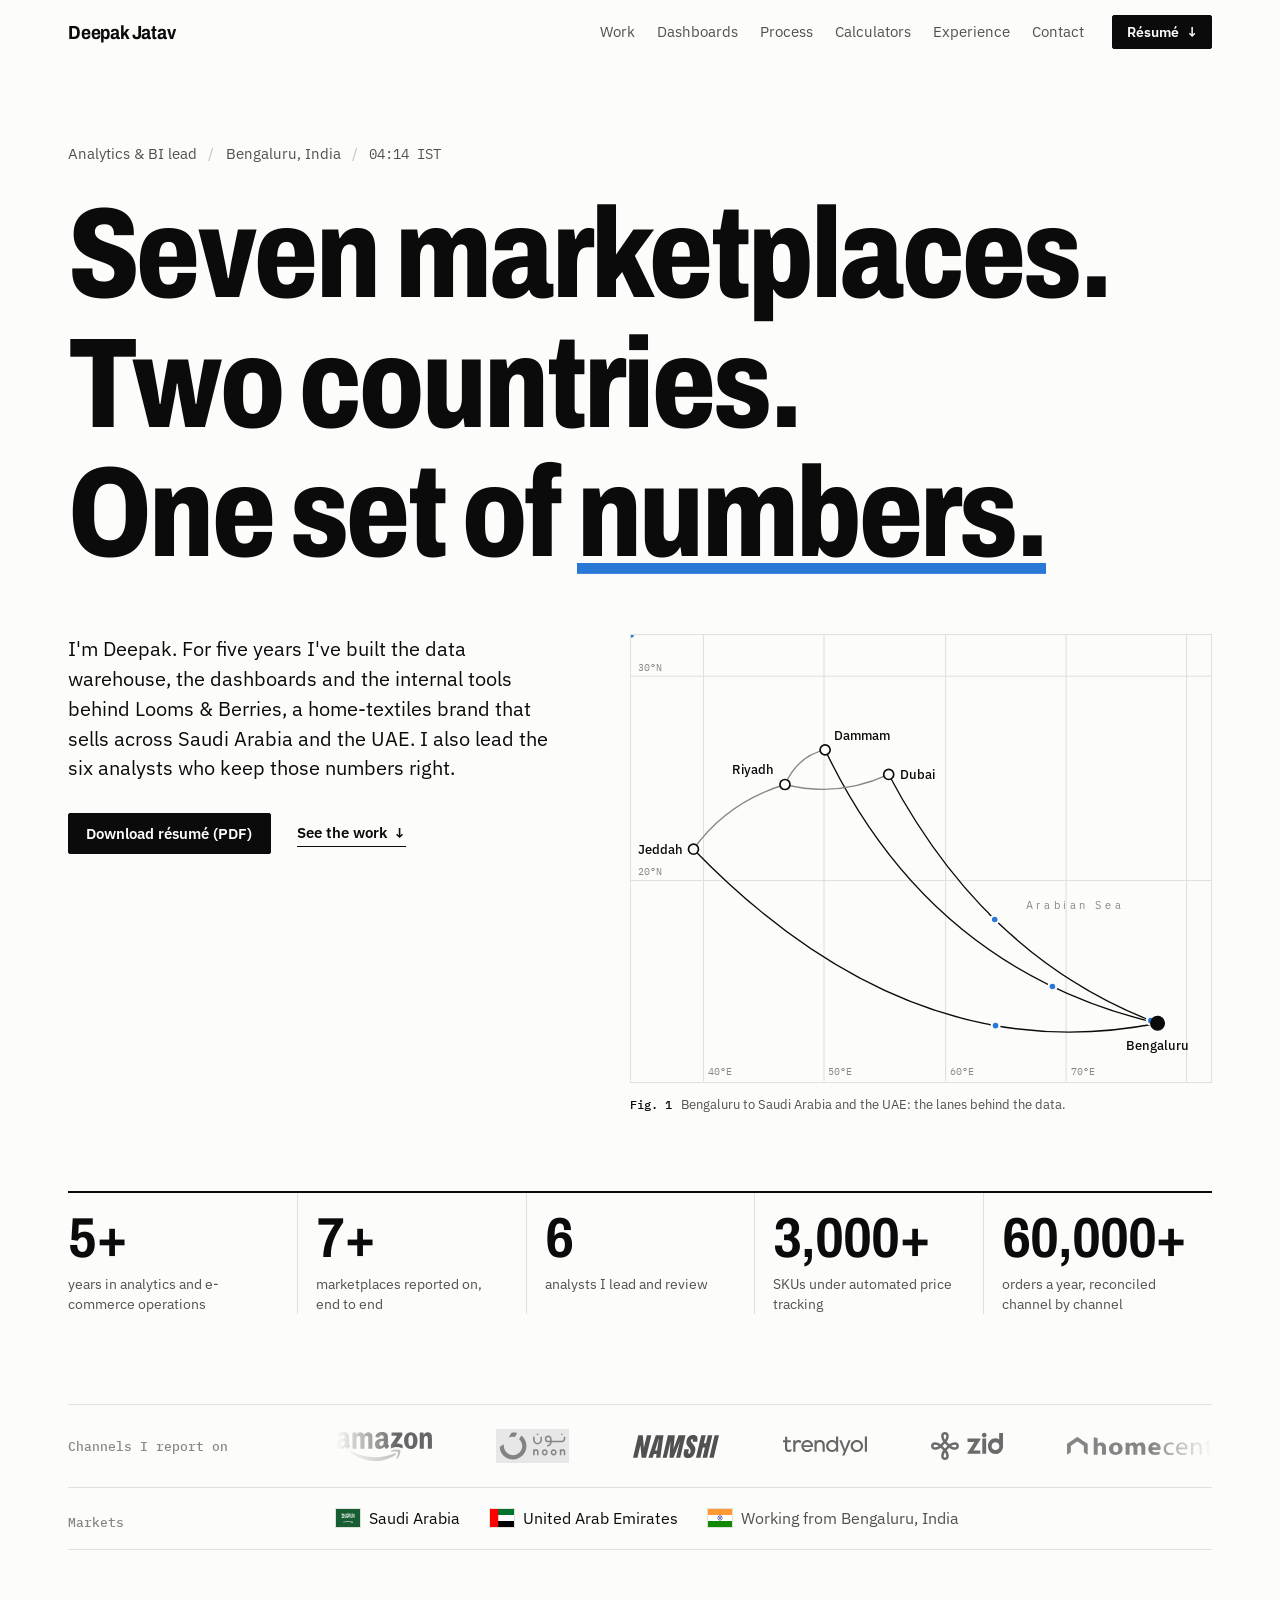
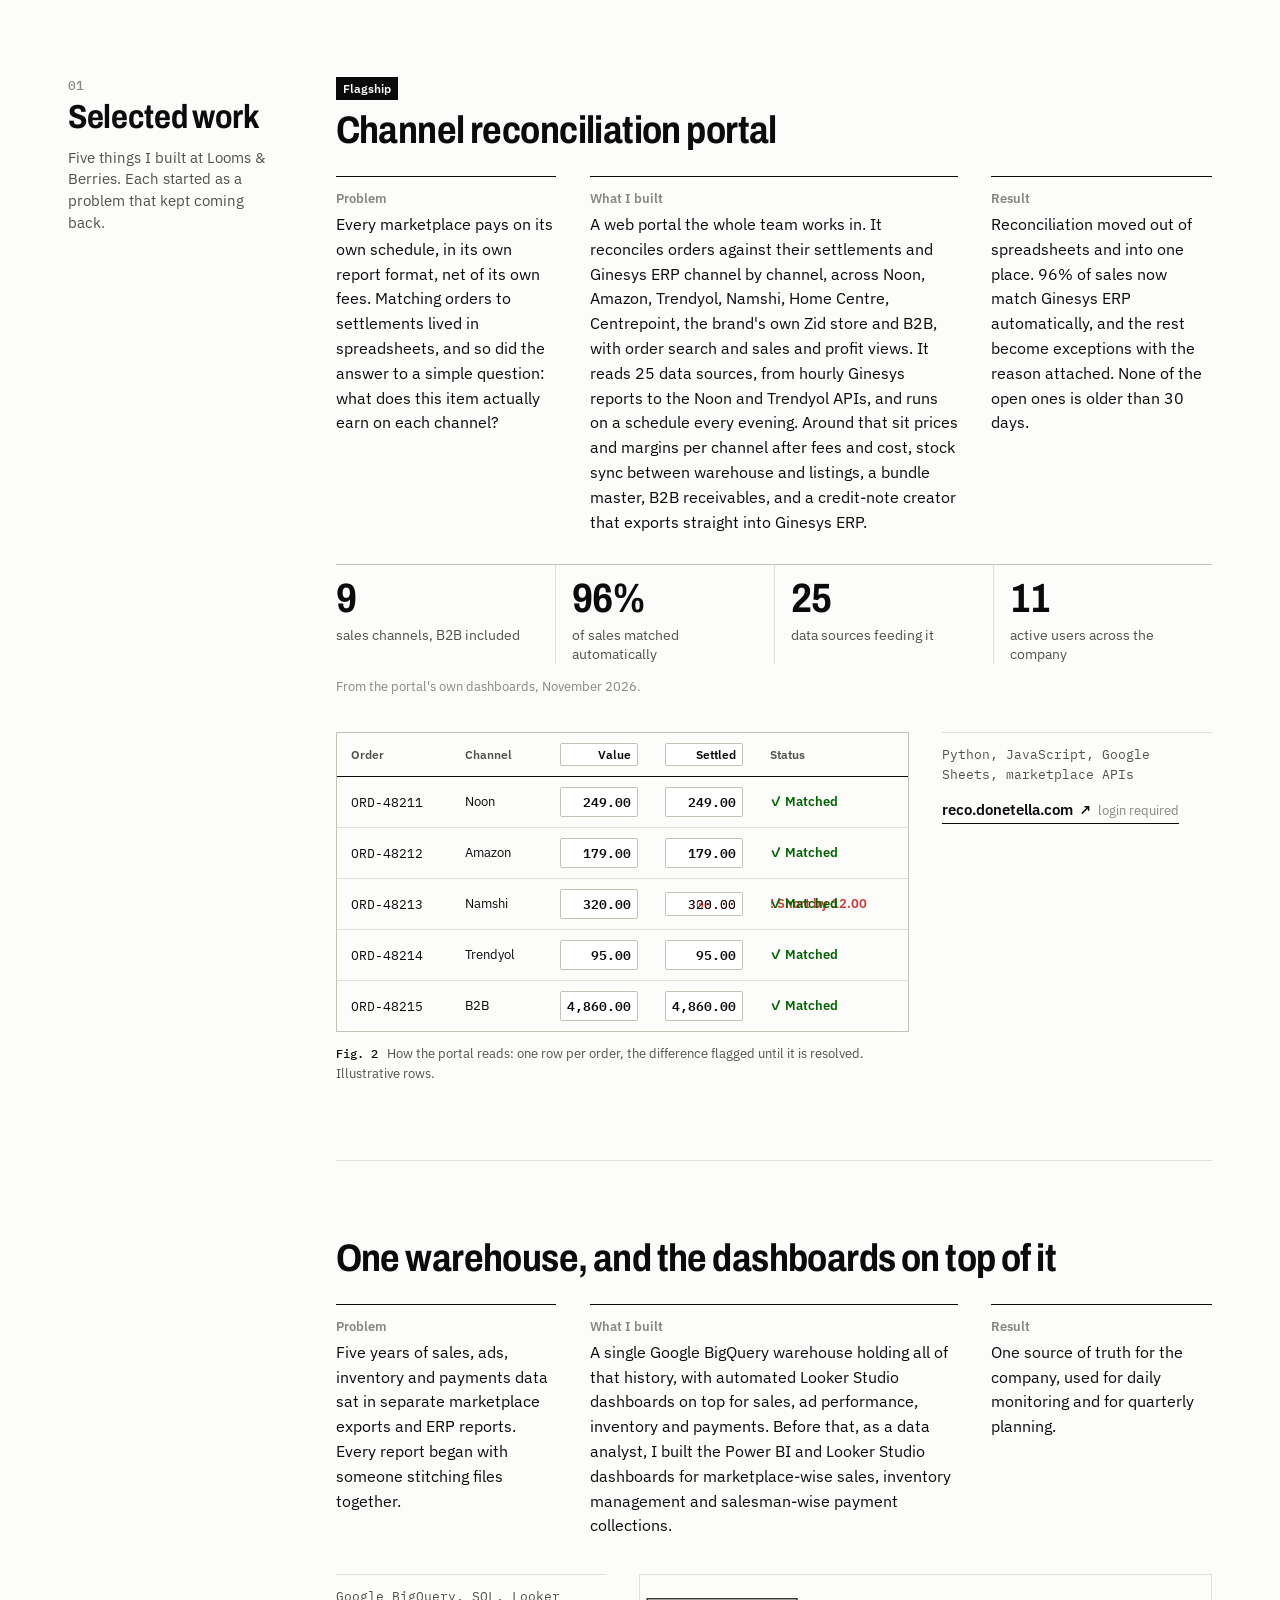
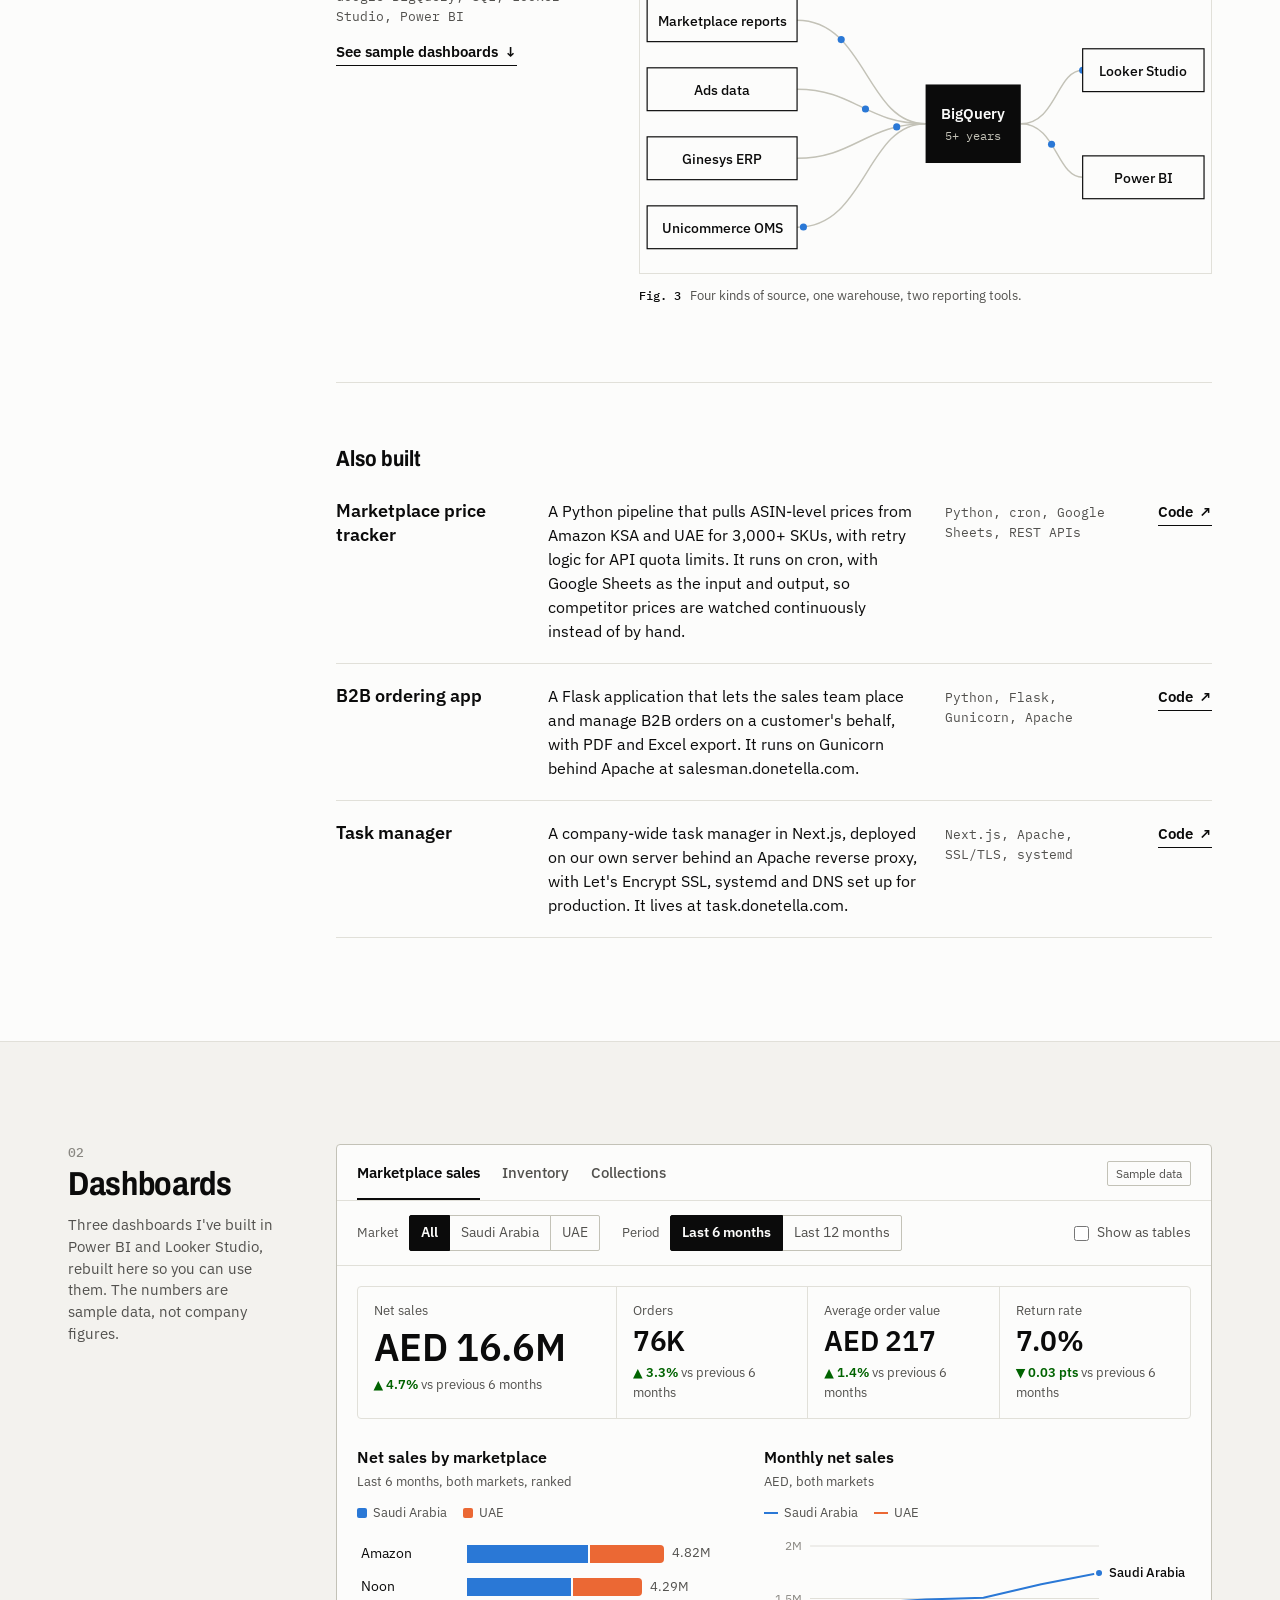
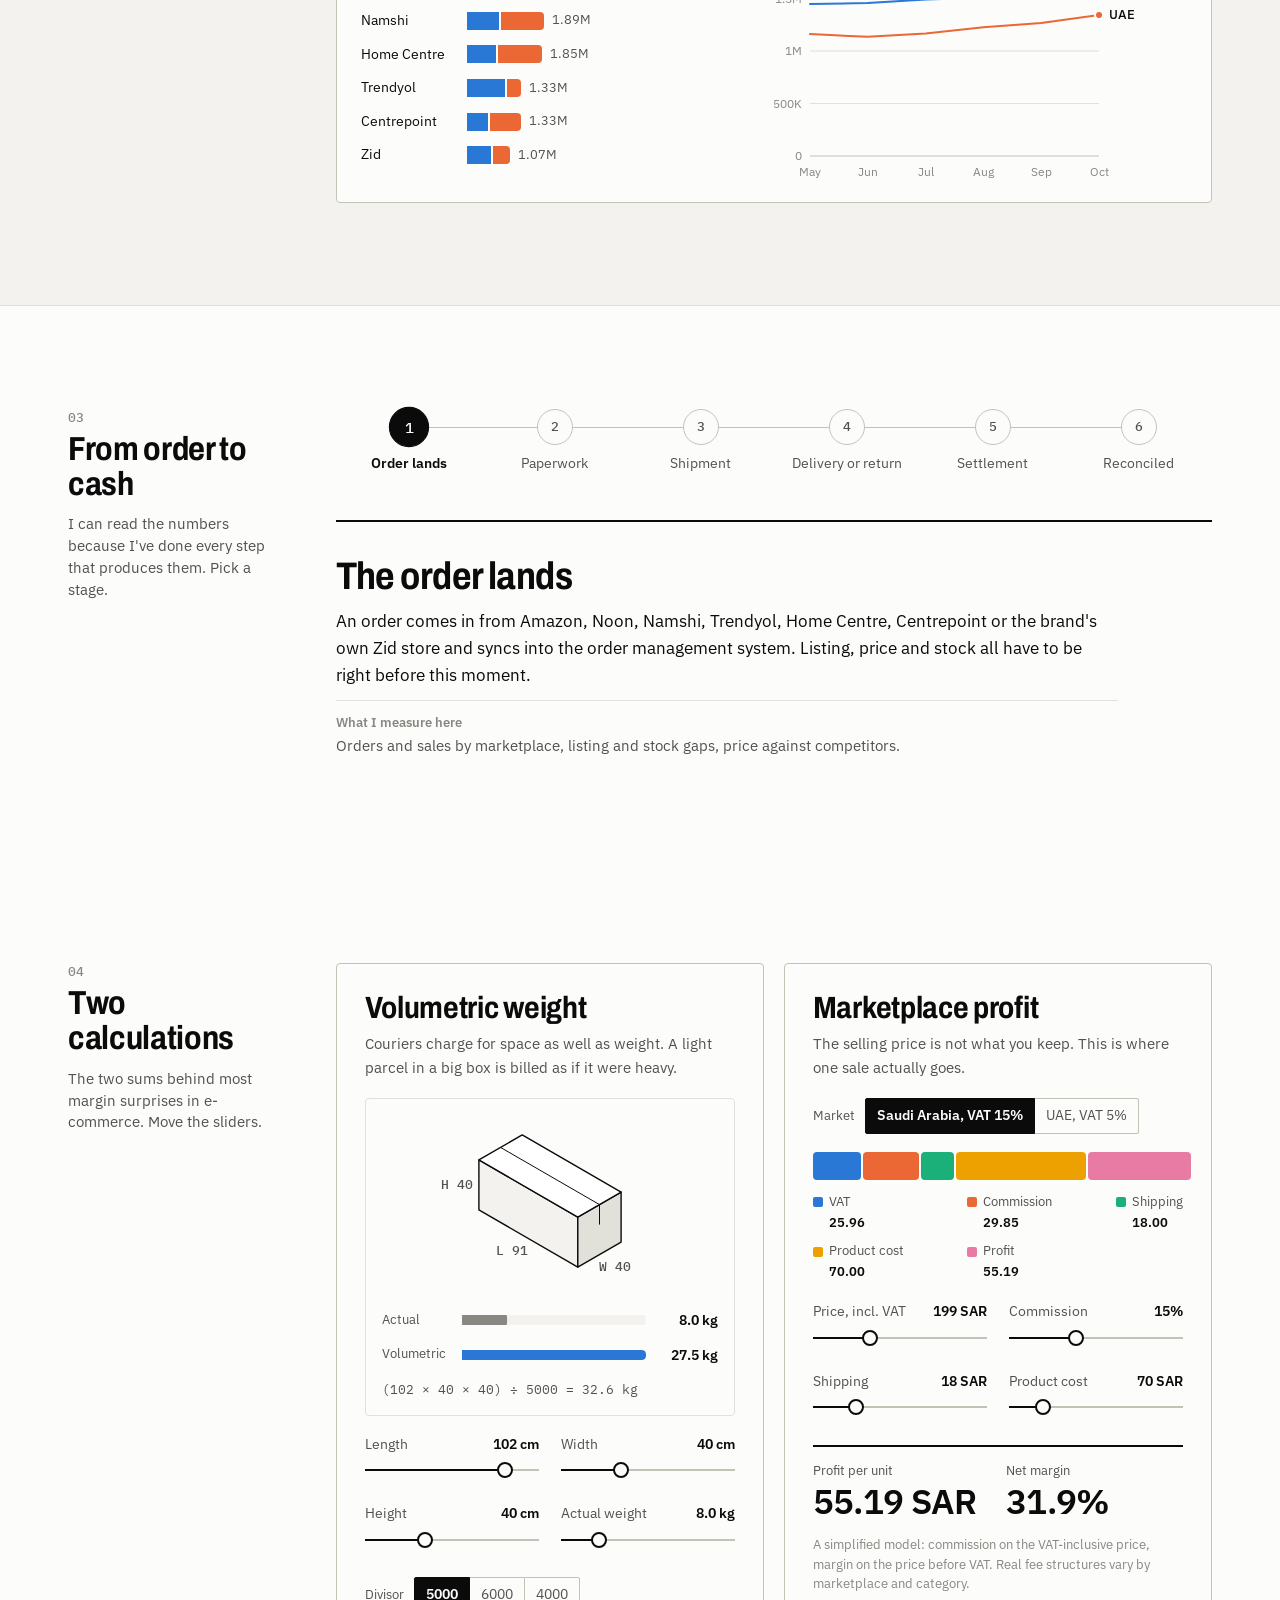
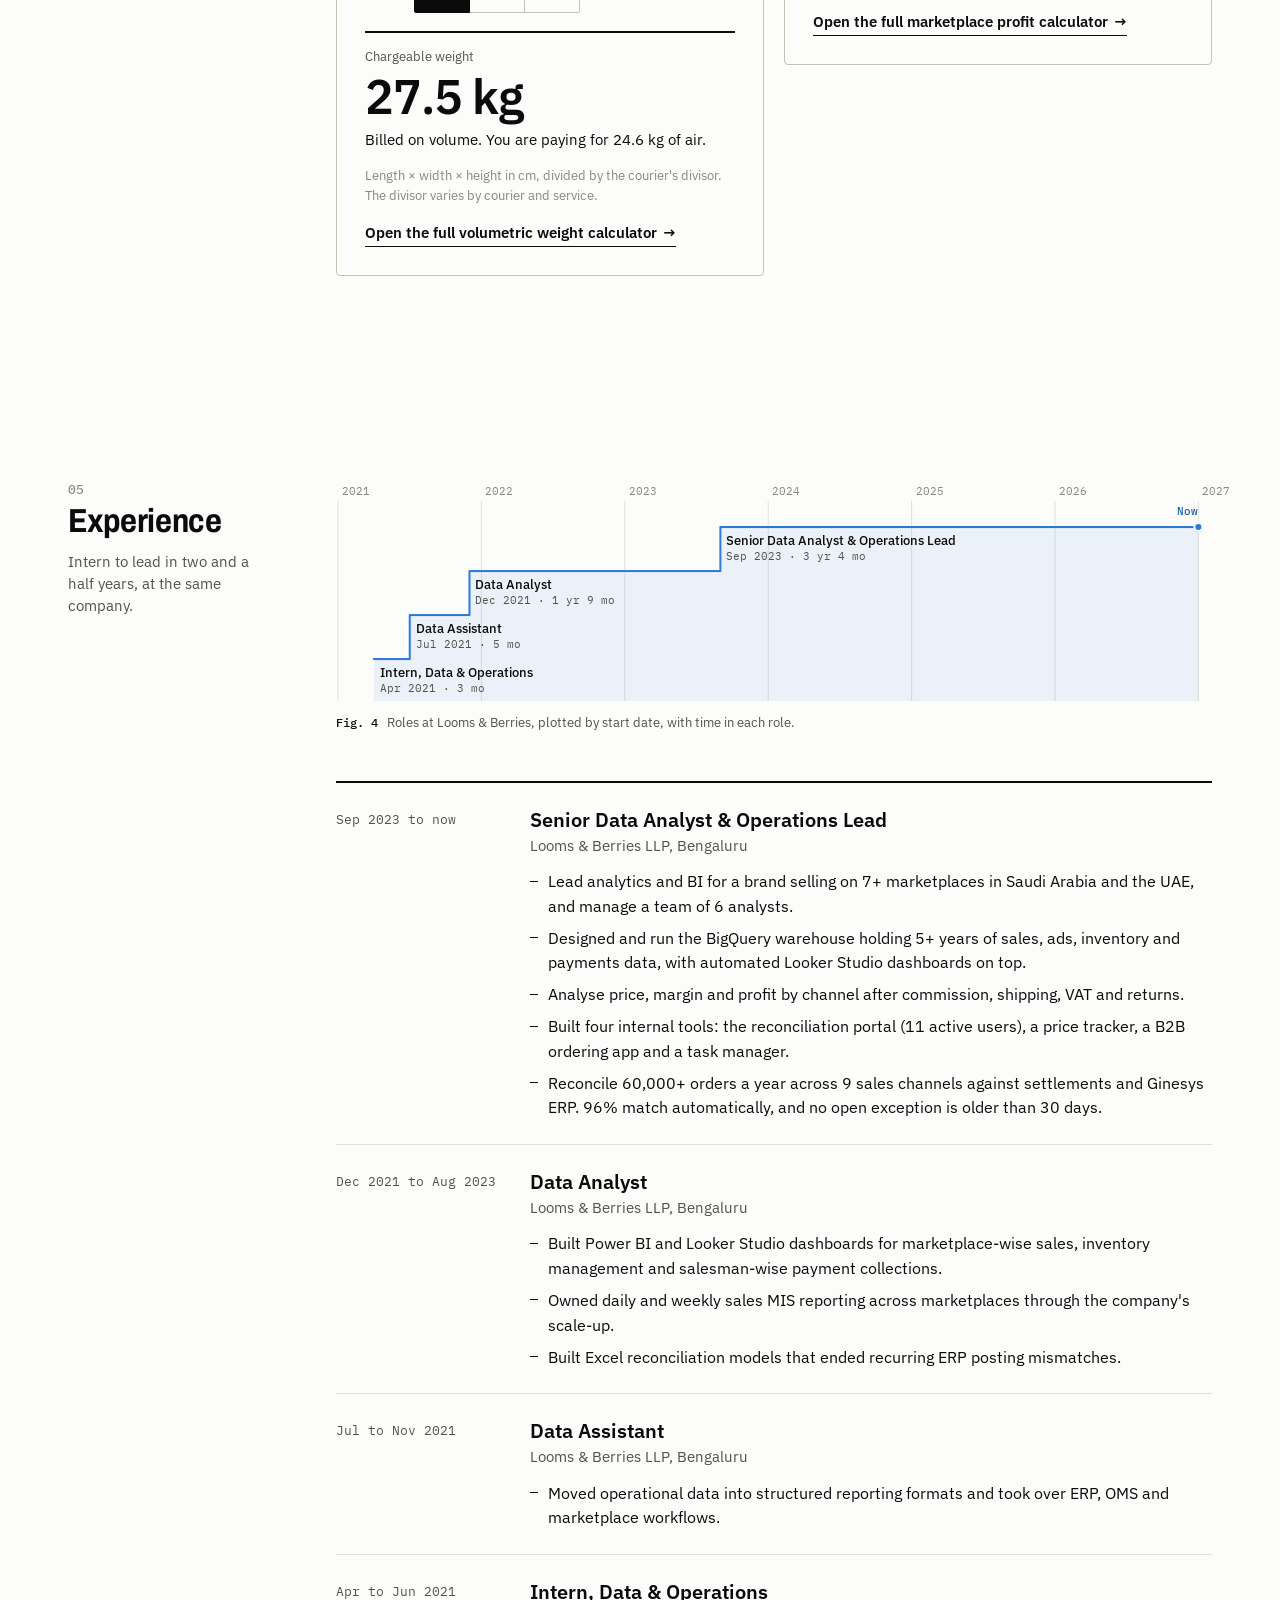
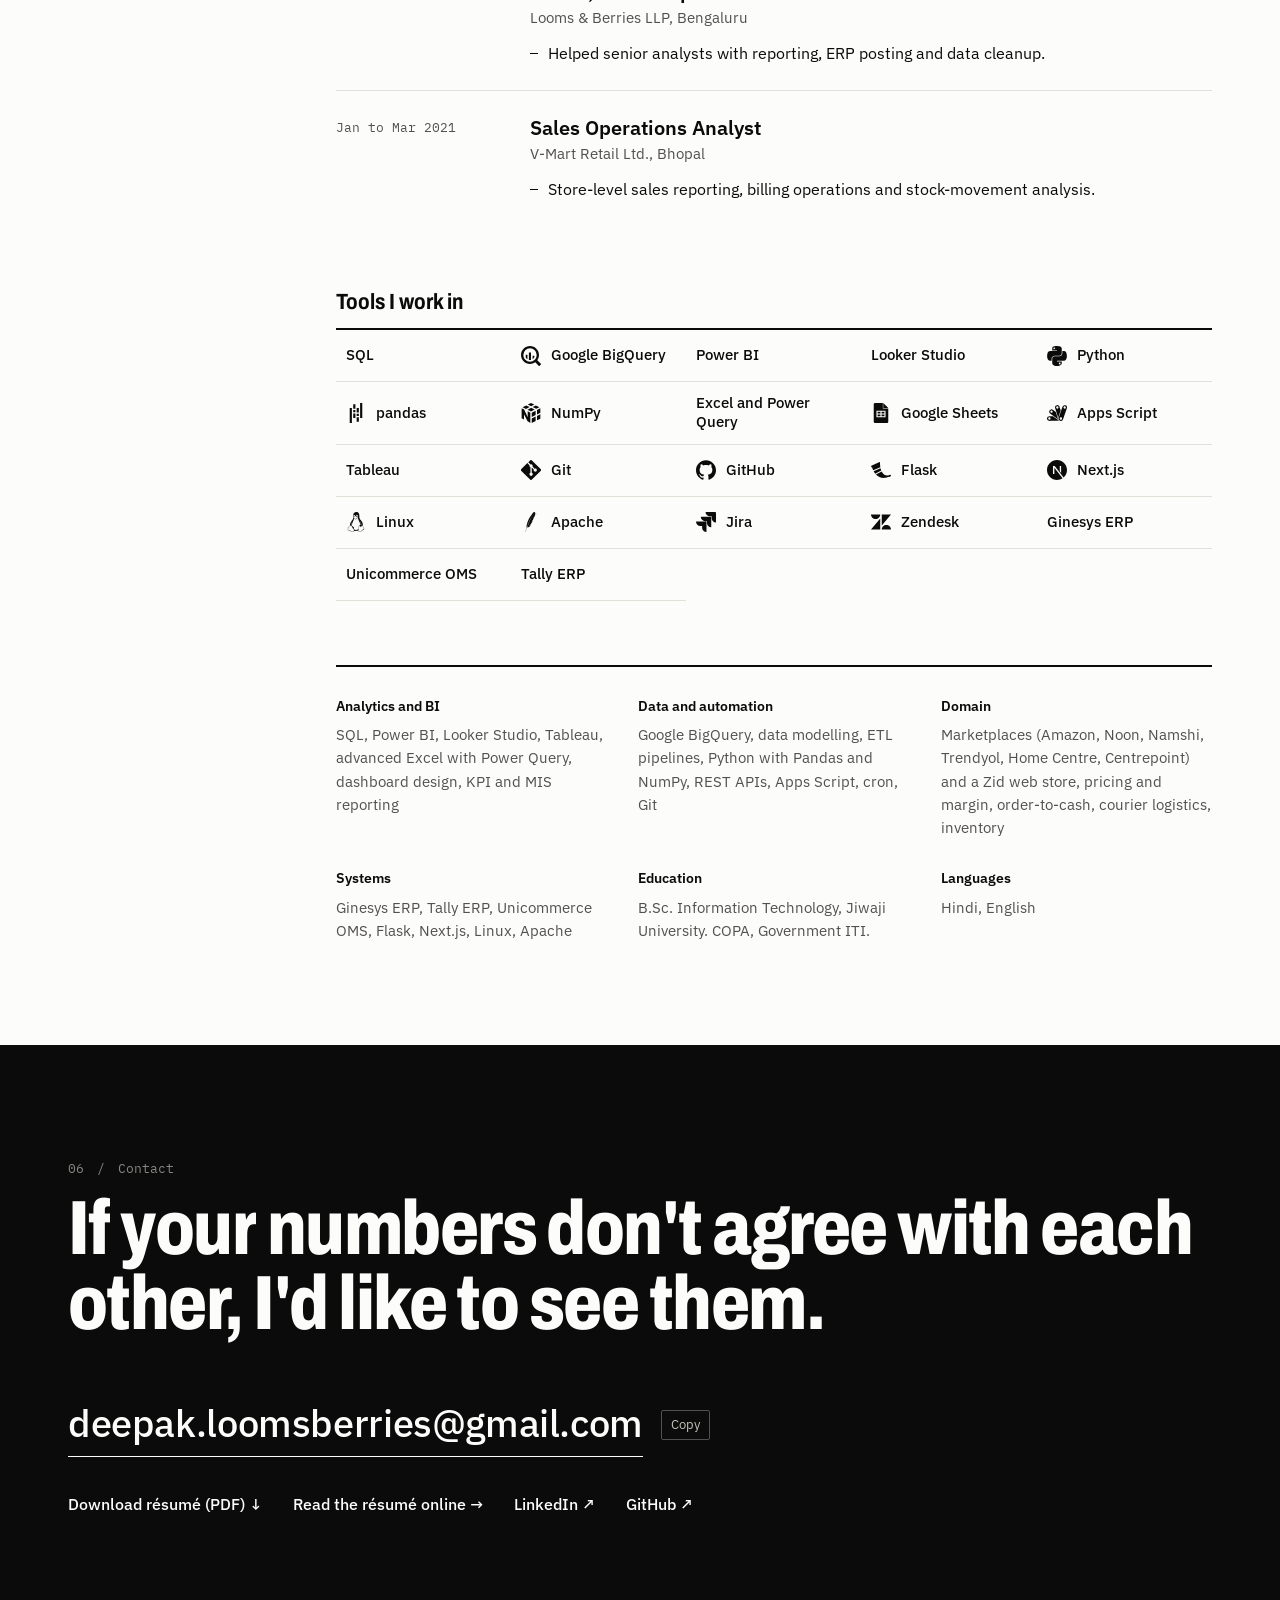
<file: index.html>
<!DOCTYPE html>
<html lang="en">
<head>
<meta charset="utf-8">
<meta name="viewport" content="width=device-width, initial-scale=1">
<title>Deepak Jatav | E-commerce Analytics &amp; BI Lead, Bengaluru</title>
<meta name="description" content="Deepak Jatav, analytics and BI lead in Bengaluru: BigQuery warehouse, dashboards and reconciliation for 60,000+ orders a year on Amazon, Noon, Namshi and Trendyol in Saudi Arabia and the UAE.">
<meta name="author" content="Deepak Jatav">
<meta name="theme-color" content="#fcfcfb">
<link rel="canonical" href="https://deepakjatav.com/">

<meta property="og:type" content="profile">
<meta property="og:site_name" content="Deepak Jatav">
<meta property="profile:first_name" content="Deepak">
<meta property="profile:last_name" content="Jatav">
<meta property="og:title" content="Deepak Jatav | E-commerce Analytics &amp; BI Lead">
<meta property="og:description" content="Seven marketplaces. Two countries. One set of numbers.">
<meta property="og:url" content="https://deepakjatav.com/">
<meta property="og:image" content="https://deepakjatav.com/assets/og-image.png">
<meta name="twitter:card" content="summary_large_image">

<link rel="icon" href="assets/favicon.svg" type="image/svg+xml">
<link rel="preconnect" href="https://fonts.googleapis.com">
<link rel="preconnect" href="https://fonts.gstatic.com" crossorigin>
<link href="https://fonts.googleapis.com/css2?family=Archivo:wdth,wght@62..125,100..900&family=IBM+Plex+Mono:wght@400;500&family=IBM+Plex+Sans:wght@400;500;600;700&display=swap" rel="stylesheet">
<!-- ?v= must change on every publish: GitHub Pages lets browsers reuse files for 10 minutes -->
<link rel="stylesheet" href="assets/css/style.css?v=2026-11-23.8">
<script>document.documentElement.classList.add('js');setTimeout(function(){document.documentElement.classList.add('ready')},2500);</script>

<!-- ProfilePage tells search engines this page is about one person; keep facts in step with the visible page.
     dateModified must be a full ISO 8601 date-time with a time zone; Google flags a bare date as invalid. -->
<script type="application/ld+json">
{
  "@context": "https://schema.org",
  "@type": "ProfilePage",
  "url": "https://deepakjatav.com/",
  "dateModified": "2026-11-24T21:00:00+05:30",
  "mainEntity": {
    "@type": "Person",
    "name": "Deepak Jatav",
    "jobTitle": "Senior Data Analyst & Operations Lead",
    "description": "Analytics and business intelligence lead for e-commerce marketplaces in Saudi Arabia and the UAE: data warehouse, dashboards and order-to-cash reconciliation for Amazon, Noon, Namshi, Trendyol, Home Centre, Centrepoint and the brand's own Zid store.",
    "worksFor": { "@type": "Organization", "name": "Looms & Berries LLP" },
    "address": { "@type": "PostalAddress", "addressLocality": "Bengaluru", "addressRegion": "Karnataka", "addressCountry": "IN" },
    "alumniOf": { "@type": "CollegeOrUniversity", "name": "Jiwaji University" },
    "url": "https://deepakjatav.com/",
    "sameAs": ["https://www.linkedin.com/in/deepakjatav", "https://github.com/deepakloomsberries"],
    "knowsAbout": ["Business intelligence", "Data analytics", "E-commerce analytics", "Marketplace analytics", "Supply chain analytics", "Order-to-cash reconciliation", "SQL", "Python", "Google BigQuery", "Power BI", "Looker Studio", "Amazon marketplace", "Noon marketplace", "Namshi", "Trendyol", "Zid", "Ginesys ERP", "Unicommerce"]
  }
}
</script>
</head>
<body>

<a class="skip" href="#work">Skip to content</a>

<header class="top" id="top">
  <div class="wrap top-row">
    <a class="top-name" href="#home">Deepak Jatav</a>
    <nav class="top-nav" id="topNav" aria-label="Primary">
      <a href="#work">Work</a>
      <a href="#dashboards">Dashboards</a>
      <a href="#process">Process</a>
      <a href="#calculators">Calculators</a>
      <a href="#experience">Experience</a>
      <a href="#contact">Contact</a>
    </nav>
    <a class="btn btn-solid top-cta" href="assets/Deepak_Jatav_Resume.pdf" download="Deepak_Jatav_Resume.pdf" data-resume>Résumé <span aria-hidden="true">&darr;</span></a>
    <button class="top-menu" id="menuBtn" type="button" aria-expanded="false" aria-controls="topNav">Menu</button>
  </div>
  <div class="progress" aria-hidden="true"><i id="progress"></i></div>
</header>

<main>

<!-- ================= HERO ================= -->
<section class="hero wrap" id="home" data-section>
  <p class="hero-kicker">Analytics &amp; BI lead <span aria-hidden="true">/</span> Bengaluru, India <span aria-hidden="true">/</span> <span id="clock" class="clock"></span></p>

  <h1 class="hero-title" aria-label="Seven marketplaces. Two countries. One set of numbers.">
    <span class="line" aria-hidden="true"><span>Seven marketplaces.</span></span>
    <span class="line" aria-hidden="true"><span>Two countries.</span></span>
    <span class="line" aria-hidden="true"><span>One set of <em>numbers.</em></span></span>
  </h1>

  <div class="hero-grid">
    <div class="hero-copy">
      <p class="hero-lede">I'm Deepak. For five years I've built the data warehouse, the dashboards and the internal tools behind Looms &amp; Berries, a home-textiles brand that sells across Saudi Arabia and the UAE. I also lead the six analysts who keep those numbers right.</p>
      <div class="hero-actions">
        <a class="btn btn-solid" href="assets/Deepak_Jatav_Resume.pdf" download="Deepak_Jatav_Resume.pdf" data-resume>Download résumé (PDF)</a>
        <a class="link-arrow" href="#work">See the work <span aria-hidden="true">&darr;</span></a>
      </div>
    </div>

    <figure class="hero-fig">
      <svg class="map" viewBox="0 0 520 400" role="img" aria-label="Map of trade lanes from Bengaluru to Dubai, Dammam, Jeddah and Riyadh">
        <g class="map-grid">
          <path d="M65 0V400M173 0V400M282 0V400M390 0V400M498 0V400M0 37H520M0 220H520"/>
        </g>
        <g class="map-ticks">
          <text x="69" y="394">40°E</text><text x="177" y="394">50°E</text><text x="286" y="394">60°E</text><text x="394" y="394">70°E</text>
          <text x="6" y="32">30°N</text><text x="6" y="215">20°N</text>
        </g>
        <text class="map-sea" x="398" y="246">Arabian Sea</text>
        <g class="map-lanes">
          <path id="ln1" pathLength="1" d="M472 348 Q 318 290 231 125"/>
          <path id="ln2" pathLength="1" d="M472 348 Q 268 300 174 103"/>
          <path id="ln3" pathLength="1" d="M472 348 Q 250 392 56 192"/>
          <path id="ln4" pathLength="1" class="land" d="M231 125 Q 186 146 138 134"/>
          <path id="ln5" pathLength="1" class="land" d="M174 103 Q 150 108 138 134"/>
          <path id="ln6" pathLength="1" class="land" d="M56 192 Q 86 150 138 134"/>
        </g>
        <g class="map-dots">
          <circle r="3.5"><animateMotion dur="5.2s" repeatCount="indefinite" begin="0.9s"><mpath href="#ln1"/></animateMotion></circle>
          <circle r="3.5"><animateMotion dur="6s" repeatCount="indefinite" begin="2.1s"><mpath href="#ln2"/></animateMotion></circle>
          <circle r="3.5"><animateMotion dur="7s" repeatCount="indefinite" begin="1.4s"><mpath href="#ln3"/></animateMotion></circle>
          <circle r="3.5"><animateMotion dur="5.2s" repeatCount="indefinite" begin="3.5s"><mpath href="#ln1"/></animateMotion></circle>
          <circle r="3.5"><animateMotion dur="7s" repeatCount="indefinite" begin="4.9s"><mpath href="#ln3"/></animateMotion></circle>
        </g>
        <!-- a ring at each destination, timed to the moment a dot arrives (begin = dot begin + dur) -->
        <g class="map-pings">
          <circle cx="231" cy="125" r="4.5" opacity="0"><animate attributeName="r" values="4.5;17;17" keyTimes="0;0.32;1" dur="5.2s" begin="6.1s" repeatCount="indefinite"/><animate attributeName="opacity" values="0.75;0;0" keyTimes="0;0.32;1" dur="5.2s" begin="6.1s" repeatCount="indefinite"/></circle>
          <circle cx="231" cy="125" r="4.5" opacity="0"><animate attributeName="r" values="4.5;17;17" keyTimes="0;0.32;1" dur="5.2s" begin="8.7s" repeatCount="indefinite"/><animate attributeName="opacity" values="0.75;0;0" keyTimes="0;0.32;1" dur="5.2s" begin="8.7s" repeatCount="indefinite"/></circle>
          <circle cx="174" cy="103" r="4.5" opacity="0"><animate attributeName="r" values="4.5;17;17" keyTimes="0;0.28;1" dur="6s" begin="8.1s" repeatCount="indefinite"/><animate attributeName="opacity" values="0.75;0;0" keyTimes="0;0.28;1" dur="6s" begin="8.1s" repeatCount="indefinite"/></circle>
          <circle cx="56" cy="192" r="4.5" opacity="0"><animate attributeName="r" values="4.5;17;17" keyTimes="0;0.24;1" dur="7s" begin="8.4s" repeatCount="indefinite"/><animate attributeName="opacity" values="0.75;0;0" keyTimes="0;0.24;1" dur="7s" begin="8.4s" repeatCount="indefinite"/></circle>
          <circle cx="56" cy="192" r="4.5" opacity="0"><animate attributeName="r" values="4.5;17;17" keyTimes="0;0.24;1" dur="7s" begin="11.9s" repeatCount="indefinite"/><animate attributeName="opacity" values="0.75;0;0" keyTimes="0;0.24;1" dur="7s" begin="11.9s" repeatCount="indefinite"/></circle>
        </g>
        <g class="map-nodes">
          <g transform="translate(472 348)"><circle class="origin" r="6"/><text x="0" y="24" text-anchor="middle">Bengaluru</text></g>
          <g transform="translate(231 125)"><circle r="4.5"/><text x="10" y="4">Dubai</text></g>
          <g transform="translate(174 103)"><circle r="4.5"/><text x="8" y="-9">Dammam</text></g>
          <g transform="translate(138 134)"><circle r="4.5"/><text x="-10" y="-9" text-anchor="end">Riyadh</text></g>
          <g transform="translate(56 192)"><circle r="4.5"/><text x="-9" y="4" text-anchor="end">Jeddah</text></g>
        </g>
      </svg>
      <figcaption><b>Fig. 1</b> Bengaluru to Saudi Arabia and the UAE: the lanes behind the data.</figcaption>
    </figure>
  </div>

  <dl class="facts">
    <div><dt><span data-count="5">5</span>+</dt><dd>years in analytics and e-commerce operations</dd></div>
    <div><dt><span data-count="7">7</span>+</dt><dd>marketplaces reported on, end to end</dd></div>
    <div><dt><span data-count="6">6</span></dt><dd>analysts I lead and review</dd></div>
    <div><dt><span data-count="3000" data-sep>3,000</span>+</dt><dd>SKUs under automated price tracking</dd></div>
    <div><dt><span data-count="60000" data-sep>60,000</span>+</dt><dd>orders a year, reconciled channel by channel</dd></div>
  </dl>
</section>

<!-- ================= CHANNELS AND MARKETS ================= -->
<section class="channels wrap" id="channels" aria-label="Channels and markets" data-section>
  <div class="ch-row">
    <h2 class="ch-label">Channels I report on</h2>
    <!-- Logos are trademarks of their owners, shown to name the channels reported on.
         The list is repeated once (aria-hidden) so the strip can loop without a gap. -->
    <div class="ch-marquee">
      <ul class="ch-track">
        <li><img src="assets/channels/amazon.svg" alt="Amazon" width="96" height="29"></li>
        <li><img src="assets/channels/noon.svg" alt="Noon" width="73" height="34"></li>
        <li><img src="assets/channels/namshi.svg" alt="Namshi" width="86" height="23"></li>
        <li><img src="assets/channels/trendyol.svg" alt="Trendyol" width="84" height="34"></li>
        <li><img src="assets/channels/zid.svg" alt="Zid" width="72" height="28"></li>
        <li><img class="lg-pale" src="assets/channels/homecentre.svg" alt="Home Centre" width="169" height="18"></li>
        <li><img src="assets/channels/centrepoint.svg" alt="Centrepoint" width="159" height="24"></li>
      </ul>
      <ul class="ch-track" aria-hidden="true">
        <li><img src="assets/channels/amazon.svg" alt="" width="96" height="29"></li>
        <li><img src="assets/channels/noon.svg" alt="" width="73" height="34"></li>
        <li><img src="assets/channels/namshi.svg" alt="" width="86" height="23"></li>
        <li><img src="assets/channels/trendyol.svg" alt="" width="84" height="34"></li>
        <li><img src="assets/channels/zid.svg" alt="" width="72" height="28"></li>
        <li><img class="lg-pale" src="assets/channels/homecentre.svg" alt="" width="169" height="18"></li>
        <li><img src="assets/channels/centrepoint.svg" alt="" width="159" height="24"></li>
      </ul>
    </div>
  </div>
  <div class="ch-row">
    <h3 class="ch-label">Markets</h3>
    <ul class="ch-markets">
      <li><img src="assets/flags/sa.svg" alt="" width="24" height="18">Saudi Arabia</li>
      <li><img src="assets/flags/ae.svg" alt="" width="24" height="18">United Arab Emirates</li>
      <li class="ch-base"><img src="assets/flags/in.svg" alt="" width="24" height="18">Working from Bengaluru, India</li>
    </ul>
  </div>
</section>

<!-- ================= WORK ================= -->
<section class="section wrap" id="work" data-section>
  <div class="side">
    <p class="side-no">01</p>
    <h2 class="side-title">Selected work</h2>
    <p class="side-note">Five things I built at Looms &amp; Berries. Each started as a problem that kept coming back.</p>
  </div>

  <div class="main">

    <article class="case" data-reveal>
      <div class="case-text">
        <p class="case-tag">Flagship</p>
        <h3>Channel reconciliation portal</h3>
        <dl class="pso">
          <div><dt>Problem</dt><dd>Every marketplace pays on its own schedule, in its own report format, net of its own fees. Matching orders to settlements lived in spreadsheets, and so did the answer to a simple question: what does this item actually earn on each channel?</dd></div>
          <div><dt>What I built</dt><dd>A web portal the whole team works in. It reconciles orders against their settlements and Ginesys ERP channel by channel, across Noon, Amazon, Trendyol, Namshi, Home Centre, Centrepoint, the brand's own Zid store and B2B, with order search and sales and profit views. It reads 25 data sources, from hourly Ginesys reports to the Noon and Trendyol APIs, and runs on a schedule every evening. Around that sit prices and margins per channel after fees and cost, stock sync between warehouse and listings, a bundle master, B2B receivables, and a credit-note creator that exports straight into Ginesys ERP.</dd></div>
          <div><dt>Result</dt><dd>Reconciliation moved out of spreadsheets and into one place. 96% of sales now match Ginesys ERP automatically, and the rest become exceptions with the reason attached. None of the open ones is older than 30 days.</dd></div>
        </dl>
        <div class="case-nums">
          <dl>
            <div><dt><span data-count="9">9</span></dt><dd>sales channels, B2B included</dd></div>
            <div><dt><span data-count="96">96</span>%</dt><dd>of sales matched automatically</dd></div>
            <div><dt><span data-count="25">25</span></dt><dd>data sources feeding it</dd></div>
            <div><dt><span data-count="11">11</span></dt><dd>active users across the company</dd></div>
          </dl>
          <p class="case-src">From the portal's own dashboards, November 2026.</p>
        </div>
        <p class="case-stack">Python, JavaScript, Google Sheets, marketplace APIs</p>
        <a class="link-arrow" href="https://reco.donetella.com/#/" target="_blank" rel="noopener">reco.donetella.com <span aria-hidden="true">&nearr;</span> <small>login required</small></a>
      </div>

      <figure class="case-fig">
        <div class="recon" aria-hidden="true">
          <div class="recon-head"><span>Order</span><span>Channel</span><span class="num">Value</span><span class="num">Settled</span><span>Status</span></div>
          <div class="recon-row" style="--i:0"><span>ORD-48211</span><span>Noon</span><span class="num">249.00</span><span class="num">249.00</span><span class="st"><i class="ok">Matched</i></span></div>
          <div class="recon-row" style="--i:1"><span>ORD-48212</span><span>Amazon</span><span class="num">179.00</span><span class="num">179.00</span><span class="st"><i class="ok">Matched</i></span></div>
          <div class="recon-row is-diff" style="--i:2"><span>ORD-48213</span><span>Namshi</span><span class="num">320.00</span><span class="num two"><b class="was">308.00</b><b class="now">320.00</b></span><span class="st"><i class="diff">Short by 12.00</i><i class="ok">Matched</i></span></div>
          <div class="recon-row" style="--i:3"><span>ORD-48214</span><span>Trendyol</span><span class="num">95.00</span><span class="num">95.00</span><span class="st"><i class="ok">Matched</i></span></div>
          <div class="recon-row" style="--i:4"><span>ORD-48215</span><span>B2B</span><span class="num">4,860.00</span><span class="num">4,860.00</span><span class="st"><i class="ok">Matched</i></span></div>
        </div>
        <figcaption><b>Fig. 2</b> How the portal reads: one row per order, the difference flagged until it is resolved. Illustrative rows.</figcaption>
      </figure>
    </article>

    <article class="case case-flip" data-reveal>
      <div class="case-text">
        <h3>One warehouse, and the dashboards on top of it</h3>
        <dl class="pso">
          <div><dt>Problem</dt><dd>Five years of sales, ads, inventory and payments data sat in separate marketplace exports and ERP reports. Every report began with someone stitching files together.</dd></div>
          <div><dt>What I built</dt><dd>A single Google BigQuery warehouse holding all of that history, with automated Looker Studio dashboards on top for sales, ad performance, inventory and payments. Before that, as a data analyst, I built the Power BI and Looker Studio dashboards for marketplace-wise sales, inventory management and salesman-wise payment collections.</dd></div>
          <div><dt>Result</dt><dd>One source of truth for the company, used for daily monitoring and for quarterly planning.</dd></div>
        </dl>
        <p class="case-stack">Google BigQuery, SQL, Looker Studio, Power BI</p>
        <a class="link-arrow" href="#dashboards">See sample dashboards <span aria-hidden="true">&darr;</span></a>
      </div>

      <figure class="case-fig">
        <svg class="pipe" viewBox="0 0 480 250" role="img" aria-label="Diagram: marketplace reports, ads data, ERP and OMS feed one BigQuery warehouse, which feeds Looker Studio and Power BI dashboards">
          <g class="pipe-lines">
            <path id="pp1" pathLength="1" d="M132 38 C 190 38 190 125 240 125"/>
            <path id="pp2" pathLength="1" d="M132 96 C 180 96 190 125 240 125"/>
            <path id="pp3" pathLength="1" d="M132 154 C 180 154 190 125 240 125"/>
            <path id="pp4" pathLength="1" d="M132 212 C 190 212 190 125 240 125"/>
            <path id="pp5" pathLength="1" d="M320 125 C 350 125 350 80 372 80"/>
            <path id="pp6" pathLength="1" d="M320 125 C 350 125 350 170 372 170"/>
          </g>
          <g class="pipe-pk">
            <circle r="3"><animateMotion dur="2.8s" repeatCount="indefinite" begin="0s"><mpath href="#pp1"/></animateMotion></circle>
            <circle r="3"><animateMotion dur="2.8s" repeatCount="indefinite" begin="-0.7s"><mpath href="#pp2"/></animateMotion></circle>
            <circle r="3"><animateMotion dur="2.8s" repeatCount="indefinite" begin="-1.4s"><mpath href="#pp3"/></animateMotion></circle>
            <circle r="3"><animateMotion dur="2.8s" repeatCount="indefinite" begin="-2.1s"><mpath href="#pp4"/></animateMotion></circle>
            <circle r="3"><animateMotion dur="2s" repeatCount="indefinite" begin="-0.4s"><mpath href="#pp5"/></animateMotion></circle>
            <circle r="3"><animateMotion dur="2s" repeatCount="indefinite" begin="-1.3s"><mpath href="#pp6"/></animateMotion></circle>
          </g>
          <g class="pipe-box">
            <rect x="6" y="20" width="126" height="36"/><text x="69" y="43">Marketplace reports</text>
            <rect x="6" y="78" width="126" height="36"/><text x="69" y="101">Ads data</text>
            <rect x="6" y="136" width="126" height="36"/><text x="69" y="159">Ginesys ERP</text>
            <rect x="6" y="194" width="126" height="36"/><text x="69" y="217">Unicommerce OMS</text>
          </g>
          <g class="pipe-core">
            <rect x="240" y="92" width="80" height="66"/><text x="280" y="121">BigQuery</text><text class="sub" x="280" y="139">5+ years</text>
          </g>
          <g class="pipe-box">
            <rect x="372" y="62" width="102" height="36"/><text x="423" y="85">Looker Studio</text>
            <rect x="372" y="152" width="102" height="36"/><text x="423" y="175">Power BI</text>
          </g>
        </svg>
        <figcaption><b>Fig. 3</b> Four kinds of source, one warehouse, two reporting tools.</figcaption>
      </figure>
    </article>

    <div class="more" data-reveal>
      <h3 class="more-title">Also built</h3>
      <ul class="more-list">
        <li>
          <h4>Marketplace price tracker</h4>
          <p>A Python pipeline that pulls ASIN-level prices from Amazon KSA and UAE for 3,000+ SKUs, with retry logic for API quota limits. It runs on cron, with Google Sheets as the input and output, so competitor prices are watched continuously instead of by hand.</p>
          <p class="more-stack">Python, cron, Google Sheets, REST APIs</p>
          <a class="link-arrow" href="https://github.com/deepakloomsberries/amazon_price" target="_blank" rel="noopener">Code <span aria-hidden="true">&nearr;</span></a>
        </li>
        <li>
          <h4>B2B ordering app</h4>
          <p>A Flask application that lets the sales team place and manage B2B orders on a customer's behalf, with PDF and Excel export. It runs on Gunicorn behind Apache at salesman.donetella.com.</p>
          <p class="more-stack">Python, Flask, Gunicorn, Apache</p>
          <a class="link-arrow" href="https://github.com/deepakloomsberries/b2b_app" target="_blank" rel="noopener">Code <span aria-hidden="true">&nearr;</span></a>
        </li>
        <li>
          <h4>Task manager</h4>
          <p>A company-wide task manager in Next.js, deployed on our own server behind an Apache reverse proxy, with Let's Encrypt SSL, systemd and DNS set up for production. It lives at task.donetella.com.</p>
          <p class="more-stack">Next.js, Apache, SSL/TLS, systemd</p>
          <a class="link-arrow" href="https://github.com/deepakloomsberries/task_manager" target="_blank" rel="noopener">Code <span aria-hidden="true">&nearr;</span></a>
        </li>
      </ul>
    </div>

  </div>
</section>

<!-- ================= DASHBOARDS ================= -->
<section class="band" id="dashboards" data-section>
  <div class="section wrap">
    <div class="side">
      <p class="side-no">02</p>
      <h2 class="side-title">Dashboards</h2>
      <p class="side-note">Three dashboards I've built in Power BI and Looker Studio, rebuilt here so you can use them. The numbers are sample data, not company figures.</p>
    </div>

    <div class="main">
      <div class="dash" id="dash">
        <div class="dash-top">
          <div class="tabs" role="tablist" aria-label="Sample dashboards">
            <button type="button" role="tab" aria-selected="true" data-view="sales">Marketplace sales</button>
            <button type="button" role="tab" aria-selected="false" data-view="inventory">Inventory</button>
            <button type="button" role="tab" aria-selected="false" data-view="collections">Collections</button>
          </div>
          <span class="sample">Sample data</span>
        </div>

        <div class="filters">
          <div class="seg" role="group" aria-label="Market">
            <span class="seg-label">Market</span>
            <button type="button" aria-pressed="true" data-market="all">All</button>
            <button type="button" aria-pressed="false" data-market="ksa">Saudi Arabia</button>
            <button type="button" aria-pressed="false" data-market="uae">UAE</button>
          </div>
          <div class="seg" role="group" aria-label="Period">
            <span class="seg-label">Period</span>
            <button type="button" aria-pressed="true" data-period="6">Last 6 months</button>
            <button type="button" aria-pressed="false" data-period="12">Last 12 months</button>
          </div>
          <label class="tick"><input type="checkbox" id="asTable"> Show as tables</label>
        </div>

        <div class="dash-view" id="dashView" aria-live="polite"></div>
        <div class="tip" id="tip" role="tooltip" hidden></div>
      </div>
      <noscript><p class="note">The sample dashboards need JavaScript to run.</p></noscript>
    </div>
  </div>
</section>

<!-- ================= PROCESS ================= -->
<section class="section wrap" id="process" data-section>
  <div class="side">
    <p class="side-no">03</p>
    <h2 class="side-title">From order to cash</h2>
    <p class="side-note">I can read the numbers because I've done every step that produces them. Pick a stage.</p>
  </div>

  <div class="main">
    <div class="flow" id="flow">
      <ol class="flow-steps" role="tablist" aria-label="Order-to-cash stages">
        <li><button type="button" role="tab" aria-selected="true" data-step="0"><i>1</i><span>Order lands</span></button></li>
        <li><button type="button" role="tab" aria-selected="false" data-step="1"><i>2</i><span>Paperwork</span></button></li>
        <li><button type="button" role="tab" aria-selected="false" data-step="2"><i>3</i><span>Shipment</span></button></li>
        <li><button type="button" role="tab" aria-selected="false" data-step="3"><i>4</i><span>Delivery or return</span></button></li>
        <li><button type="button" role="tab" aria-selected="false" data-step="4"><i>5</i><span>Settlement</span></button></li>
        <li><button type="button" role="tab" aria-selected="false" data-step="5"><i>6</i><span>Reconciled</span></button></li>
      </ol>

      <div class="flow-panels">
        <article class="flow-panel is-on" data-panel="0">
          <h3>The order lands</h3>
          <p>An order comes in from Amazon, Noon, Namshi, Trendyol, Home Centre, Centrepoint or the brand's own Zid store and syncs into the order management system. Listing, price and stock all have to be right before this moment.</p>
          <p class="flow-data"><b>What I measure here</b> Orders and sales by marketplace, listing and stock gaps, price against competitors.</p>
        </article>
        <article class="flow-panel" data-panel="1">
          <h3>The paperwork</h3>
          <p>Sales order, then sales invoice, then delivery challan. Three documents raised in ERP that have to agree with each other and with the marketplace order before anything leaves the warehouse.</p>
          <p class="flow-data"><b>What I measure here</b> Posting accuracy between Unicommerce, Ginesys ERP and the marketplace order.</p>
        </article>
        <article class="flow-panel" data-panel="2">
          <h3>The shipment</h3>
          <p>The parcel is booked with Aramex, iMile or Thabit Logistics and gets its tracking number. Couriers bill on whichever is higher, actual or volumetric weight, so the size of the box decides the freight cost.</p>
          <p class="flow-data"><b>What I measure here</b> Freight cost per order, billed weight against actual weight, courier invoice differences.</p>
        </article>
        <article class="flow-panel" data-panel="3">
          <h3>Delivery, or return</h3>
          <p>Most parcels are delivered. Some come back. Every return and refund is traced to the order it belongs to, and the stock is reconciled back into the right location.</p>
          <p class="flow-data"><b>What I measure here</b> Return and refund rates by channel, stock by location after returns.</p>
        </article>
        <article class="flow-panel" data-panel="4">
          <h3>The settlement</h3>
          <p>The marketplace pays out, minus commission, shipping fees, VAT and adjustments. This is where margin is made or lost, so every deduction is checked line by line.</p>
          <p class="flow-data"><b>What I measure here</b> Margin and profit per product and channel after every fee.</p>
        </article>
        <article class="flow-panel" data-panel="5">
          <h3>Reconciled and closed</h3>
          <p>Each order is matched to its settlement and to Ginesys ERP. Anything that does not match becomes an exception with a reason attached, and is worked until it clears. The sales and returns data then goes out audit-ready for Saudi Arabia VAT filing.</p>
          <p class="flow-data"><b>What I measure here</b> Orders matched, open differences, month-end close status.</p>
        </article>
      </div>
    </div>
  </div>
</section>

<!-- ================= CALCULATORS ================= -->
<section class="section wrap" id="calculators" data-section>
  <div class="side">
    <p class="side-no">04</p>
    <h2 class="side-title">Two calculations</h2>
    <p class="side-note">The two sums behind most margin surprises in e-commerce. Move the sliders.</p>
  </div>

  <div class="main calc-grid">

    <article class="calc" id="volCalc">
      <h3>Volumetric weight</h3>
      <p class="calc-intro">Couriers charge for space as well as weight. A light parcel in a big box is billed as if it were heavy.</p>

      <div class="calc-stage">
        <svg class="isobox" id="isoBox" viewBox="0 0 300 200" aria-hidden="true"></svg>
        <div class="readout">
          <div class="readout-row"><span>Actual</span><span class="meter"><i id="volBarActual"></i></span><b><span id="volActualOut">8.0</span> kg</b></div>
          <div class="readout-row"><span>Volumetric</span><span class="meter"><i class="on" id="volBarVol"></i></span><b><span id="volVolOut">19.2</span> kg</b></div>
          <p class="formula" id="volFormula">(60 × 40 × 40) ÷ 5000 = 19.2 kg</p>
        </div>
      </div>

      <div class="inputs">
        <label class="slider"><span>Length <b><output id="volLOut">60</output> cm</b></span><input type="range" id="volL" min="10" max="120" value="60"></label>
        <label class="slider"><span>Width <b><output id="volWOut">40</output> cm</b></span><input type="range" id="volW" min="10" max="100" value="40"></label>
        <label class="slider"><span>Height <b><output id="volHOut">40</output> cm</b></span><input type="range" id="volH" min="10" max="100" value="40"></label>
        <label class="slider"><span>Actual weight <b><output id="volKgOut">8.0</output> kg</b></span><input type="range" id="volKg" min="0.5" max="40" step="0.5" value="8"></label>
      </div>

      <div class="seg" role="group" aria-label="Volumetric divisor">
        <span class="seg-label">Divisor</span>
        <button type="button" aria-pressed="true" data-div="5000">5000</button>
        <button type="button" aria-pressed="false" data-div="6000">6000</button>
        <button type="button" aria-pressed="false" data-div="4000">4000</button>
      </div>

      <div class="verdict" id="volVerdict" aria-live="polite">
        <span class="verdict-label">Chargeable weight</span>
        <b class="verdict-num"><span id="volChargeOut">19.2</span> kg</b>
        <p id="volVerdictText">Billed on volume. You are paying for 11.2 kg of air.</p>
      </div>
      <p class="note">Length × width × height in cm, divided by the courier's divisor. The divisor varies by courier and service.</p>
      <a class="link-arrow calc-open" href="volumetric-weight-calculator/">Open the full volumetric weight calculator <span aria-hidden="true">&rarr;</span></a>
    </article>

    <article class="calc" id="profitCalc">
      <h3>Marketplace profit</h3>
      <p class="calc-intro">The selling price is not what you keep. This is where one sale actually goes.</p>

      <div class="seg" role="group" aria-label="Market">
        <span class="seg-label">Market</span>
        <button type="button" aria-pressed="true" data-vat="ksa">Saudi Arabia, VAT 15%</button>
        <button type="button" aria-pressed="false" data-vat="uae">UAE, VAT 5%</button>
      </div>

      <div class="split" id="splitBar" role="img" aria-label="Breakdown of one sale">
        <i data-k="vat"></i><i data-k="comm"></i><i data-k="ship"></i><i data-k="cost"></i><i data-k="profit"></i>
      </div>
      <ul class="split-legend">
        <li><i data-k="vat"></i><span>VAT</span><b id="pVat">25.96</b></li>
        <li><i data-k="comm"></i><span>Commission</span><b id="pComm">29.85</b></li>
        <li><i data-k="ship"></i><span>Shipping</span><b id="pShip">18.00</b></li>
        <li><i data-k="cost"></i><span>Product cost</span><b id="pCost">70.00</b></li>
        <li><i data-k="profit"></i><span>Profit</span><b id="pProfit">55.19</b></li>
      </ul>

      <div class="inputs">
        <label class="slider"><span>Price, incl. VAT <b><output id="pPriceOut">199</output> <i class="cur">SAR</i></b></span><input type="range" id="pPrice" min="20" max="600" value="199"></label>
        <label class="slider"><span>Commission <b><output id="pCommPctOut">15</output>%</b></span><input type="range" id="pCommPct" min="0" max="40" value="15"></label>
        <label class="slider"><span>Shipping <b><output id="pShipOut">18</output> <i class="cur">SAR</i></b></span><input type="range" id="pShipIn" min="0" max="80" value="18"></label>
        <label class="slider"><span>Product cost <b><output id="pCostOut">70</output> <i class="cur">SAR</i></b></span><input type="range" id="pCostIn" min="5" max="400" value="70"></label>
      </div>

      <div class="verdict verdict-two" id="profitVerdict" aria-live="polite">
        <div><span class="verdict-label">Profit per unit</span><b class="verdict-num"><span id="pProfitBig">55.19</span> <i class="cur">SAR</i></b></div>
        <div><span class="verdict-label">Net margin</span><b class="verdict-num"><span id="pMargin">31.9</span>%</b></div>
      </div>
      <p class="note">A simplified model: commission on the VAT-inclusive price, margin on the price before VAT. Real fee structures vary by marketplace and category.</p>
      <a class="link-arrow calc-open" href="marketplace-profit-calculator/">Open the full marketplace profit calculator <span aria-hidden="true">&rarr;</span></a>
    </article>

  </div>
</section>

<!-- ================= EXPERIENCE ================= -->
<section class="section wrap" id="experience" data-section>
  <div class="side">
    <p class="side-no">05</p>
    <h2 class="side-title">Experience</h2>
    <p class="side-note">Intern to lead in two and a half years, at the same company.</p>
  </div>

  <div class="main">
    <figure class="career" id="career">
      <div class="career-host" role="img" aria-label="Step chart of roles at Looms &amp; Berries: Intern from April 2021, Data Assistant from July 2021, Data Analyst from December 2021, Senior Data Analyst and Operations Lead from September 2023 to now."></div>
      <figcaption><b>Fig. 4</b> Roles at Looms &amp; Berries, plotted by start date, with time in each role.</figcaption>
    </figure>

    <ol class="xp">
      <li>
        <p class="xp-when">Sep 2023 to now</p>
        <div class="xp-what">
          <h3>Senior Data Analyst &amp; Operations Lead</h3>
          <p class="xp-where">Looms &amp; Berries LLP, Bengaluru</p>
          <ul>
            <li>Lead analytics and BI for a brand selling on 7+ marketplaces in Saudi Arabia and the UAE, and manage a team of 6 analysts.</li>
            <li>Designed and run the BigQuery warehouse holding 5+ years of sales, ads, inventory and payments data, with automated Looker Studio dashboards on top.</li>
            <li>Analyse price, margin and profit by channel after commission, shipping, VAT and returns.</li>
            <li>Built four internal tools: the reconciliation portal (11 active users), a price tracker, a B2B ordering app and a task manager.</li>
            <li>Reconcile 60,000+ orders a year across 9 sales channels against settlements and Ginesys ERP. 96% match automatically, and no open exception is older than 30 days.</li>
          </ul>
        </div>
      </li>
      <li>
        <p class="xp-when">Dec 2021 to Aug 2023</p>
        <div class="xp-what">
          <h3>Data Analyst</h3>
          <p class="xp-where">Looms &amp; Berries LLP, Bengaluru</p>
          <ul>
            <li>Built Power BI and Looker Studio dashboards for marketplace-wise sales, inventory management and salesman-wise payment collections.</li>
            <li>Owned daily and weekly sales MIS reporting across marketplaces through the company's scale-up.</li>
            <li>Built Excel reconciliation models that ended recurring ERP posting mismatches.</li>
          </ul>
        </div>
      </li>
      <li>
        <p class="xp-when">Jul to Nov 2021</p>
        <div class="xp-what">
          <h3>Data Assistant</h3>
          <p class="xp-where">Looms &amp; Berries LLP, Bengaluru</p>
          <ul><li>Moved operational data into structured reporting formats and took over ERP, OMS and marketplace workflows.</li></ul>
        </div>
      </li>
      <li>
        <p class="xp-when">Apr to Jun 2021</p>
        <div class="xp-what">
          <h3>Intern, Data &amp; Operations</h3>
          <p class="xp-where">Looms &amp; Berries LLP, Bengaluru</p>
          <ul><li>Helped senior analysts with reporting, ERP posting and data cleanup.</li></ul>
        </div>
      </li>
      <li>
        <p class="xp-when">Jan to Mar 2021</p>
        <div class="xp-what">
          <h3>Sales Operations Analyst</h3>
          <p class="xp-where">V-Mart Retail Ltd., Bhopal</p>
          <ul><li>Store-level sales reporting, billing operations and stock-movement analysis.</li></ul>
        </div>
      </li>
    </ol>

    <div class="tools">
      <h3 class="tools-title">Tools I work in</h3>
      <ul class="tools-grid">
        <li class="tl"><span>SQL</span></li>
        <li class="tl"><i class="tl-ic ic-googlebigquery" aria-hidden="true"></i><span>Google BigQuery</span></li>
        <li class="tl"><span>Power BI</span></li>
        <li class="tl"><span>Looker Studio</span></li>
        <li class="tl"><i class="tl-ic ic-python" aria-hidden="true"></i><span>Python</span></li>
        <li class="tl"><i class="tl-ic ic-pandas" aria-hidden="true"></i><span>pandas</span></li>
        <li class="tl"><i class="tl-ic ic-numpy" aria-hidden="true"></i><span>NumPy</span></li>
        <li class="tl"><span>Excel and Power Query</span></li>
        <li class="tl"><i class="tl-ic ic-googlesheets" aria-hidden="true"></i><span>Google Sheets</span></li>
        <li class="tl"><i class="tl-ic ic-googleappsscript" aria-hidden="true"></i><span>Apps Script</span></li>
        <li class="tl"><span>Tableau</span></li>
        <li class="tl"><i class="tl-ic ic-git" aria-hidden="true"></i><span>Git</span></li>
        <li class="tl"><i class="tl-ic ic-github" aria-hidden="true"></i><span>GitHub</span></li>
        <li class="tl"><i class="tl-ic ic-flask" aria-hidden="true"></i><span>Flask</span></li>
        <li class="tl"><i class="tl-ic ic-nextdotjs" aria-hidden="true"></i><span>Next.js</span></li>
        <li class="tl"><i class="tl-ic ic-linux" aria-hidden="true"></i><span>Linux</span></li>
        <li class="tl"><i class="tl-ic ic-apache" aria-hidden="true"></i><span>Apache</span></li>
        <li class="tl"><i class="tl-ic ic-jira" aria-hidden="true"></i><span>Jira</span></li>
        <li class="tl"><i class="tl-ic ic-zendesk" aria-hidden="true"></i><span>Zendesk</span></li>
        <li class="tl"><span>Ginesys ERP</span></li>
        <li class="tl"><span>Unicommerce OMS</span></li>
        <li class="tl"><span>Tally ERP</span></li>
      </ul>
    </div>

    <div class="kit">
      <div>
        <h3>Analytics and BI</h3>
        <p>SQL, Power BI, Looker Studio, Tableau, advanced Excel with Power Query, dashboard design, KPI and MIS reporting</p>
      </div>
      <div>
        <h3>Data and automation</h3>
        <p>Google BigQuery, data modelling, ETL pipelines, Python with Pandas and NumPy, REST APIs, Apps Script, cron, Git</p>
      </div>
      <div>
        <h3>Domain</h3>
        <p>Marketplaces (Amazon, Noon, Namshi, Trendyol, Home Centre, Centrepoint) and a Zid web store, pricing and margin, order-to-cash, courier logistics, inventory</p>
      </div>
      <div>
        <h3>Systems</h3>
        <p>Ginesys ERP, Tally ERP, Unicommerce OMS, Flask, Next.js, Linux, Apache</p>
      </div>
      <div>
        <h3>Education</h3>
        <p>B.Sc. Information Technology, Jiwaji University. COPA, Government ITI.</p>
      </div>
      <div>
        <h3>Languages</h3>
        <p>Hindi, English</p>
      </div>
    </div>
  </div>
</section>

</main>

<!-- ================= CONTACT ================= -->
<footer class="end" id="contact" data-section>
  <div class="wrap">
    <p class="end-kicker">06 <span aria-hidden="true">/</span> Contact</p>
    <h2 class="end-title">If your numbers don't agree with each other, I'd like to see them.</h2>

    <button class="mail" id="copyMail" type="button" data-mail="deepak.loomsberries@gmail.com" aria-label="Copy email address deepak.loomsberries@gmail.com">
      <span class="mail-text">deepak.loomsberries@gmail.com</span>
      <span class="mail-hint" id="copyMailHint">Copy</span>
    </button>

    <ul class="end-links">
      <li><a href="assets/Deepak_Jatav_Resume.pdf" download="Deepak_Jatav_Resume.pdf" data-resume>Download résumé (PDF) <span aria-hidden="true">&darr;</span></a></li>
      <li><a href="resume.html">Read the résumé online <span aria-hidden="true">&rarr;</span></a></li>
      <li><a href="https://www.linkedin.com/in/deepakjatav" target="_blank" rel="noopener">LinkedIn <span aria-hidden="true">&nearr;</span></a></li>
      <li><a href="https://github.com/deepakloomsberries" target="_blank" rel="noopener">GitHub <span aria-hidden="true">&nearr;</span></a></li>
    </ul>

    <div class="end-foot">
      <span>&copy; <span id="year">2026</span> Deepak Jatav</span>
      <span>Bengaluru, India</span>
      <a href="#home">Back to top <span aria-hidden="true">&uarr;</span></a>
    </div>
  </div>
</footer>

<div class="toast" id="toast" role="status" aria-live="polite"></div>

<script src="assets/js/main.js?v=2026-11-23.8" defer></script>
</body>
</html>
</file>
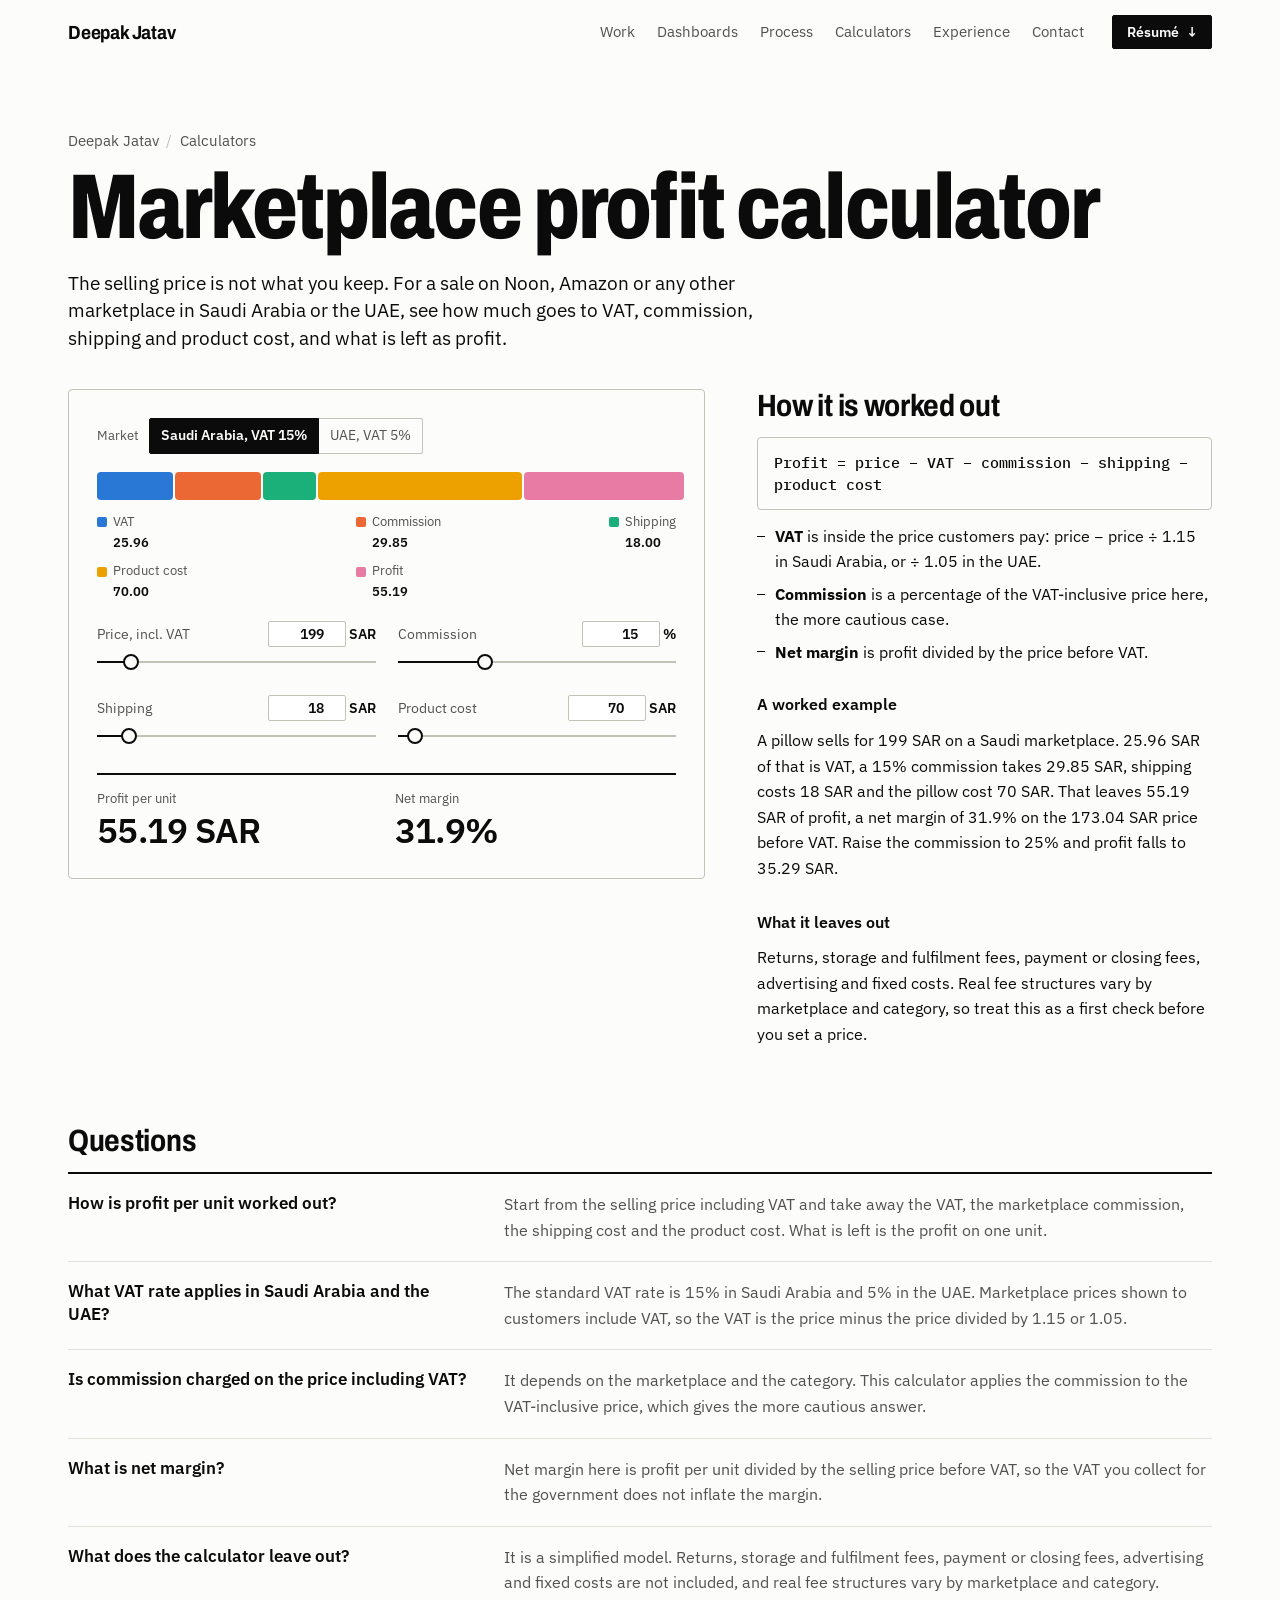
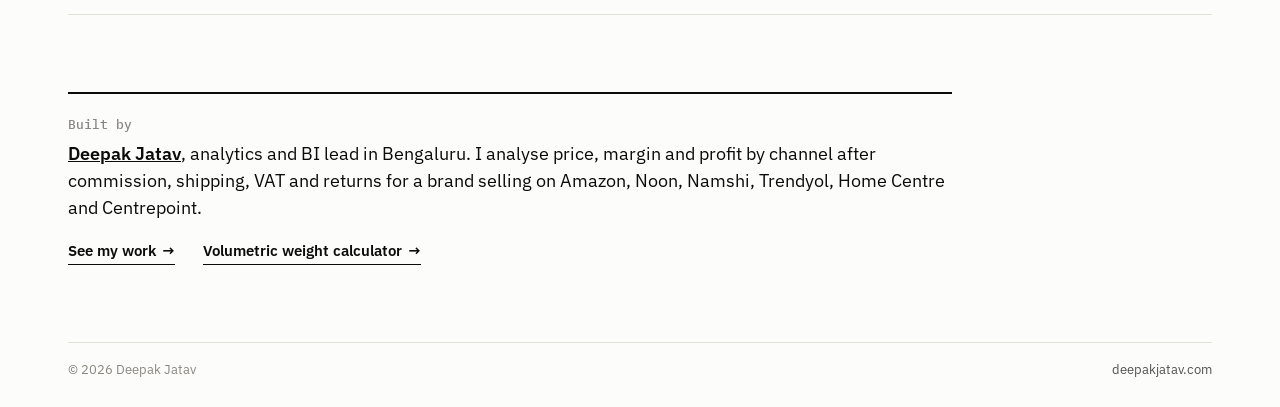
<file: marketplace-profit-calculator/index.html>
<!DOCTYPE html>
<html lang="en">
<head>
<meta charset="utf-8">
<meta name="viewport" content="width=device-width, initial-scale=1">
<title>Noon &amp; Amazon Profit Calculator with VAT (KSA, UAE) | Deepak Jatav</title>
<meta name="description" content="Free marketplace profit calculator for Noon, Amazon and other channels in Saudi Arabia (15% VAT) and the UAE (5% VAT). See VAT, commission, shipping, product cost, profit per unit and net margin.">
<meta name="author" content="Deepak Jatav">
<meta name="theme-color" content="#fcfcfb">
<link rel="canonical" href="https://deepakjatav.com/marketplace-profit-calculator/">

<meta property="og:type" content="website">
<meta property="og:site_name" content="Deepak Jatav">
<meta property="og:title" content="Marketplace Profit Calculator: Saudi Arabia and UAE, with VAT">
<meta property="og:description" content="Where one sale actually goes: VAT, commission, shipping, product cost and the profit left over.">
<meta property="og:url" content="https://deepakjatav.com/marketplace-profit-calculator/">
<meta property="og:image" content="https://deepakjatav.com/assets/og-image.png">
<meta name="twitter:card" content="summary_large_image">

<link rel="icon" href="../assets/favicon.svg" type="image/svg+xml">
<link rel="preconnect" href="https://fonts.googleapis.com">
<link rel="preconnect" href="https://fonts.gstatic.com" crossorigin>
<link href="https://fonts.googleapis.com/css2?family=Archivo:wdth,wght@62..125,100..900&family=IBM+Plex+Mono:wght@400;500&family=IBM+Plex+Sans:wght@400;500;600;700&display=swap" rel="stylesheet">
<!-- ?v= must change on every publish, and match index.html -->
<link rel="stylesheet" href="../assets/css/style.css?v=2026-11-23.8">
<script>document.documentElement.classList.add('js');setTimeout(function(){document.documentElement.classList.add('ready')},2500);</script>

<script type="application/ld+json">
{
  "@context": "https://schema.org",
  "@graph": [
    {
      "@type": "WebApplication",
      "name": "Marketplace profit calculator",
      "url": "https://deepakjatav.com/marketplace-profit-calculator/",
      "applicationCategory": "BusinessApplication",
      "operatingSystem": "Any, runs in the browser",
      "description": "Splits one marketplace sale in Saudi Arabia or the UAE into VAT, commission, shipping, product cost and profit, and shows profit per unit and net margin.",
      "offers": { "@type": "Offer", "price": "0", "priceCurrency": "USD" },
      "author": { "@type": "Person", "name": "Deepak Jatav", "url": "https://deepakjatav.com/" }
    },
    {
      "@type": "BreadcrumbList",
      "itemListElement": [
        { "@type": "ListItem", "position": 1, "name": "Deepak Jatav", "item": "https://deepakjatav.com/" },
        { "@type": "ListItem", "position": 2, "name": "Marketplace profit calculator", "item": "https://deepakjatav.com/marketplace-profit-calculator/" }
      ]
    },
    {
      "@type": "FAQPage",
      "mainEntity": [
        { "@type": "Question", "name": "How is profit per unit worked out?", "acceptedAnswer": { "@type": "Answer", "text": "Start from the selling price including VAT and take away the VAT, the marketplace commission, the shipping cost and the product cost. What is left is the profit on one unit." } },
        { "@type": "Question", "name": "What VAT rate applies in Saudi Arabia and the UAE?", "acceptedAnswer": { "@type": "Answer", "text": "The standard VAT rate is 15% in Saudi Arabia and 5% in the UAE. Marketplace prices shown to customers include VAT, so the VAT is the price minus the price divided by 1.15 or 1.05." } },
        { "@type": "Question", "name": "Is commission charged on the price including VAT?", "acceptedAnswer": { "@type": "Answer", "text": "It depends on the marketplace and the category. This calculator applies the commission to the VAT-inclusive price, which gives the more cautious answer." } },
        { "@type": "Question", "name": "What is net margin?", "acceptedAnswer": { "@type": "Answer", "text": "Net margin here is profit per unit divided by the selling price before VAT, so the VAT you collect for the government does not inflate the margin." } },
        { "@type": "Question", "name": "What does the calculator leave out?", "acceptedAnswer": { "@type": "Answer", "text": "It is a simplified model. Returns, storage and fulfilment fees, payment or closing fees, advertising and fixed costs are not included, and real fee structures vary by marketplace and category." } }
      ]
    }
  ]
}
</script>
</head>
<body>

<a class="skip" href="#calculator">Skip to the calculator</a>

<header class="top" id="top">
  <div class="wrap top-row">
    <a class="top-name" href="../">Deepak Jatav</a>
    <nav class="top-nav" id="topNav" aria-label="Primary">
      <a href="../#work">Work</a>
      <a href="../#dashboards">Dashboards</a>
      <a href="../#process">Process</a>
      <a href="../#calculators">Calculators</a>
      <a href="../#experience">Experience</a>
      <a href="../#contact">Contact</a>
    </nav>
    <a class="btn btn-solid top-cta" href="../assets/Deepak_Jatav_Resume.pdf" download="Deepak_Jatav_Resume.pdf" data-resume>Résumé <span aria-hidden="true">&darr;</span></a>
    <button class="top-menu" id="menuBtn" type="button" aria-expanded="false" aria-controls="topNav">Menu</button>
  </div>
  <div class="progress" aria-hidden="true"><i id="progress"></i></div>
</header>

<main>

<section class="tool-hero wrap">
  <p class="tool-crumbs"><a href="../">Deepak Jatav</a><span aria-hidden="true">/</span><a href="../#calculators">Calculators</a></p>
  <h1 class="tool-title">Marketplace profit calculator</h1>
  <p class="tool-lede">The selling price is not what you keep. For a sale on Noon, Amazon or any other marketplace in Saudi Arabia or the UAE, see how much goes to VAT, commission, shipping and product cost, and what is left as profit.</p>
</section>

<section class="tool-body wrap" id="calculator">
  <div class="tool-grid">

    <article class="calc" id="profitCalc" aria-label="Marketplace profit calculator">
      <div class="seg" role="group" aria-label="Market">
        <span class="seg-label">Market</span>
        <button type="button" aria-pressed="true" data-vat="ksa">Saudi Arabia, VAT 15%</button>
        <button type="button" aria-pressed="false" data-vat="uae">UAE, VAT 5%</button>
      </div>

      <div class="split" id="splitBar" role="img" aria-label="Breakdown of one sale">
        <i data-k="vat"></i><i data-k="comm"></i><i data-k="ship"></i><i data-k="cost"></i><i data-k="profit"></i>
      </div>
      <ul class="split-legend">
        <li><i data-k="vat"></i><span>VAT</span><b id="pVat">25.96</b></li>
        <li><i data-k="comm"></i><span>Commission</span><b id="pComm">29.85</b></li>
        <li><i data-k="ship"></i><span>Shipping</span><b id="pShip">18.00</b></li>
        <li><i data-k="cost"></i><span>Product cost</span><b id="pCost">70.00</b></li>
        <li><i data-k="profit"></i><span>Profit</span><b id="pProfit">55.19</b></li>
      </ul>

      <div class="inputs">
        <label class="slider"><span>Price, incl. VAT <b><input class="num" type="number" data-for="pPrice" min="1" max="2000" step="1" value="199" inputmode="decimal"> <i class="cur">SAR</i></b></span><input type="range" id="pPrice" min="1" max="2000" value="199" aria-label="Price including VAT"></label>
        <label class="slider"><span>Commission <b><input class="num" type="number" data-for="pCommPct" min="0" max="50" step="0.5" value="15" inputmode="decimal"> %</b></span><input type="range" id="pCommPct" min="0" max="50" step="0.5" value="15" aria-label="Commission percentage"></label>
        <label class="slider"><span>Shipping <b><input class="num" type="number" data-for="pShipIn" min="0" max="200" step="1" value="18" inputmode="decimal"> <i class="cur">SAR</i></b></span><input type="range" id="pShipIn" min="0" max="200" value="18" aria-label="Shipping cost"></label>
        <label class="slider"><span>Product cost <b><input class="num" type="number" data-for="pCostIn" min="0" max="2000" step="1" value="70" inputmode="decimal"> <i class="cur">SAR</i></b></span><input type="range" id="pCostIn" min="0" max="2000" value="70" aria-label="Product cost"></label>
      </div>

      <div class="verdict verdict-two" id="profitVerdict" aria-live="polite">
        <div><span class="verdict-label">Profit per unit</span><b class="verdict-num"><span id="pProfitBig">55.19</span> <i class="cur">SAR</i></b></div>
        <div><span class="verdict-label">Net margin</span><b class="verdict-num"><span id="pMargin">31.9</span>%</b></div>
      </div>
    </article>

    <div class="tool-notes">
      <h2>How it is worked out</h2>
      <p class="formula-big">Profit = price − VAT − commission − shipping − product cost</p>
      <ul class="tool-steps">
        <li><b>VAT</b> is inside the price customers pay: price − price ÷ 1.15 in Saudi Arabia, or ÷ 1.05 in the UAE.</li>
        <li><b>Commission</b> is a percentage of the VAT-inclusive price here, the more cautious case.</li>
        <li><b>Net margin</b> is profit divided by the price before VAT.</li>
      </ul>

      <h3>A worked example</h3>
      <p>A pillow sells for 199 SAR on a Saudi marketplace. 25.96 SAR of that is VAT, a 15% commission takes 29.85 SAR, shipping costs 18 SAR and the pillow cost 70 SAR. That leaves 55.19 SAR of profit, a net margin of 31.9% on the 173.04 SAR price before VAT. Raise the commission to 25% and profit falls to 35.29 SAR.</p>

      <h3>What it leaves out</h3>
      <p>Returns, storage and fulfilment fees, payment or closing fees, advertising and fixed costs. Real fee structures vary by marketplace and category, so treat this as a first check before you set a price.</p>
    </div>

  </div>
</section>

<section class="tool-faq wrap">
  <h2 class="tool-h2">Questions</h2>
  <dl class="faq">
    <div><dt>How is profit per unit worked out?</dt><dd>Start from the selling price including VAT and take away the VAT, the marketplace commission, the shipping cost and the product cost. What is left is the profit on one unit.</dd></div>
    <div><dt>What VAT rate applies in Saudi Arabia and the UAE?</dt><dd>The standard VAT rate is 15% in Saudi Arabia and 5% in the UAE. Marketplace prices shown to customers include VAT, so the VAT is the price minus the price divided by 1.15 or 1.05.</dd></div>
    <div><dt>Is commission charged on the price including VAT?</dt><dd>It depends on the marketplace and the category. This calculator applies the commission to the VAT-inclusive price, which gives the more cautious answer.</dd></div>
    <div><dt>What is net margin?</dt><dd>Net margin here is profit per unit divided by the selling price before VAT, so the VAT you collect for the government does not inflate the margin.</dd></div>
    <div><dt>What does the calculator leave out?</dt><dd>It is a simplified model. Returns, storage and fulfilment fees, payment or closing fees, advertising and fixed costs are not included, and real fee structures vary by marketplace and category.</dd></div>
  </dl>
</section>

<section class="tool-author wrap">
  <div class="tool-author-in">
    <p class="tool-author-k">Built by</p>
    <p class="tool-author-t"><a href="../">Deepak Jatav</a>, analytics and BI lead in Bengaluru. I analyse price, margin and profit by channel after commission, shipping, VAT and returns for a brand selling on Amazon, Noon, Namshi, Trendyol, Home Centre and Centrepoint.</p>
    <p class="tool-author-links"><a class="link-arrow" href="../">See my work <span aria-hidden="true">&rarr;</span></a><a class="link-arrow" href="../volumetric-weight-calculator/">Volumetric weight calculator <span aria-hidden="true">&rarr;</span></a></p>
  </div>
</section>

</main>

<footer class="tool-foot wrap">
  <span>&copy; <span id="year">2026</span> Deepak Jatav</span>
  <a href="../">deepakjatav.com</a>
</footer>

<div class="toast" id="toast" role="status" aria-live="polite"></div>

<script src="../assets/js/main.js?v=2026-11-23.8" defer></script>
</body>
</html>
</file>
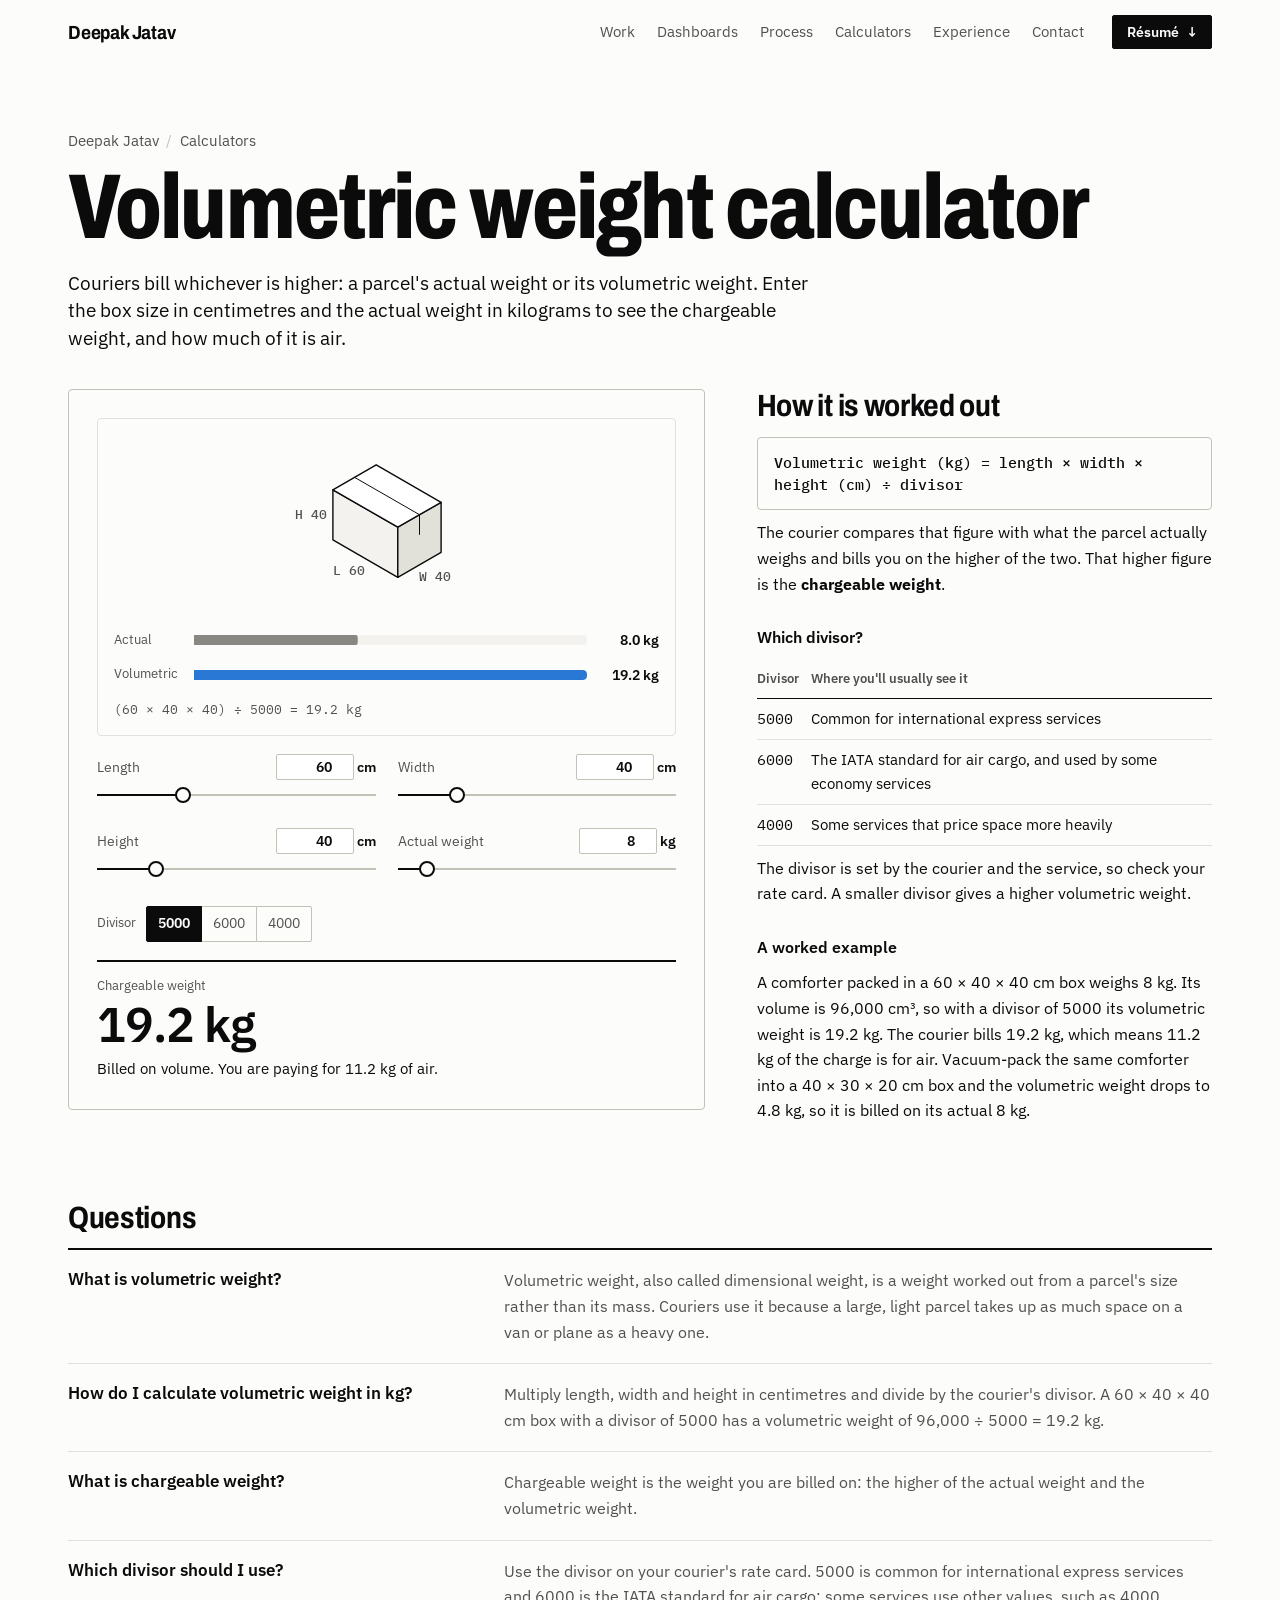
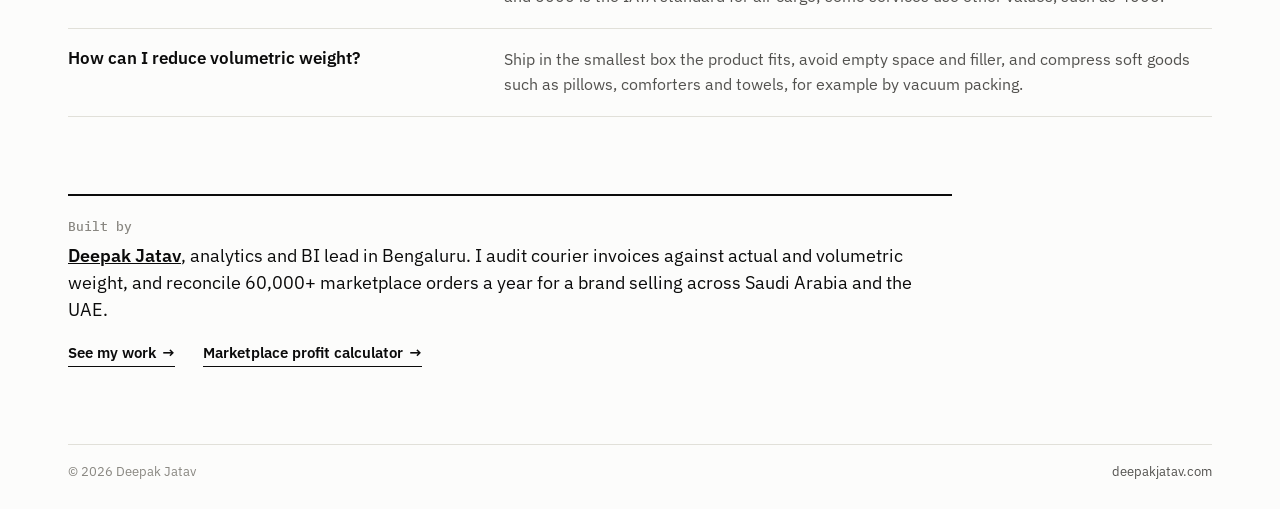
<file: volumetric-weight-calculator/index.html>
<!DOCTYPE html>
<html lang="en">
<head>
<meta charset="utf-8">
<meta name="viewport" content="width=device-width, initial-scale=1">
<title>Volumetric Weight Calculator (cm to kg) | Deepak Jatav</title>
<meta name="description" content="Free volumetric weight calculator. Enter a parcel's length, width and height in cm and its actual weight in kg to see the chargeable weight a courier bills, with divisors 5000, 6000 and 4000.">
<meta name="author" content="Deepak Jatav">
<meta name="theme-color" content="#fcfcfb">
<link rel="canonical" href="https://deepakjatav.com/volumetric-weight-calculator/">

<meta property="og:type" content="website">
<meta property="og:site_name" content="Deepak Jatav">
<meta property="og:title" content="Volumetric Weight Calculator (cm to kg)">
<meta property="og:description" content="See whether a courier bills your parcel on actual or volumetric weight, and how much of it is air.">
<meta property="og:url" content="https://deepakjatav.com/volumetric-weight-calculator/">
<meta property="og:image" content="https://deepakjatav.com/assets/og-image.png">
<meta name="twitter:card" content="summary_large_image">

<link rel="icon" href="../assets/favicon.svg" type="image/svg+xml">
<link rel="preconnect" href="https://fonts.googleapis.com">
<link rel="preconnect" href="https://fonts.gstatic.com" crossorigin>
<link href="https://fonts.googleapis.com/css2?family=Archivo:wdth,wght@62..125,100..900&family=IBM+Plex+Mono:wght@400;500&family=IBM+Plex+Sans:wght@400;500;600;700&display=swap" rel="stylesheet">
<!-- ?v= must change on every publish, and match index.html -->
<link rel="stylesheet" href="../assets/css/style.css?v=2026-11-23.8">
<script>document.documentElement.classList.add('js');setTimeout(function(){document.documentElement.classList.add('ready')},2500);</script>

<script type="application/ld+json">
{
  "@context": "https://schema.org",
  "@graph": [
    {
      "@type": "WebApplication",
      "name": "Volumetric weight calculator",
      "url": "https://deepakjatav.com/volumetric-weight-calculator/",
      "applicationCategory": "BusinessApplication",
      "operatingSystem": "Any, runs in the browser",
      "description": "Works out a parcel's volumetric weight from its length, width and height in centimetres and compares it with the actual weight to give the chargeable weight.",
      "offers": { "@type": "Offer", "price": "0", "priceCurrency": "USD" },
      "author": { "@type": "Person", "name": "Deepak Jatav", "url": "https://deepakjatav.com/" }
    },
    {
      "@type": "BreadcrumbList",
      "itemListElement": [
        { "@type": "ListItem", "position": 1, "name": "Deepak Jatav", "item": "https://deepakjatav.com/" },
        { "@type": "ListItem", "position": 2, "name": "Volumetric weight calculator", "item": "https://deepakjatav.com/volumetric-weight-calculator/" }
      ]
    },
    {
      "@type": "FAQPage",
      "mainEntity": [
        { "@type": "Question", "name": "What is volumetric weight?", "acceptedAnswer": { "@type": "Answer", "text": "Volumetric weight, also called dimensional weight, is a weight worked out from a parcel's size rather than its mass. Couriers use it because a large, light parcel takes up as much space on a van or plane as a heavy one." } },
        { "@type": "Question", "name": "How do I calculate volumetric weight in kg?", "acceptedAnswer": { "@type": "Answer", "text": "Multiply length, width and height in centimetres and divide by the courier's divisor. A 60 × 40 × 40 cm box with a divisor of 5000 has a volumetric weight of 96,000 ÷ 5000 = 19.2 kg." } },
        { "@type": "Question", "name": "What is chargeable weight?", "acceptedAnswer": { "@type": "Answer", "text": "Chargeable weight is the weight you are billed on: the higher of the actual weight and the volumetric weight." } },
        { "@type": "Question", "name": "Which divisor should I use?", "acceptedAnswer": { "@type": "Answer", "text": "Use the divisor on your courier's rate card. 5000 is common for international express services and 6000 is the IATA standard for air cargo; some services use other values, such as 4000." } },
        { "@type": "Question", "name": "How can I reduce volumetric weight?", "acceptedAnswer": { "@type": "Answer", "text": "Ship in the smallest box the product fits, avoid empty space and filler, and compress soft goods such as pillows, comforters and towels, for example by vacuum packing." } }
      ]
    }
  ]
}
</script>
</head>
<body>

<a class="skip" href="#calculator">Skip to the calculator</a>

<header class="top" id="top">
  <div class="wrap top-row">
    <a class="top-name" href="../">Deepak Jatav</a>
    <nav class="top-nav" id="topNav" aria-label="Primary">
      <a href="../#work">Work</a>
      <a href="../#dashboards">Dashboards</a>
      <a href="../#process">Process</a>
      <a href="../#calculators">Calculators</a>
      <a href="../#experience">Experience</a>
      <a href="../#contact">Contact</a>
    </nav>
    <a class="btn btn-solid top-cta" href="../assets/Deepak_Jatav_Resume.pdf" download="Deepak_Jatav_Resume.pdf" data-resume>Résumé <span aria-hidden="true">&darr;</span></a>
    <button class="top-menu" id="menuBtn" type="button" aria-expanded="false" aria-controls="topNav">Menu</button>
  </div>
  <div class="progress" aria-hidden="true"><i id="progress"></i></div>
</header>

<main>

<section class="tool-hero wrap">
  <p class="tool-crumbs"><a href="../">Deepak Jatav</a><span aria-hidden="true">/</span><a href="../#calculators">Calculators</a></p>
  <h1 class="tool-title">Volumetric weight calculator</h1>
  <p class="tool-lede">Couriers bill whichever is higher: a parcel's actual weight or its volumetric weight. Enter the box size in centimetres and the actual weight in kilograms to see the chargeable weight, and how much of it is air.</p>
</section>

<section class="tool-body wrap" id="calculator">
  <div class="tool-grid">

    <article class="calc" id="volCalc" aria-label="Volumetric weight calculator">
      <div class="calc-stage">
        <svg class="isobox" id="isoBox" viewBox="0 0 300 200" aria-hidden="true"></svg>
        <div class="readout">
          <div class="readout-row"><span>Actual</span><span class="meter"><i id="volBarActual"></i></span><b><span id="volActualOut">8.0</span> kg</b></div>
          <div class="readout-row"><span>Volumetric</span><span class="meter"><i class="on" id="volBarVol"></i></span><b><span id="volVolOut">19.2</span> kg</b></div>
          <p class="formula" id="volFormula">(60 × 40 × 40) ÷ 5000 = 19.2 kg</p>
        </div>
      </div>

      <div class="inputs">
        <label class="slider"><span>Length <b><input class="num" type="number" data-for="volL" min="1" max="200" step="1" value="60" inputmode="decimal"> cm</b></span><input type="range" id="volL" min="1" max="200" value="60" aria-label="Length in centimetres"></label>
        <label class="slider"><span>Width <b><input class="num" type="number" data-for="volW" min="1" max="200" step="1" value="40" inputmode="decimal"> cm</b></span><input type="range" id="volW" min="1" max="200" value="40" aria-label="Width in centimetres"></label>
        <label class="slider"><span>Height <b><input class="num" type="number" data-for="volH" min="1" max="200" step="1" value="40" inputmode="decimal"> cm</b></span><input type="range" id="volH" min="1" max="200" value="40" aria-label="Height in centimetres"></label>
        <label class="slider"><span>Actual weight <b><input class="num" type="number" data-for="volKg" min="0.1" max="100" step="0.1" value="8" inputmode="decimal"> kg</b></span><input type="range" id="volKg" min="0.1" max="100" step="0.1" value="8" aria-label="Actual weight in kilograms"></label>
      </div>

      <div class="seg" role="group" aria-label="Volumetric divisor">
        <span class="seg-label">Divisor</span>
        <button type="button" aria-pressed="true" data-div="5000">5000</button>
        <button type="button" aria-pressed="false" data-div="6000">6000</button>
        <button type="button" aria-pressed="false" data-div="4000">4000</button>
      </div>

      <div class="verdict" id="volVerdict" aria-live="polite">
        <span class="verdict-label">Chargeable weight</span>
        <b class="verdict-num"><span id="volChargeOut">19.2</span> kg</b>
        <p id="volVerdictText">Billed on volume. You are paying for 11.2 kg of air.</p>
      </div>
    </article>

    <div class="tool-notes">
      <h2>How it is worked out</h2>
      <p class="formula-big">Volumetric weight (kg) = length × width × height (cm) ÷ divisor</p>
      <p>The courier compares that figure with what the parcel actually weighs and bills you on the higher of the two. That higher figure is the <b>chargeable weight</b>.</p>

      <h3>Which divisor?</h3>
      <table class="tool-table">
        <thead><tr><th scope="col">Divisor</th><th scope="col">Where you'll usually see it</th></tr></thead>
        <tbody>
          <tr><td>5000</td><td>Common for international express services</td></tr>
          <tr><td>6000</td><td>The IATA standard for air cargo, and used by some economy services</td></tr>
          <tr><td>4000</td><td>Some services that price space more heavily</td></tr>
        </tbody>
      </table>
      <p>The divisor is set by the courier and the service, so check your rate card. A smaller divisor gives a higher volumetric weight.</p>

      <h3>A worked example</h3>
      <p>A comforter packed in a 60 × 40 × 40 cm box weighs 8 kg. Its volume is 96,000 cm³, so with a divisor of 5000 its volumetric weight is 19.2 kg. The courier bills 19.2 kg, which means 11.2 kg of the charge is for air. Vacuum-pack the same comforter into a 40 × 30 × 20 cm box and the volumetric weight drops to 4.8 kg, so it is billed on its actual 8 kg.</p>
    </div>

  </div>
</section>

<section class="tool-faq wrap">
  <h2 class="tool-h2">Questions</h2>
  <dl class="faq">
    <div><dt>What is volumetric weight?</dt><dd>Volumetric weight, also called dimensional weight, is a weight worked out from a parcel's size rather than its mass. Couriers use it because a large, light parcel takes up as much space on a van or plane as a heavy one.</dd></div>
    <div><dt>How do I calculate volumetric weight in kg?</dt><dd>Multiply length, width and height in centimetres and divide by the courier's divisor. A 60 × 40 × 40 cm box with a divisor of 5000 has a volumetric weight of 96,000 ÷ 5000 = 19.2 kg.</dd></div>
    <div><dt>What is chargeable weight?</dt><dd>Chargeable weight is the weight you are billed on: the higher of the actual weight and the volumetric weight.</dd></div>
    <div><dt>Which divisor should I use?</dt><dd>Use the divisor on your courier's rate card. 5000 is common for international express services and 6000 is the IATA standard for air cargo; some services use other values, such as 4000.</dd></div>
    <div><dt>How can I reduce volumetric weight?</dt><dd>Ship in the smallest box the product fits, avoid empty space and filler, and compress soft goods such as pillows, comforters and towels, for example by vacuum packing.</dd></div>
  </dl>
</section>

<section class="tool-author wrap">
  <div class="tool-author-in">
    <p class="tool-author-k">Built by</p>
    <p class="tool-author-t"><a href="../">Deepak Jatav</a>, analytics and BI lead in Bengaluru. I audit courier invoices against actual and volumetric weight, and reconcile 60,000+ marketplace orders a year for a brand selling across Saudi Arabia and the UAE.</p>
    <p class="tool-author-links"><a class="link-arrow" href="../">See my work <span aria-hidden="true">&rarr;</span></a><a class="link-arrow" href="../marketplace-profit-calculator/">Marketplace profit calculator <span aria-hidden="true">&rarr;</span></a></p>
  </div>
</section>

</main>

<footer class="tool-foot wrap">
  <span>&copy; <span id="year">2026</span> Deepak Jatav</span>
  <a href="../">deepakjatav.com</a>
</footer>

<div class="toast" id="toast" role="status" aria-live="polite"></div>

<script src="../assets/js/main.js?v=2026-11-23.8" defer></script>
</body>
</html>
</file>
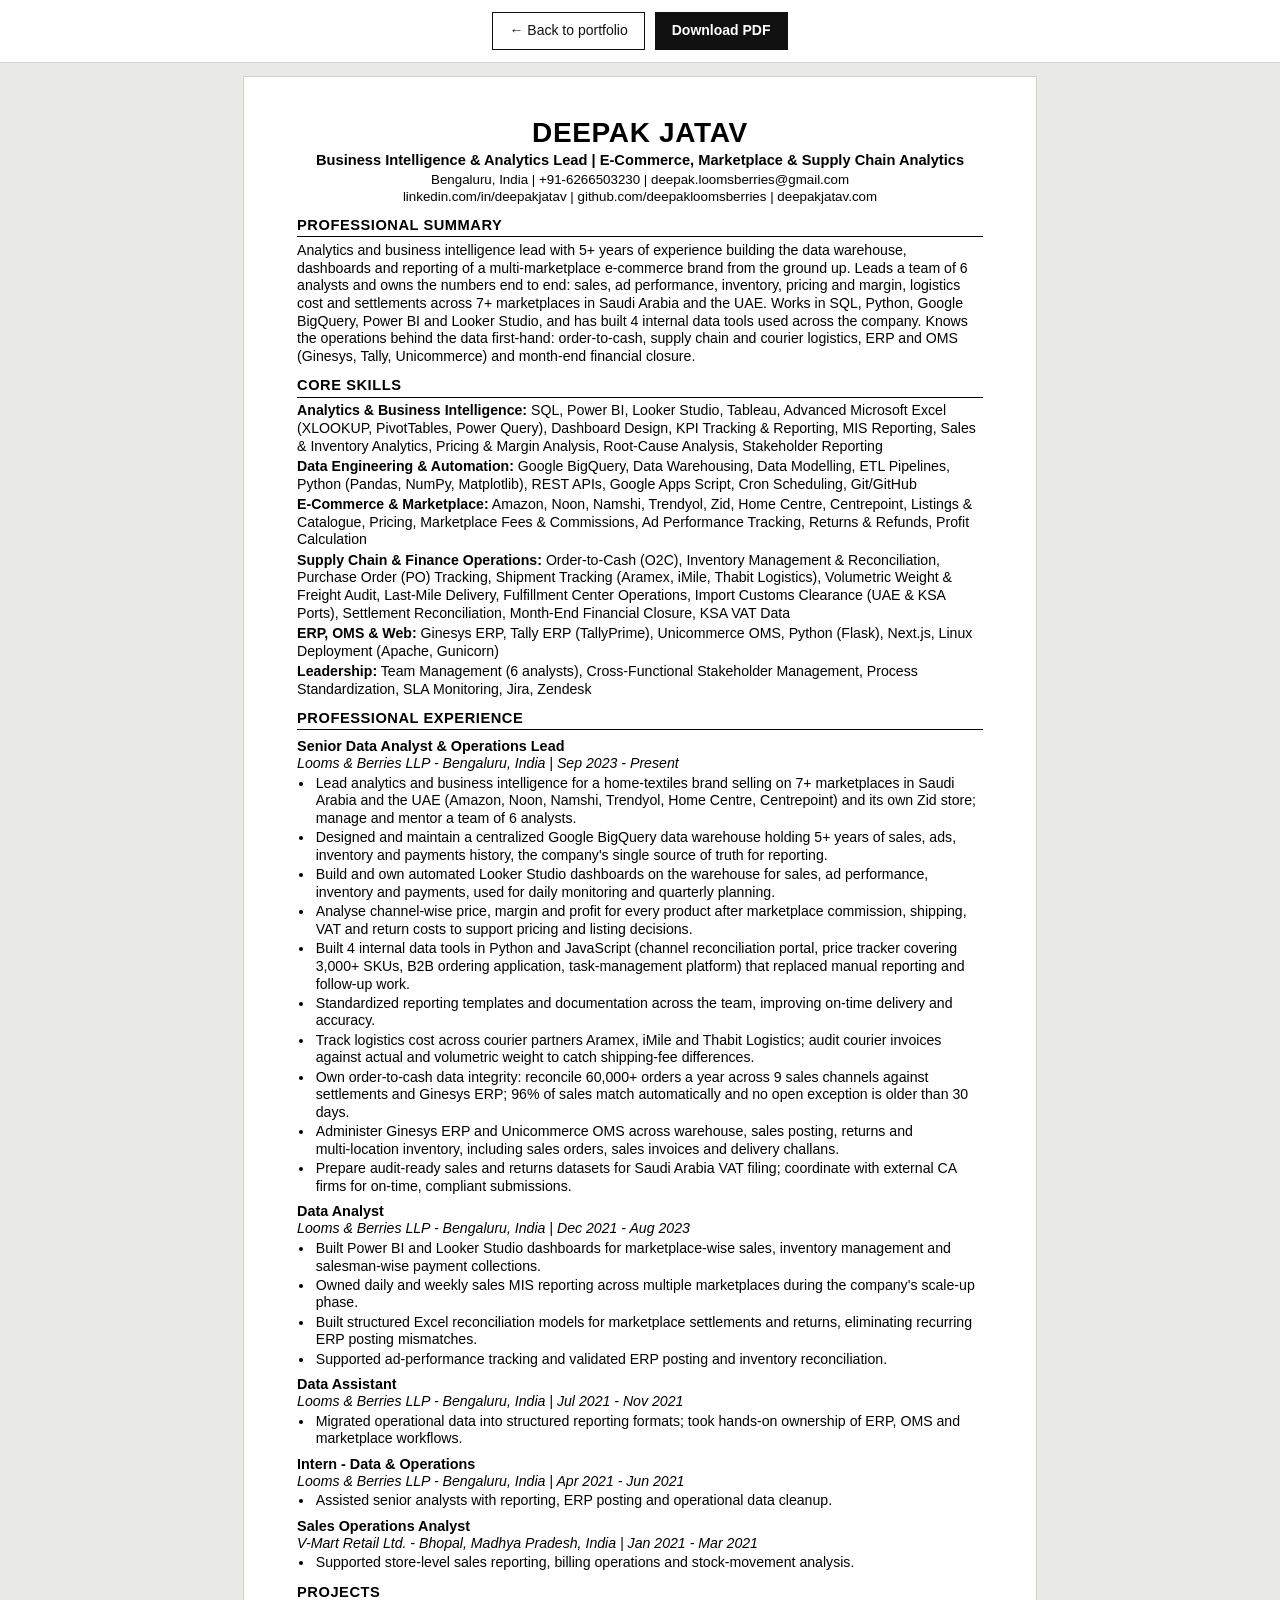
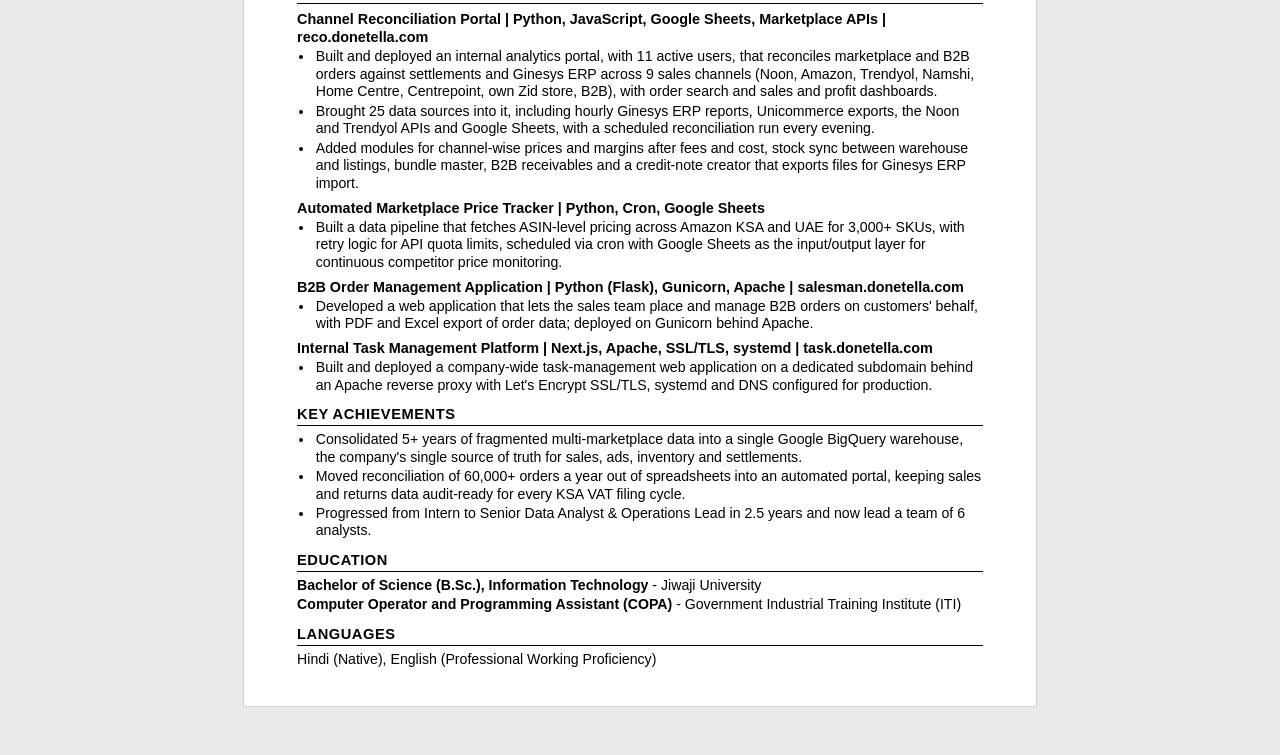
<file: resume.html>
<!DOCTYPE html>
<html lang="en">
<head>
<meta charset="utf-8">
<meta name="viewport" content="width=device-width, initial-scale=1">
<title>Deepak Jatav - Resume</title>
<meta name="author" content="Deepak Jatav">
<meta name="description" content="Resume of Deepak Jatav - Business Intelligence and Analytics Lead for e-commerce, marketplace and supply chain analytics.">
<link rel="canonical" href="https://deepakjatav.com/resume.html">
<style>
  @page { size: A4; margin: 10mm 14mm 10mm 14mm; }

  * { box-sizing: border-box; }
  html { -webkit-print-color-adjust: exact; print-color-adjust: exact; }
  body {
    margin: 0;
    font-family: Calibri, Carlito, Arial, Helvetica, sans-serif;
    font-size: 10.6pt;
    line-height: 1.25;
    color: #000;
    background: #fff;
  }
  a { color: inherit; text-decoration: none; }

  .sheet { width: 100%; }

  h1 { margin: 0; font-size: 21pt; letter-spacing: 0.5pt; text-align: center; }
  .headline { margin: 1pt 0 2pt; text-align: center; font-size: 11pt; font-weight: 700; }
  .contact { margin: 0; text-align: center; font-size: 10pt; }

  h2 {
    margin: 8pt 0 3.5pt;
    padding-bottom: 1.5pt;
    font-size: 11pt;
    letter-spacing: 0.4pt;
    text-transform: uppercase;
    border-bottom: 0.9pt solid #000;
    break-after: avoid;
  }

  p { margin: 0; }
  .skills p { margin: 0 0 2pt; }

  .job { margin-top: 5pt; }
  .job:first-of-type { margin-top: 0; }
  .job-title { font-weight: 700; font-size: 10.8pt; break-after: avoid; }
  .job-meta { font-style: italic; break-after: avoid; }

  ul { margin: 1.5pt 0 0; padding-left: 13pt; }
  li { margin: 0 0 1.2pt; padding-left: 1pt; }

  .project { margin-top: 4.5pt; break-inside: avoid; }
  .project:first-of-type { margin-top: 0; }
  .edu p { margin-bottom: 1.5pt; }

  /* On-screen preview only. Hidden in print, so it never reaches the PDF. */
  .toolbar { display: none; }
  @media screen {
    body { background: #e9e9e6; padding: 76px 16px 48px; }
    .sheet { max-width: 210mm; margin: 0 auto; padding: 10mm 14mm; background: #fff; border: 1px solid #d0d0cc; }
    .toolbar {
      position: fixed; inset: 0 0 auto 0;
      display: flex; gap: 10px; justify-content: center; align-items: center;
      padding: 12px 16px;
      background: #fff; border-bottom: 1px solid #d0d0cc;
      font-family: Arial, Helvetica, sans-serif; font-size: 14px;
      z-index: 10;
    }
    .toolbar a { padding: 9px 16px; border: 1px solid #111; color: #111; }
    .toolbar a.primary { background: #111; color: #fff; font-weight: 700; }
  }
  @media screen and (max-width: 700px) {
    .sheet { padding: 22px 18px; }
  }
</style>
</head>
<body>

<div class="toolbar">
  <a href="./">&larr; Back to portfolio</a>
  <a class="primary" href="assets/Deepak_Jatav_Resume.pdf" download>Download PDF</a>
</div>

<main class="sheet">

  <h1>DEEPAK JATAV</h1>
  <p class="headline">Business Intelligence &amp; Analytics Lead | E-Commerce, Marketplace &amp; Supply Chain Analytics</p>
  <p class="contact">Bengaluru, India | +91-6266503230 | <a href="mailto:deepak.loomsberries@gmail.com">deepak.loomsberries@gmail.com</a></p>
  <p class="contact"><a href="https://www.linkedin.com/in/deepakjatav">linkedin.com/in/deepakjatav</a> | <a href="https://github.com/deepakloomsberries">github.com/deepakloomsberries</a> | <a href="https://deepakjatav.com/">deepakjatav.com</a></p>

  <h2>Professional Summary</h2>
  <p>Analytics and business intelligence lead with 5+ years of experience building the data warehouse, dashboards and reporting of a multi-marketplace e-commerce brand from the ground up. Leads a team of 6 analysts and owns the numbers end to end: sales, ad performance, inventory, pricing and margin, logistics cost and settlements across 7+ marketplaces in Saudi Arabia and the UAE. Works in SQL, Python, Google BigQuery, Power BI and Looker Studio, and has built 4 internal data tools used across the company. Knows the operations behind the data first-hand: order-to-cash, supply chain and courier logistics, ERP and OMS (Ginesys, Tally, Unicommerce) and month-end financial closure.</p>

  <h2>Core Skills</h2>
  <div class="skills">
    <p><strong>Analytics &amp; Business Intelligence:</strong> SQL, Power BI, Looker Studio, Tableau, Advanced Microsoft Excel (XLOOKUP, PivotTables, Power Query), Dashboard Design, KPI Tracking &amp; Reporting, MIS Reporting, Sales &amp; Inventory Analytics, Pricing &amp; Margin Analysis, Root-Cause Analysis, Stakeholder Reporting</p>
    <p><strong>Data Engineering &amp; Automation:</strong> Google BigQuery, Data Warehousing, Data Modelling, ETL Pipelines, Python (Pandas, NumPy, Matplotlib), REST APIs, Google Apps Script, Cron Scheduling, Git/GitHub</p>
    <p><strong>E-Commerce &amp; Marketplace:</strong> Amazon, Noon, Namshi, Trendyol, Zid, Home Centre, Centrepoint, Listings &amp; Catalogue, Pricing, Marketplace Fees &amp; Commissions, Ad Performance Tracking, Returns &amp; Refunds, Profit Calculation</p>
    <p><strong>Supply Chain &amp; Finance Operations:</strong> Order-to-Cash (O2C), Inventory Management &amp; Reconciliation, Purchase Order (PO) Tracking, Shipment Tracking (Aramex, iMile, Thabit Logistics), Volumetric Weight &amp; Freight Audit, Last-Mile Delivery, Fulfillment Center Operations, Import Customs Clearance (UAE &amp; KSA Ports), Settlement Reconciliation, Month-End Financial Closure, KSA VAT Data</p>
    <p><strong>ERP, OMS &amp; Web:</strong> Ginesys ERP, Tally ERP (TallyPrime), Unicommerce OMS, Python (Flask), Next.js, Linux Deployment (Apache, Gunicorn)</p>
    <p><strong>Leadership:</strong> Team Management (6 analysts), Cross-Functional Stakeholder Management, Process Standardization, SLA Monitoring, Jira, Zendesk</p>
  </div>

  <h2>Professional Experience</h2>

  <div class="job">
    <p class="job-title">Senior Data Analyst &amp; Operations Lead</p>
    <p class="job-meta">Looms &amp; Berries LLP - Bengaluru, India | Sep 2023 - Present</p>
    <ul>
      <li>Lead analytics and business intelligence for a home-textiles brand selling on 7+ marketplaces in Saudi Arabia and the UAE (Amazon, Noon, Namshi, Trendyol, Home Centre, Centrepoint) and its own Zid store; manage and mentor a team of 6 analysts.</li>
      <li>Designed and maintain a centralized Google BigQuery data warehouse holding 5+ years of sales, ads, inventory and payments history, the company's single source of truth for reporting.</li>
      <li>Build and own automated Looker Studio dashboards on the warehouse for sales, ad performance, inventory and payments, used for daily monitoring and quarterly planning.</li>
      <li>Analyse channel-wise price, margin and profit for every product after marketplace commission, shipping, VAT and return costs to support pricing and listing decisions.</li>
      <li>Built 4 internal data tools in Python and JavaScript (channel reconciliation portal, price tracker covering 3,000+ SKUs, B2B ordering application, task-management platform) that replaced manual reporting and follow-up work.</li>
      <li>Standardized reporting templates and documentation across the team, improving on-time delivery and accuracy.</li>
      <li>Track logistics cost across courier partners Aramex, iMile and Thabit Logistics; audit courier invoices against actual and volumetric weight to catch shipping-fee differences.</li>
      <li>Own order-to-cash data integrity: reconcile 60,000+ orders a year across 9 sales channels against settlements and Ginesys ERP; 96% of sales match automatically and no open exception is older than 30 days.</li>
      <li>Administer Ginesys ERP and Unicommerce OMS across warehouse, sales posting, returns and multi-location inventory, including sales orders, sales invoices and delivery challans.</li>
      <li>Prepare audit-ready sales and returns datasets for Saudi Arabia VAT filing; coordinate with external CA firms for on-time, compliant submissions.</li>
    </ul>
  </div>

  <div class="job">
    <p class="job-title">Data Analyst</p>
    <p class="job-meta">Looms &amp; Berries LLP - Bengaluru, India | Dec 2021 - Aug 2023</p>
    <ul>
      <li>Built Power BI and Looker Studio dashboards for marketplace-wise sales, inventory management and salesman-wise payment collections.</li>
      <li>Owned daily and weekly sales MIS reporting across multiple marketplaces during the company's scale-up phase.</li>
      <li>Built structured Excel reconciliation models for marketplace settlements and returns, eliminating recurring ERP posting mismatches.</li>
      <li>Supported ad-performance tracking and validated ERP posting and inventory reconciliation.</li>
    </ul>
  </div>

  <div class="job">
    <p class="job-title">Data Assistant</p>
    <p class="job-meta">Looms &amp; Berries LLP - Bengaluru, India | Jul 2021 - Nov 2021</p>
    <ul>
      <li>Migrated operational data into structured reporting formats; took hands-on ownership of ERP, OMS and marketplace workflows.</li>
    </ul>
  </div>

  <div class="job">
    <p class="job-title">Intern - Data &amp; Operations</p>
    <p class="job-meta">Looms &amp; Berries LLP - Bengaluru, India | Apr 2021 - Jun 2021</p>
    <ul>
      <li>Assisted senior analysts with reporting, ERP posting and operational data cleanup.</li>
    </ul>
  </div>

  <div class="job">
    <p class="job-title">Sales Operations Analyst</p>
    <p class="job-meta">V-Mart Retail Ltd. - Bhopal, Madhya Pradesh, India | Jan 2021 - Mar 2021</p>
    <ul>
      <li>Supported store-level sales reporting, billing operations and stock-movement analysis.</li>
    </ul>
  </div>

  <h2>Projects</h2>

  <div class="project">
    <p class="job-title">Channel Reconciliation Portal | Python, JavaScript, Google Sheets, Marketplace APIs | reco.donetella.com</p>
    <ul>
      <li>Built and deployed an internal analytics portal, with 11 active users, that reconciles marketplace and B2B orders against settlements and Ginesys ERP across 9 sales channels (Noon, Amazon, Trendyol, Namshi, Home Centre, Centrepoint, own Zid store, B2B), with order search and sales and profit dashboards.</li>
      <li>Brought 25 data sources into it, including hourly Ginesys ERP reports, Unicommerce exports, the Noon and Trendyol APIs and Google Sheets, with a scheduled reconciliation run every evening.</li>
      <li>Added modules for channel-wise prices and margins after fees and cost, stock sync between warehouse and listings, bundle master, B2B receivables and a credit-note creator that exports files for Ginesys ERP import.</li>
    </ul>
  </div>

  <div class="project">
    <p class="job-title">Automated Marketplace Price Tracker | Python, Cron, Google Sheets</p>
    <ul>
      <li>Built a data pipeline that fetches ASIN-level pricing across Amazon KSA and UAE for 3,000+ SKUs, with retry logic for API quota limits, scheduled via cron with Google Sheets as the input/output layer for continuous competitor price monitoring.</li>
    </ul>
  </div>

  <div class="project">
    <p class="job-title">B2B Order Management Application | Python (Flask), Gunicorn, Apache | salesman.donetella.com</p>
    <ul>
      <li>Developed a web application that lets the sales team place and manage B2B orders on customers' behalf, with PDF and Excel export of order data; deployed on Gunicorn behind Apache.</li>
    </ul>
  </div>

  <div class="project">
    <p class="job-title">Internal Task Management Platform | Next.js, Apache, SSL/TLS, systemd | task.donetella.com</p>
    <ul>
      <li>Built and deployed a company-wide task-management web application on a dedicated subdomain behind an Apache reverse proxy with Let's Encrypt SSL/TLS, systemd and DNS configured for production.</li>
    </ul>
  </div>

  <h2>Key Achievements</h2>
  <ul>
    <li>Consolidated 5+ years of fragmented multi-marketplace data into a single Google BigQuery warehouse, the company's single source of truth for sales, ads, inventory and settlements.</li>
    <li>Moved reconciliation of 60,000+ orders a year out of spreadsheets into an automated portal, keeping sales and returns data audit-ready for every KSA VAT filing cycle.</li>
    <li>Progressed from Intern to Senior Data Analyst &amp; Operations Lead in 2.5 years and now lead a team of 6 analysts.</li>
  </ul>

  <h2>Education</h2>
  <div class="edu">
    <p><strong>Bachelor of Science (B.Sc.), Information Technology</strong> - Jiwaji University</p>
    <p><strong>Computer Operator and Programming Assistant (COPA)</strong> - Government Industrial Training Institute (ITI)</p>
  </div>

  <h2>Languages</h2>
  <p>Hindi (Native), English (Professional Working Proficiency)</p>

</main>

<script>
// Keep hyphenated terms (Last-Mile, Order-to-Cash, on-time) on one line, so that
// PDF text extraction by an ATS never drops the hyphen at a line break.
(function () {
  var walker = document.createTreeWalker(document.querySelector('.sheet'), NodeFilter.SHOW_TEXT);
  var nodes = [];
  while (walker.nextNode()) nodes.push(walker.currentNode);
  nodes.forEach(function (node) {
    if (!/\w-\w/.test(node.nodeValue)) return;
    var frag = document.createDocumentFragment();
    node.nodeValue.split(/(\S*\w-\w\S*)/).forEach(function (part, i) {
      if (i % 2) {
        var span = document.createElement('span');
        span.style.whiteSpace = 'nowrap';
        span.textContent = part;
        frag.appendChild(span);
      } else if (part) {
        frag.appendChild(document.createTextNode(part));
      }
    });
    node.parentNode.replaceChild(frag, node);
  });
})();
</script>
</body>
</html>
</file>
<file: assets/css/style.css>
/* ==========================================================================
   Deepak Jatav — portfolio
   Direction: a printed analyst's report. Paper, ink, hairlines, one typeface
   doing the shouting. Colour is reserved for data.
   ========================================================================== */

:root {
  --paper: #fcfcfb;
  --plane: #f3f2ee;
  --ink: #0b0b0b;
  --ink-2: #52514e;
  --ink-3: #898781;
  --rule: #e1e0d9;
  --rule-2: #c3c2b7;

  /* data colours (validated categorical slots, fixed order) */
  --s1: #2a78d6;
  --s1-ink: #1c5cab;
  --s1-wash: #cde2fb;
  --s2: #eb6834;
  --s3: #1baf7a;
  --s4: #eda100;
  --s5: #e87ba4;

  /* status (reserved, always with icon + label) */
  --good: #0ca30c;
  --good-text: #006300;
  --warn: #fab219;
  --serious: #ec835a;
  --crit: #d03b3b;

  --ease: cubic-bezier(0.2, 0.7, 0.2, 1);
  --gutter: clamp(20px, 4vw, 48px);

  --f-display: 'Archivo', 'Arial Narrow', 'Segoe UI', sans-serif;
  --f-body: 'IBM Plex Sans', 'Segoe UI', system-ui, sans-serif;
  --f-mono: 'IBM Plex Mono', ui-monospace, Consolas, monospace;
}

/* ---------- Base ---------- */
*, *::before, *::after { box-sizing: border-box; }
html { scroll-behavior: smooth; scroll-padding-top: 84px; -webkit-text-size-adjust: 100%; }
body {
  margin: 0; background: var(--paper); color: var(--ink);
  font: 400 17px/1.6 var(--f-body);
  -webkit-font-smoothing: antialiased; text-rendering: optimizeLegibility;
  overflow-x: clip;
}
h1, h2, h3, h4, p, ul, ol, dl, dd, figure { margin: 0; }
ul, ol { padding: 0; list-style: none; }
a { color: inherit; }
button { font: inherit; color: inherit; background: none; border: 0; padding: 0; cursor: pointer; }
::selection { background: var(--ink); color: var(--paper); }
:focus-visible { outline: 2px solid var(--s1-ink); outline-offset: 3px; }

.wrap { width: min(1240px, 100%); margin-inline: auto; padding-inline: var(--gutter); }

.skip { position: fixed; left: 12px; top: -60px; z-index: 100; padding: 10px 14px; background: var(--ink); color: var(--paper); transition: top 0.15s; }
.skip:focus { top: 12px; }

/* ---------- Buttons and links ---------- */
.btn {
  display: inline-flex; align-items: center; gap: 0.5em;
  padding: 0.8em 1.15em; border: 1px solid var(--ink); border-radius: 2px;
  font-weight: 600; font-size: 15px; line-height: 1; text-decoration: none;
  transition: background 0.15s, color 0.15s;
}
.btn-solid { background: var(--ink); color: var(--paper); }
.btn-solid:hover { background: var(--paper); color: var(--ink); }

.link-arrow {
  display: inline-flex; align-items: baseline; gap: 0.4em;
  font-weight: 600; font-size: 15px; text-decoration: none;
  background: linear-gradient(currentColor, currentColor) left bottom / 100% 1px no-repeat;
  padding-bottom: 2px;
  transition: color 0.15s;
}
.link-arrow span { display: inline-block; transition: transform 0.2s var(--ease); }
.link-arrow:hover { color: var(--s1-ink); }
.link-arrow:hover span { transform: translate(2px, 0); }
.link-arrow small { font-weight: 400; font-size: 13px; color: var(--ink-3); }

.note { margin-top: 14px; font-size: 13px; line-height: 1.5; color: var(--ink-3); }

/* ---------- Top bar ---------- */
.top { position: sticky; top: 0; z-index: 50; background: var(--paper); border-bottom: 1px solid transparent; transition: border-color 0.2s; }
.top.is-stuck { border-bottom-color: var(--rule); }
.top-row { display: flex; align-items: center; gap: 28px; height: 64px; }
.top-name { font: 700 19px/1 var(--f-display); font-stretch: 88%; letter-spacing: -0.01em; text-decoration: none; }
.top-nav { display: flex; gap: 22px; margin-left: auto; }
.top-nav a { position: relative; padding: 6px 0; font-size: 14.5px; color: var(--ink-2); text-decoration: none; transition: color 0.15s; }
.top-nav a::after { content: ""; position: absolute; left: 0; right: 0; bottom: 0; height: 1.5px; background: var(--ink); transform: scaleX(0); transform-origin: left; transition: transform 0.25s var(--ease); }
.top-nav a:hover, .top-nav a.is-on { color: var(--ink); }
.top-nav a.is-on::after { transform: scaleX(1); }
.top-cta { padding: 0.62em 0.95em; font-size: 14px; }
.top-menu { display: none; }

/* ---------- Hero ---------- */
.hero { padding-top: clamp(36px, 6vw, 84px); padding-bottom: clamp(48px, 7vw, 96px); }
.hero-kicker { font-size: 14.5px; color: var(--ink-2); }
.hero-kicker span[aria-hidden] { margin: 0 0.5em; color: var(--rule-2); }
.clock { font-family: var(--f-mono); font-size: 13.5px; }

.hero-title {
  margin: clamp(16px, 2.4vw, 30px) 0 clamp(28px, 4vw, 56px);
  font: 800 clamp(38px, 10vw, 128px)/0.94 var(--f-display);
  font-stretch: 78%; letter-spacing: -0.02em;
}
.hero-title .line { display: block; overflow: hidden; padding-bottom: 0.07em; }
.hero-title .line > span { display: inline-block; }
.hero-title em {
  font-style: normal;
  background: linear-gradient(var(--s1), var(--s1)) left 93% / 0% 0.085em no-repeat;
}
.js .hero-title .line > span { transform: translateY(108%); }
.ready .hero-title .line > span { transform: none; transition: transform 0.85s var(--ease); }
.ready .hero-title .line:nth-child(2) > span { transition-delay: 0.09s; }
.ready .hero-title .line:nth-child(3) > span { transition-delay: 0.18s; }
.ready .hero-title em { background-size: 100% 0.085em; transition: background-size 0.7s var(--ease) 0.95s; }

.js .hero-kicker, .js .hero-grid { opacity: 0; }
.ready .hero-kicker, .ready .hero-grid { opacity: 1; transition: opacity 0.6s ease 0.35s; }

/* facts: the heavy rule is drawn first, then each figure rises in turn */
.js .facts { border-top-color: transparent; background: linear-gradient(var(--ink), var(--ink)) left top / 0% 2px no-repeat; background-origin: border-box; }
.ready .facts { background-size: 100% 2px; transition: background-size 0.9s var(--ease) 0.45s; }
.js .facts > div { opacity: 0; transform: translateY(12px); }
.ready .facts > div { opacity: 1; transform: none; transition: opacity 0.5s ease, transform 0.6s var(--ease); transition-delay: calc(0.7s + var(--k, 0) * 0.08s); }
.facts > div:nth-child(2) { --k: 1; }
.facts > div:nth-child(3) { --k: 2; }
.facts > div:nth-child(4) { --k: 3; }
.facts > div:nth-child(5) { --k: 4; }

.hero-grid { display: grid; grid-template-columns: minmax(0, 5fr) minmax(0, 6fr); gap: clamp(28px, 6vw, 96px); align-items: start; }
.hero-lede { font-size: clamp(18px, 1.55vw, 22px); line-height: 1.5; max-width: 30em; }
.hero-actions { display: flex; flex-wrap: wrap; align-items: center; gap: 16px 26px; margin-top: 30px; }

figcaption { margin-top: 12px; font-size: 13px; line-height: 1.5; color: var(--ink-2); }
figcaption b { margin-right: 0.5em; font: 500 12px var(--f-mono); color: var(--ink); }

.map { display: block; width: 100%; height: auto; border: 1px solid var(--rule); background: var(--paper); }
.map-grid path { fill: none; stroke: var(--rule); stroke-width: 1; }
.map-ticks text { font: 400 9px var(--f-mono); fill: var(--ink-3); }
.map-sea { font: 400 10px var(--f-body); letter-spacing: 0.32em; fill: var(--ink-3); text-anchor: middle; }
.map-lanes path { fill: none; stroke: var(--ink); stroke-width: 1.2; stroke-linecap: round; stroke-dasharray: 1; }
.map-lanes path.land { stroke: var(--ink-3); }
.js .map-lanes path { stroke-dashoffset: 1; }
.ready .map-lanes path { stroke-dashoffset: 0; transition: stroke-dashoffset 1.5s var(--ease) 0.5s; }
.ready .map-lanes path.land { transition-delay: 1.5s; transition-duration: 0.8s; }
.map-dots circle { fill: var(--s1); stroke: var(--paper); stroke-width: 2; }
.map-nodes circle { fill: var(--paper); stroke: var(--ink); stroke-width: 1.5; transform-box: fill-box; transform-origin: center; }
.map-nodes circle.origin { fill: var(--ink); }
.map-nodes text { font: 500 11.5px var(--f-body); fill: var(--ink); }
/* each city appears as its lane reaches it */
.js .map-nodes circle { transform: scale(0); }
.js .map-nodes text { opacity: 0; }
.ready .map-nodes circle { transform: none; transition: transform 0.5s cubic-bezier(0.3, 1.5, 0.5, 1) var(--d, 0.5s); }
.ready .map-nodes text { opacity: 1; transition: opacity 0.45s ease var(--d, 0.5s); }
.map-nodes > g:nth-child(1) { --d: 0.45s; }
.map-nodes > g:nth-child(2) { --d: 1.75s; }
.map-nodes > g:nth-child(3) { --d: 1.85s; }
.map-nodes > g:nth-child(4) { --d: 2.3s; }
.map-nodes > g:nth-child(5) { --d: 1.95s; }
.map-pings circle { fill: none; stroke: var(--s1); stroke-width: 1.5; }

.facts { display: grid; grid-template-columns: repeat(5, minmax(0, 1fr)); margin-top: clamp(40px, 6vw, 80px); border-top: 2px solid var(--ink); }
.facts > div { padding: 18px 18px 0 0; }
.facts > div + div { padding-left: 18px; border-left: 1px solid var(--rule); }
.facts dt { font: 700 clamp(34px, 4.4vw, 58px)/1 var(--f-display); font-stretch: 82%; letter-spacing: -0.02em; }
.facts dd { margin-top: 8px; font-size: 14px; line-height: 1.4; color: var(--ink-2); }

/* ---------- Section frame: margin column + content ---------- */
.section { display: grid; grid-template-columns: 210px minmax(0, 1fr); gap: clamp(24px, 4.5vw, 72px); padding-top: clamp(56px, 8vw, 112px); padding-bottom: clamp(56px, 8vw, 112px); }
.side { position: sticky; top: 92px; align-self: start; }
.side-no { font: 500 13px var(--f-mono); color: var(--ink-3); }
.side-title { margin-top: 6px; font: 700 clamp(26px, 2.6vw, 34px)/1.05 var(--f-display); font-stretch: 84%; letter-spacing: -0.01em; }
.side-note { margin-top: 12px; font-size: 14.5px; line-height: 1.5; color: var(--ink-2); }
.band { background: var(--plane); border-block: 1px solid var(--rule); }

.js [data-reveal] { opacity: 0; transform: translateY(14px); transition: opacity 0.5s ease, transform 0.5s var(--ease); }
.js [data-reveal].in { opacity: 1; transform: none; }

/* ---------- Case studies ---------- */
.case { display: grid; grid-template-columns: minmax(0, 5fr) minmax(0, 6fr); gap: clamp(24px, 4vw, 56px); align-items: start; padding-bottom: clamp(48px, 6vw, 80px); }
.case + .case { padding-top: clamp(48px, 6vw, 80px); border-top: 1px solid var(--rule); }
.case-flip .case-fig { order: -1; }
.case-tag { display: inline-block; margin-bottom: 10px; padding: 2px 7px; background: var(--ink); color: var(--paper); font-size: 12px; font-weight: 600; }
.case h3 { font: 700 clamp(26px, 3vw, 40px)/1.05 var(--f-display); font-stretch: 84%; letter-spacing: -0.015em; }
.pso { margin-top: 22px; display: grid; gap: 16px; }
.pso dt { font-size: 13px; font-weight: 600; color: var(--ink-3); }
.pso dd { margin-top: 2px; font-size: 16px; line-height: 1.55; }
.case-stack { margin: 20px 0 14px; padding-top: 12px; border-top: 1px solid var(--rule); font: 400 13px/1.5 var(--f-mono); color: var(--ink-2); }

/* figure: reconciliation table */
.recon { border: 1px solid var(--rule-2); background: var(--paper); font-size: 13px; }
.recon-head, .recon-row { display: grid; grid-template-columns: 1.1fr 0.9fr 1fr 1fr 1.3fr; gap: 10px; align-items: center; padding: 10px 14px; }
.recon-head { font-size: 12px; font-weight: 600; color: var(--ink-2); border-bottom: 1px solid var(--ink); }
.recon-row + .recon-row { border-top: 1px solid var(--rule); }
.recon-row > span:first-child, .recon .num { font-family: var(--f-mono); font-size: 12.5px; font-variant-numeric: tabular-nums; }
.recon .num { position: relative; text-align: right; }
.recon .st { position: relative; min-height: 1.5em; }
.recon .st i { position: absolute; left: 0; top: 0; font-style: normal; font-weight: 600; white-space: nowrap; }
.recon .ok { color: var(--good-text); }
.recon .ok::before { content: "\2713\00a0"; }
.recon .diff { color: var(--crit); }
.recon .diff::before { content: "!\00a0"; }
.recon .was, .recon .now { font-weight: 400; }
.recon .was { color: var(--crit); }
.recon .now { position: absolute; right: 0; top: 0; }
.recon .ok, .recon .diff, .recon .was, .recon .now { animation: rc-ok 8s var(--ease) infinite; animation-delay: calc(var(--i, 2) * 0.5s); }
.recon .is-diff .ok, .recon .now { animation-name: rc-late; }
.recon .diff, .recon .was { animation-name: rc-diff; }
@keyframes rc-ok { 0%, 6% { opacity: 0; } 10%, 94% { opacity: 1; } 100% { opacity: 0; } }
@keyframes rc-late { 0%, 52% { opacity: 0; } 56%, 94% { opacity: 1; } 100% { opacity: 0; } }
@keyframes rc-diff { 0%, 6% { opacity: 0; } 10%, 50% { opacity: 1; } 54%, 100% { opacity: 0; } }

/* figure: pipeline diagram */
.pipe { display: block; width: 100%; height: auto; border: 1px solid var(--rule); background: var(--paper); }
.pipe-lines path { fill: none; stroke: var(--rule-2); stroke-width: 1.2; }
.pipe-pk circle { fill: var(--s1); }
.pipe-box rect { fill: var(--paper); stroke: var(--ink); stroke-width: 1; }
.pipe-box text, .pipe-core text { font: 500 11.5px var(--f-body); fill: var(--ink); text-anchor: middle; }
.pipe-core rect { fill: var(--ink); }
.pipe-core text { fill: var(--paper); font-weight: 600; font-size: 13px; }
.pipe-core text.sub { font: 400 10px var(--f-mono); fill: var(--rule-2); }

/* also built */
.more { padding-top: clamp(40px, 5vw, 64px); border-top: 1px solid var(--rule); }
.more-title { font: 700 22px/1.1 var(--f-display); font-stretch: 84%; }
.more-list { margin-top: 8px; }
.more-list li { display: grid; grid-template-columns: minmax(0, 3fr) minmax(0, 6fr) minmax(0, 3fr) auto; gap: 8px 28px; align-items: baseline; padding: 20px 0; border-bottom: 1px solid var(--rule); }
.more-list h4 { font-size: 18px; font-weight: 600; line-height: 1.3; }
.more-list p { font-size: 15.5px; line-height: 1.55; }
.more-list .more-stack { font: 400 13px/1.5 var(--f-mono); color: var(--ink-2); }

/* ---------- Dashboards ---------- */
.dash { position: relative; background: var(--paper); border: 1px solid var(--rule-2); border-radius: 4px; }
.dash-top { display: flex; align-items: flex-end; justify-content: space-between; gap: 16px; padding: 0 20px; border-bottom: 1px solid var(--rule); }
.tabs { display: flex; gap: 22px; overflow-x: auto; }
.tabs button { padding: 16px 0 13px; border-bottom: 2px solid transparent; font-size: 15px; font-weight: 500; color: var(--ink-2); white-space: nowrap; transition: color 0.15s, border-color 0.15s; }
.tabs button:hover { color: var(--ink); }
.tabs button[aria-selected="true"] { color: var(--ink); font-weight: 600; border-bottom-color: var(--ink); }
.sample { flex: none; margin-bottom: 14px; padding: 2px 8px; border: 1px solid var(--rule-2); border-radius: 2px; font-size: 12px; color: var(--ink-2); }

.filters { display: flex; flex-wrap: wrap; align-items: center; gap: 12px 22px; padding: 14px 20px; border-bottom: 1px solid var(--rule); }
.seg { display: inline-flex; flex-wrap: wrap; align-items: center; }
.seg-label { margin-right: 10px; font-size: 13px; color: var(--ink-2); }
.seg button { margin-left: -1px; padding: 6px 11px; border: 1px solid var(--rule-2); background: var(--paper); font-size: 13.5px; color: var(--ink-2); transition: background 0.15s, color 0.15s, border-color 0.15s; }
.seg button:first-of-type { margin-left: 0; border-radius: 2px 0 0 2px; }
.seg button:last-of-type { border-radius: 0 2px 2px 0; }
.seg button:hover { color: var(--ink); background: var(--plane); }
.seg button[aria-pressed="true"] { position: relative; z-index: 1; background: var(--ink); border-color: var(--ink); color: var(--paper); font-weight: 600; }
.tick { display: inline-flex; align-items: center; gap: 8px; margin-left: auto; font-size: 13.5px; color: var(--ink-2); cursor: pointer; }
.tick input { width: 15px; height: 15px; margin: 0; accent-color: var(--ink); }

.dash-view { padding: 20px; min-height: 420px; }

.tiles { display: grid; grid-template-columns: repeat(4, minmax(0, 1fr)); border: 1px solid var(--rule); border-radius: 4px; }
.tile { padding: 14px 16px 16px; }
.tile + .tile { border-left: 1px solid var(--rule); }
.tile-label { font-size: 13px; color: var(--ink-2); }
.tile-value { margin-top: 4px; font-size: 28px; font-weight: 600; line-height: 1.1; letter-spacing: -0.01em; }
.tile.is-hero .tile-value { font-size: clamp(34px, 3.6vw, 48px); }
.tile-delta { margin-top: 6px; font-size: 12.5px; color: var(--ink-2); }
.tile-delta b { font-weight: 600; }
.tile-delta .is-good { color: var(--good-text); }
.tile-delta .is-bad { color: var(--crit); }

.charts { display: grid; grid-template-columns: minmax(0, 1fr) minmax(0, 1.15fr); gap: 36px; margin-top: 26px; }
.chart h4 { font-size: 15.5px; font-weight: 600; }
.chart-sub { margin-top: 2px; font-size: 13px; color: var(--ink-2); }
.legend { display: flex; flex-wrap: wrap; gap: 6px 16px; margin-top: 10px; font-size: 13px; color: var(--ink-2); }
.legend span { display: inline-flex; align-items: center; gap: 6px; }
.legend i { display: inline-block; width: 10px; height: 10px; border-radius: 2px; }
.legend i.line { width: 14px; height: 2px; border-radius: 0; }

/* ranked bars (HTML) */
.bars { margin-top: 14px; display: grid; gap: 2px; }
.bar-row { display: grid; grid-template-columns: 96px minmax(0, 1fr) 62px; align-items: center; gap: 10px; padding: 5px 4px; border-radius: 2px; outline-offset: 0; cursor: default; }
.bar-row:hover, .bar-row:focus-visible { background: var(--plane); }
.bar-name { font-size: 13.5px; white-space: nowrap; overflow: hidden; text-overflow: ellipsis; }
.bar-track { display: flex; gap: 2px; height: 18px; }
.bar-seg { height: 100%; min-width: 0; transform-origin: left center; animation: grow-x 0.55s var(--ease) backwards; }
.bar-seg:last-child { border-radius: 0 4px 4px 0; }
.bar-val { font-size: 13px; font-variant-numeric: tabular-nums; color: var(--ink-2); white-space: nowrap; }
@keyframes grow-x { from { transform: scaleX(0); } }

/* line chart (SVG) */
.line-svg { display: block; width: 100%; height: auto; margin-top: 8px; overflow: visible; }
.line-svg text { font: 400 12px var(--f-body); fill: var(--ink-3); }
.line-svg .grid { stroke: var(--rule); stroke-width: 1; }
.line-svg .base { stroke: var(--rule-2); stroke-width: 1; }
.line-svg .series { fill: none; stroke-width: 2; stroke-linejoin: round; stroke-linecap: round; }
.line-svg .series.draw { stroke-dasharray: 1; stroke-dashoffset: 1; animation: draw 0.9s var(--ease) forwards; }
@keyframes draw { to { stroke-dashoffset: 0; } }
.line-svg .wash { opacity: 0.1; }
.line-svg .dot { stroke: var(--paper); stroke-width: 2; }
.line-svg .end-label { font-size: 12.5px; font-weight: 500; fill: var(--ink); }
.line-svg .cross { stroke: var(--ink-3); stroke-width: 1; visibility: hidden; }
.line-svg .hover-dot { stroke: var(--paper); stroke-width: 2; visibility: hidden; }

/* tooltip */
.tip { position: absolute; z-index: 5; min-width: 150px; padding: 8px 10px; pointer-events: none; background: #fff; border: 1px solid var(--rule-2); border-radius: 4px; box-shadow: 0 1px 3px rgba(11, 11, 11, 0.1); font-size: 13px; line-height: 1.45; }
.tip-title { margin-bottom: 4px; font-weight: 600; }
.tip-row { display: grid; grid-template-columns: 14px auto 1fr; align-items: center; gap: 6px; color: var(--ink-2); }
.tip-row i { width: 12px; height: 2px; }
.tip-row b { color: var(--ink); font-weight: 600; font-variant-numeric: tabular-nums; }
.tip-row span { text-align: right; }
.tip-total { margin-top: 4px; padding-top: 4px; border-top: 1px solid var(--rule); }

/* data tables */
.dtable-wrap { overflow-x: auto; }
.dtable { width: 100%; border-collapse: collapse; font-size: 14px; }
.dtable caption { caption-side: top; padding-bottom: 8px; text-align: left; font-size: 15.5px; font-weight: 600; }
.dtable th { padding: 8px 10px; border-bottom: 1px solid var(--ink); font-size: 12.5px; font-weight: 600; color: var(--ink-2); text-align: left; white-space: nowrap; }
.dtable td { padding: 9px 10px; border-bottom: 1px solid var(--rule); vertical-align: middle; }
.dtable .num { text-align: right; font-variant-numeric: tabular-nums; white-space: nowrap; }
.dtable tbody tr:hover { background: var(--plane); }
.cover { display: grid; grid-template-columns: minmax(60px, 1fr) 56px; align-items: center; gap: 10px; }
.cover-track { height: 8px; border-radius: 8px; overflow: hidden; }
.cover-track i { display: block; height: 100%; border-radius: 8px; transform-origin: left center; animation: grow-x 0.55s var(--ease) backwards; }
.status { display: inline-flex; align-items: center; gap: 6px; font-size: 13.5px; white-space: nowrap; }
.status svg { width: 14px; height: 14px; flex: none; }

/* collections */
.coll { margin-top: 14px; display: grid; gap: 2px; }
.coll-row { display: grid; grid-template-columns: 96px minmax(0, 1fr) 160px; align-items: center; gap: 12px; padding: 6px 4px; border-radius: 2px; outline-offset: 0; }
.coll-row:hover, .coll-row:focus-visible { background: var(--plane); }
.coll-name { font-size: 13.5px; }
.coll-track { position: relative; height: 14px; border-radius: 0 4px 4px 0; background: var(--s1-wash); transform-origin: left center; animation: grow-x 0.55s var(--ease) backwards; }
.coll-fill { position: absolute; inset: 0 auto 0 0; border-radius: 0 4px 4px 0; background: var(--s1); }
.coll-val { font-size: 13px; font-variant-numeric: tabular-nums; color: var(--ink-2); white-space: nowrap; }
.coll-val b { color: var(--ink); font-weight: 600; }

.ageing { display: flex; gap: 2px; height: 28px; margin-top: 14px; }
.ageing div { display: flex; align-items: center; min-width: 0; padding: 0 8px; border-radius: 4px; font-size: 12.5px; font-weight: 600; white-space: nowrap; overflow: hidden; }
.ageing div.no-label { padding: 0; font-size: 0; }

/* ---------- Order to cash ---------- */
.flow-steps { position: relative; display: grid; grid-template-columns: repeat(6, minmax(0, 1fr)); --p: 0; }
.flow-steps::before, .flow-steps::after { content: ""; position: absolute; left: calc(100% / 12); right: calc(100% / 12); top: 18px; height: 1px; background: var(--rule-2); }
.flow-steps::after { height: 2px; top: 17.5px; background: var(--ink); transform-origin: left; transform: scaleX(var(--p)); transition: transform 0.45s var(--ease); }
.flow-steps button { position: relative; z-index: 1; display: flex; flex-direction: column; align-items: center; gap: 10px; width: 100%; padding: 0 4px; text-align: center; }
.flow-steps i { display: grid; place-items: center; width: 36px; height: 36px; border: 1px solid var(--rule-2); border-radius: 50%; background: var(--paper); font: 500 13px var(--f-mono); font-style: normal; color: var(--ink-2); transition: background 0.2s, color 0.2s, border-color 0.2s, transform 0.2s var(--ease); }
.flow-steps span { font-size: 13.5px; line-height: 1.3; color: var(--ink-2); transition: color 0.2s; }
.flow-steps button:hover i { border-color: var(--ink); color: var(--ink); }
.flow-steps button.is-done i { border-color: var(--ink); color: var(--ink); }
.flow-steps button[aria-selected="true"] i { background: var(--ink); border-color: var(--ink); color: var(--paper); transform: scale(1.12); }
.flow-steps button[aria-selected="true"] span { color: var(--ink); font-weight: 600; }

.flow-panels { display: grid; margin-top: clamp(28px, 4vw, 48px); padding-top: clamp(22px, 3vw, 34px); border-top: 2px solid var(--ink); }
.flow-panel { grid-area: 1 / 1; max-width: 46em; opacity: 0; visibility: hidden; transform: translateY(8px); transition: opacity 0.25s ease, transform 0.25s var(--ease), visibility 0s 0.25s; }
.flow-panel.is-on { opacity: 1; visibility: visible; transform: none; transition-delay: 0.08s, 0.08s, 0s; }
.flow-panel h3 { font: 700 clamp(26px, 3vw, 40px)/1.05 var(--f-display); font-stretch: 84%; letter-spacing: -0.015em; }
.flow-panel p { margin-top: 12px; font-size: clamp(16px, 1.3vw, 18px); }
.flow-panel .flow-data { padding-top: 12px; border-top: 1px solid var(--rule); font-size: 15px; color: var(--ink-2); }
.flow-data b { display: block; font-size: 13px; font-weight: 600; color: var(--ink-3); }

/* ---------- Calculators ---------- */
.calc-grid { display: grid; grid-template-columns: repeat(2, minmax(0, 1fr)); gap: 20px; align-items: start; }
.calc { padding: clamp(18px, 2.2vw, 28px); border: 1px solid var(--rule-2); border-radius: 4px; background: var(--paper); }
.calc h3 { font: 700 clamp(24px, 2.4vw, 32px)/1.05 var(--f-display); font-stretch: 84%; letter-spacing: -0.01em; }
.calc-intro { margin: 8px 0 18px; font-size: 15px; color: var(--ink-2); }

.calc-stage { display: grid; grid-template-columns: minmax(0, 0.95fr) minmax(0, 1fr); gap: 16px; align-items: center; padding: 10px 14px 10px 4px; border: 1px solid var(--rule); border-radius: 4px; }
.isobox { display: block; width: 100%; height: auto; }
.isobox polygon { stroke: var(--ink); stroke-width: 1.4; stroke-linejoin: round; }
.isobox .f-top { fill: #fff; }
.isobox .f-left { fill: var(--plane); }
.isobox .f-right { fill: var(--rule); }
.isobox .tape { fill: none; stroke: var(--ink); stroke-width: 1; }
.isobox text { font: 500 11px var(--f-mono); fill: var(--ink-2); text-anchor: middle; }

.readout-row { display: grid; grid-template-columns: 70px minmax(0, 1fr) auto; align-items: center; gap: 10px; font-size: 13px; color: var(--ink-2); }
.readout-row + .readout-row { margin-top: 12px; }
.readout-row b { min-width: 62px; text-align: right; font-size: 14px; font-weight: 600; font-variant-numeric: tabular-nums; color: var(--ink); }
.meter { height: 10px; border-radius: 0 4px 4px 0; background: var(--plane); overflow: hidden; }
.meter i { display: block; height: 100%; width: 100%; border-radius: 0 4px 4px 0; background: var(--ink-3); transform-origin: left center; transform: scaleX(0.3); transition: transform 0.3s var(--ease); }
.meter i.on { background: var(--s1); }
.formula { margin-top: 14px; font: 400 12.5px/1.5 var(--f-mono); color: var(--ink-2); }

.inputs { display: grid; grid-template-columns: repeat(2, minmax(0, 1fr)); gap: 14px 22px; margin: 18px 0; }
.slider { display: block; }
.slider > span { display: flex; justify-content: space-between; align-items: baseline; gap: 8px; margin-bottom: 4px; font-size: 13.5px; color: var(--ink-2); }
.slider b { font-weight: 600; font-variant-numeric: tabular-nums; color: var(--ink); white-space: nowrap; }
.cur { font-style: normal; }

input[type="range"] { -webkit-appearance: none; appearance: none; width: 100%; height: 22px; margin: 0; background: transparent; cursor: pointer; --p: 50%; }
input[type="range"]::-webkit-slider-runnable-track { height: 2px; background: linear-gradient(90deg, var(--ink) var(--p), var(--rule-2) var(--p)); }
input[type="range"]::-moz-range-track { height: 2px; background: var(--rule-2); }
input[type="range"]::-moz-range-progress { height: 2px; background: var(--ink); }
input[type="range"]::-webkit-slider-thumb { -webkit-appearance: none; width: 16px; height: 16px; margin-top: -7px; border-radius: 50%; background: var(--paper); border: 2px solid var(--ink); transition: transform 0.12s, background 0.12s; }
input[type="range"]::-moz-range-thumb { width: 12px; height: 12px; border-radius: 50%; background: var(--paper); border: 2px solid var(--ink); }
input[type="range"]:hover::-webkit-slider-thumb, input[type="range"]:active::-webkit-slider-thumb { background: var(--ink); transform: scale(1.1); }

.verdict { margin-top: 18px; padding-top: 14px; border-top: 2px solid var(--ink); }
.verdict-label { display: block; font-size: 13px; color: var(--ink-2); }
.verdict-num { display: block; margin-top: 2px; font-size: clamp(34px, 3.8vw, 48px); font-weight: 600; line-height: 1.1; letter-spacing: -0.02em; }
.verdict p { margin-top: 6px; font-size: 15px; }
.verdict.is-bad .verdict-num { color: var(--crit); }
.verdict-two { display: grid; grid-template-columns: repeat(2, minmax(0, 1fr)); gap: 16px; }

.split { display: flex; gap: 2px; height: 28px; margin-top: 18px; }
.split i { display: block; height: 100%; min-width: 0; border-radius: 4px; flex: 0 0 20%; transition: flex-basis 0.3s var(--ease); }
.split i[data-k="vat"], .split-legend i[data-k="vat"] { background: var(--s1); }
.split i[data-k="comm"], .split-legend i[data-k="comm"] { background: var(--s2); }
.split i[data-k="ship"], .split-legend i[data-k="ship"] { background: var(--s3); }
.split i[data-k="cost"], .split-legend i[data-k="cost"] { background: var(--s4); }
.split i[data-k="profit"], .split-legend i[data-k="profit"] { background: var(--s5); }
.split-legend { display: grid; grid-template-columns: repeat(5, auto); justify-content: space-between; gap: 10px 14px; margin-top: 12px; font-size: 13px; color: var(--ink-2); }
.split-legend li { display: grid; grid-template-columns: auto 1fr; column-gap: 6px; align-items: center; }
.split-legend i { width: 10px; height: 10px; border-radius: 2px; }
.split-legend b { grid-column: 2; font-weight: 600; font-variant-numeric: tabular-nums; color: var(--ink); }

/* ---------- Experience ---------- */
.xp { border-top: 2px solid var(--ink); }
.xp > li { display: grid; grid-template-columns: 170px minmax(0, 1fr); gap: 24px; padding: 24px 0; border-top: 1px solid var(--rule); }
.xp > li:first-child { border-top: 0; }
.xp-when { padding-top: 3px; font: 400 13px/1.5 var(--f-mono); color: var(--ink-2); }
.xp h3 { font-size: 20px; font-weight: 600; line-height: 1.25; }
.xp-where { margin-top: 2px; font-size: 14.5px; color: var(--ink-2); }
.xp-what ul { margin-top: 12px; display: grid; gap: 7px; max-width: 46em; }
.xp-what ul li { position: relative; padding-left: 18px; font-size: 16px; line-height: 1.55; }
.xp-what ul li::before { content: ""; position: absolute; left: 0; top: 0.72em; width: 8px; height: 1px; background: var(--ink); }

.kit { display: grid; grid-template-columns: repeat(3, minmax(0, 1fr)); gap: 28px 32px; margin-top: clamp(40px, 5vw, 64px); padding-top: 28px; border-top: 2px solid var(--ink); }
.kit h3 { font-size: 14px; font-weight: 600; }
.kit p { margin-top: 6px; font-size: 15px; line-height: 1.55; color: var(--ink-2); }

/* ---------- Contact ---------- */
.end { background: var(--ink); color: var(--paper); padding: clamp(64px, 9vw, 128px) 0 26px; }
.end ::selection { background: var(--paper); color: var(--ink); }
.end :focus-visible { outline-color: #9ec5f4; }
.end-kicker { font: 400 13px var(--f-mono); color: var(--ink-3); }
.end-kicker span { margin: 0 0.4em; }
.end-title { margin-top: 14px; max-width: 15em; font: 800 clamp(34px, 6vw, 84px)/0.98 var(--f-display); font-stretch: 80%; letter-spacing: -0.02em; }
.mail { display: inline-flex; flex-wrap: wrap; align-items: center; gap: 10px 18px; margin-top: clamp(32px, 4vw, 56px); text-align: left; }
.mail-text { padding-bottom: 4px; font-size: clamp(16px, 4.6vw, 38px); font-weight: 500; letter-spacing: -0.01em; word-break: break-all; background: linear-gradient(currentColor, currentColor) left bottom / 100% 1px no-repeat; transition: color 0.15s; }
.mail:hover .mail-text { color: #9ec5f4; }
.mail-hint { padding: 4px 9px; border: 1px solid var(--ink-2); border-radius: 2px; font-size: 13px; color: var(--rule-2); transition: border-color 0.15s, color 0.15s; }
.mail:hover .mail-hint { border-color: var(--paper); color: var(--paper); }
.end-links { display: flex; flex-wrap: wrap; gap: 12px 30px; margin-top: 34px; }
.end-links a { padding-bottom: 2px; font-size: 16px; font-weight: 500; text-decoration: none; background: linear-gradient(currentColor, currentColor) left bottom / 0 1px no-repeat; transition: background-size 0.25s var(--ease); }
.end-links a:hover { background-size: 100% 1px; }
.end-foot { display: flex; flex-wrap: wrap; justify-content: space-between; gap: 12px 24px; margin-top: clamp(56px, 8vw, 112px); padding-top: 18px; border-top: 1px solid var(--ink-2); font-size: 13px; color: var(--ink-3); }
.end-foot a { color: var(--rule-2); text-decoration: none; }
.end-foot a:hover { color: var(--paper); }

.toast { position: fixed; left: 50%; bottom: 24px; z-index: 90; padding: 10px 16px; border: 1px solid var(--ink-2); border-radius: 2px; background: var(--ink); color: var(--paper); font-size: 14px; font-weight: 500; opacity: 0; transform: translate(-50%, 12px); pointer-events: none; transition: opacity 0.2s, transform 0.2s var(--ease); }
.toast.show { opacity: 1; transform: translate(-50%, 0); }

/* ==========================================================================
   Responsive
   ========================================================================== */
@media (max-width: 1080px) {
  .section { grid-template-columns: minmax(0, 1fr); gap: 28px; }
  .side { position: static; max-width: 36em; }
  .calc-grid { grid-template-columns: minmax(0, 1fr); }
  .charts { grid-template-columns: minmax(0, 1fr); }
}

@media (max-width: 860px) {
  .top-row { gap: 12px; height: 58px; }
  .top-cta { margin-left: auto; }
  .top-menu { display: inline-block; padding: 8px 12px; border: 1px solid var(--rule-2); border-radius: 2px; font-size: 14px; font-weight: 500; }
  .top-nav { position: absolute; left: 0; right: 0; top: 100%; display: none; flex-direction: column; gap: 0; margin: 0; padding: 6px var(--gutter) 14px; background: var(--paper); border-bottom: 1px solid var(--rule-2); }
  .top.is-open .top-nav { display: flex; }
  .top-nav a { padding: 12px 0; font-size: 17px; color: var(--ink); border-bottom: 1px solid var(--rule); }
  .top-nav a::after { display: none; }

  .hero-grid { grid-template-columns: minmax(0, 1fr); }
  .facts { grid-template-columns: repeat(2, minmax(0, 1fr)); }
  .facts > div { padding: 16px 12px 16px 0; border-bottom: 1px solid var(--rule); }
  .facts > div + div { padding-left: 0; border-left: 0; }
  .facts > div:nth-child(even) { padding-left: 14px; border-left: 1px solid var(--rule); }
  .case { grid-template-columns: minmax(0, 1fr); }
  .case-flip .case-fig { order: 0; }
  .more-list li { grid-template-columns: minmax(0, 1fr); gap: 6px; }
  .tiles { grid-template-columns: repeat(2, minmax(0, 1fr)); }
  .tile:nth-child(odd) { border-left: 0; }
  .tile:nth-child(n + 3) { border-top: 1px solid var(--rule); }
  .xp > li { grid-template-columns: minmax(0, 1fr); gap: 6px; }
  .kit { grid-template-columns: repeat(2, minmax(0, 1fr)); }
  .tick { margin-left: 0; }
}

@media (max-width: 600px) {
  body { font-size: 16px; }
  .inputs { grid-template-columns: minmax(0, 1fr); }
  .calc-stage { grid-template-columns: minmax(0, 1fr); padding: 10px 12px 14px; }
  .isobox { max-width: 260px; margin: 0 auto; }
  .split-legend { grid-template-columns: repeat(2, minmax(0, 1fr)); justify-content: start; }
  .verdict-num { font-size: clamp(26px, 8vw, 36px); }
  .flow-steps span { display: none; }
  .flow-steps button[aria-selected="true"] span { display: block; position: absolute; top: 46px; left: 50%; transform: translateX(-50%); white-space: nowrap; }
  .flow-steps li:first-child button[aria-selected="true"] span { left: 0; transform: none; }
  .flow-steps li:last-child button[aria-selected="true"] span { left: auto; right: 0; transform: none; }
  .flow-panels { margin-top: 56px; }
  .recon { font-size: 12px; }
  .recon-head, .recon-row { grid-template-columns: 1.1fr 0.9fr 1.3fr; padding: 9px 10px; }
  .recon-head > :nth-child(2), .recon-row > :nth-child(2), .recon-head > :nth-child(3), .recon-row > :nth-child(3) { display: none; }
  .dash-top { padding: 0 14px; }
  .filters { padding: 12px 14px; }
  .dash-view { padding: 14px; }
  .sample { display: none; }
  .bar-row { grid-template-columns: 84px minmax(0, 1fr) 54px; gap: 8px; }
  .coll-row { grid-template-columns: 78px minmax(0, 1fr); }
  .coll-val { grid-column: 2; }
  .kit { grid-template-columns: minmax(0, 1fr); }
  .tile-value { font-size: 24px; }
  .tile.is-hero .tile-value { font-size: 30px; }
}

/* ==========================================================================
   Reduced motion
   ========================================================================== */
@media (prefers-reduced-motion: reduce) {
  html { scroll-behavior: auto; }
  *, *::before, *::after { animation-duration: 0.001ms !important; animation-iteration-count: 1 !important; transition-duration: 0.001ms !important; transition-delay: 0s !important; }
  .map-dots, .pipe-pk, .map-pings { display: none; }
  .recon .diff, .recon .was { display: none; }
  .recon-row::before, .career .now-ring { display: none; }
}

/* very narrow phones: keep the top bar on one line */
.top-name { white-space: nowrap; }
@media (max-width: 380px) {
  .top-cta span { display: none; }
  .top-cta { padding-inline: 0.8em; }
}

/* ==========================================================================
   Layout refinements
   ========================================================================== */

/* case study: title, then problem / build / result side by side, then the figure */
.case { grid-template-columns: repeat(12, minmax(0, 1fr)); grid-template-rows: auto auto auto auto auto 1fr; column-gap: clamp(20px, 2.6vw, 36px); row-gap: 0; }
.case-text { display: contents; }
.case-tag { grid-column: 1 / -1; grid-row: 1; justify-self: start; }
.case h3 { grid-column: 1 / 11; grid-row: 2; }
.pso { grid-column: 1 / -1; grid-row: 3; grid-template-columns: minmax(0, 3fr) minmax(0, 5fr) minmax(0, 3fr); gap: clamp(20px, 2.6vw, 36px); margin-top: 26px; }
.pso > div { padding-top: 12px; border-top: 1px solid var(--ink); }
.case-nums { grid-column: 1 / -1; grid-row: 4; margin-top: 30px; }
.case-fig { grid-column: 1 / 9; grid-row: 5 / span 2; order: 0; margin-top: 36px; }
.case-stack { grid-column: 9 / -1; grid-row: 5; margin: 36px 0 14px; }
.case-text > .link-arrow { grid-column: 9 / -1; grid-row: 6; justify-self: start; align-self: start; }

/* the portal's own figures, under its case study */
.case-nums dl { display: grid; grid-template-columns: repeat(4, minmax(0, 1fr)); border-top: 1px solid var(--rule-2); }
.case-nums dl > div { padding: 14px 16px 0 0; }
.case-nums dl > div + div { padding-left: 16px; border-left: 1px solid var(--rule); }
.case-nums dt { font: 700 clamp(30px, 3.2vw, 44px)/1 var(--f-display); font-stretch: 82%; letter-spacing: -0.02em; font-variant-numeric: tabular-nums; }
.case-nums dd { margin-top: 6px; font-size: 13.5px; line-height: 1.4; color: var(--ink-2); }
.case-src { margin-top: 12px; font-size: 12.5px; color: var(--ink-3); }
.facts dt { font-variant-numeric: tabular-nums; }
@media (min-width: 861px) and (max-width: 1100px) { .facts dt { font-size: 3.9vw; } }
.case-flip .case-fig { grid-column: 5 / -1; order: 0; }
.case-flip .case-stack, .case-flip .case-text > .link-arrow { grid-column: 1 / 5; }

/* reconciliation figure: stack the alternating states in one grid cell */
.recon-head .num { font-family: var(--f-body); font-size: 12px; }
.recon .st, .recon .num.two { display: grid; }
.recon .st i, .recon .num.two b { grid-area: 1 / 1; position: static; }
.recon .num.two { justify-items: end; }

/* dashboard tiles and bars */
.tiles { grid-template-columns: minmax(0, 1.35fr) repeat(3, minmax(0, 1fr)); }
.tile-value { white-space: nowrap; }
.tile.is-hero .tile-value { font-size: clamp(30px, 3vw, 40px); }
.bar-row { grid-template-columns: 96px minmax(0, 1fr); }
.bar-line { display: flex; align-items: center; gap: 8px; }
.bar-track { flex: 0 0 auto; }
.bar-val { flex: none; }

/* calculators */
.calc-stage { grid-template-columns: minmax(0, 1fr); gap: 4px; padding: 6px 16px 16px; }
.isobox { max-width: 270px; margin: 0 auto; }
.isobox text { font-size: 12.5px; }
.split-legend { display: flex; flex-wrap: wrap; gap: 8px 20px; }
.split-legend li { white-space: nowrap; }
.verdict-two .verdict-num { font-size: clamp(26px, 2.7vw, 36px); white-space: nowrap; }

@media (max-width: 860px) {
  .case { grid-template-columns: minmax(0, 1fr); grid-template-rows: none; }
  .case-tag, .case h3, .pso, .case-nums, .case-fig, .case-stack, .case-text > .link-arrow,
  .case-flip .case-fig, .case-flip .case-stack, .case-flip .case-text > .link-arrow { grid-column: 1 / -1; grid-row: auto; }
  .pso { grid-template-columns: minmax(0, 1fr); }
  .case-fig { margin-top: 24px; }
  .case-stack { margin-top: 20px; }
  .tiles { grid-template-columns: repeat(2, minmax(0, 1fr)); }
}
@media (max-width: 600px) {
  .bar-row { grid-template-columns: 84px minmax(0, 1fr); }
  .tile.is-hero .tile-value { font-size: 28px; }
  .case-nums dl { grid-template-columns: repeat(2, minmax(0, 1fr)); }
  .case-nums dl > div { padding: 12px 10px 12px 0; border-bottom: 1px solid var(--rule); }
  .case-nums dl > div + div { padding-left: 0; border-left: 0; }
  .case-nums dl > div:nth-child(even) { padding-left: 12px; border-left: 1px solid var(--rule); }
}
.isobox { max-width: 300px; }
.split-legend { display: grid; grid-template-columns: repeat(3, max-content); gap: 8px 28px; }
.clock { white-space: nowrap; }
.tabs { scrollbar-width: none; }
.tabs::-webkit-scrollbar { display: none; }
.dtable-wrap { margin-top: 10px; }
.dtable { min-width: 460px; }
.dtable td:first-child { white-space: nowrap; }

/* collections: name and figures on one line, the bar full width beneath */
.coll { gap: 4px; }
.coll-row { grid-template-columns: minmax(0, 1fr) auto; gap: 4px 12px; padding: 7px 4px; }
.coll-row > div { grid-column: 1 / -1; grid-row: 2; }
.coll-val { grid-column: 2; grid-row: 1; }
.coll-track { height: 12px; }
@media (max-width: 600px) {
  .coll-row { grid-template-columns: minmax(0, 1fr) auto; }
  .coll-val { grid-column: 2; }
}

/* ==========================================================================
   Motion layer
   One vocabulary for the whole page: type rises out of a mask, rules are
   drawn left to right, numbers run up to their value. main.js adds `.motion`
   only when motion is allowed, so nothing is hidden if the script is missing
   or the visitor has asked for reduced motion.
   ========================================================================== */

/* reading progress: a hairline under the top bar */
.progress { position: absolute; left: 0; right: 0; bottom: -1px; height: 2px; pointer-events: none; }
.progress i { display: block; height: 100%; background: var(--ink); transform: scaleX(0); transform-origin: left center; }

/* the current section: one marker that slides between links */
.top-ind { position: absolute; left: 0; bottom: 0; width: 0; height: 1.5px; background: var(--ink); opacity: 0; pointer-events: none; transition: transform 0.45s var(--ease), width 0.45s var(--ease), opacity 0.2s; }
.top-ind.on { opacity: 1; }
.top-nav.has-ind a::after { display: none; }
@media (min-width: 861px) { .top-nav { position: relative; } }
@media (max-width: 860px) { .top-ind { display: none; } }

/* links and buttons */
.btn span[aria-hidden] { display: inline-block; transition: transform 0.2s var(--ease); }
.btn:hover span[aria-hidden] { transform: translateY(2px); }
.link-arrow:hover { animation: underline-wipe 0.6s var(--ease); }
@keyframes underline-wipe {
  0% { background-position: right bottom; background-size: 100% 1px; }
  45% { background-position: right bottom; background-size: 0% 1px; }
  46% { background-position: left bottom; background-size: 0% 1px; }
  100% { background-position: left bottom; background-size: 100% 1px; }
}

/* section headings: the title rises out of its own line */
.motion .side-no, .motion .side-note { opacity: 0; transform: translateY(10px); transition: opacity 0.5s ease, transform 0.6s var(--ease); }
.motion .side-note { transition-delay: 0.18s; }
.motion .side-title { overflow: hidden; padding-bottom: 0.1em; margin-bottom: -0.1em; }
.motion .side-title > span { display: inline-block; transform: translateY(110%); transition: transform 0.8s var(--ease) 0.06s; }
.motion .side.in .side-no, .motion .side.in .side-note { opacity: 1; transform: none; }
.motion .side.in .side-title > span { transform: none; }

/* blocks of content rise in, staggered when several arrive together */
.motion .rise { opacity: 0; transform: translateY(16px); transition: opacity 0.55s ease, transform 0.7s var(--ease); transition-delay: var(--delay, 0s); }
.motion .rise.in { opacity: 1; transform: none; }

/* heavy rules are drawn, left to right */
.motion .draw-rule { border-top-color: transparent; background-image: linear-gradient(var(--ink), var(--ink)); background-repeat: no-repeat; background-origin: border-box; background-position: left top; background-size: 0% var(--rw, 2px); transition: background-size 1s var(--ease); }
.motion .draw-rule.in { background-size: 100% var(--rw, 2px); }
.motion .pso > div.draw-rule { --rw: 1px; }
.motion .pso > div.draw-rule:nth-child(2) { transition-delay: 0.12s; }
.motion .pso > div.draw-rule:nth-child(3) { transition-delay: 0.24s; }

/* Fig. 2: each row is checked in turn, and the short payment is checked again once it is settled */
.recon-row { position: relative; isolation: isolate; }
.recon-row::before { content: ""; position: absolute; inset: 0; z-index: -1; background: var(--plane); opacity: 0; animation: rc-scan 8s var(--ease) infinite; animation-delay: calc(var(--i, 2) * 0.5s); }
.recon-row.is-diff::before { animation-name: rc-scan-twice; }
@keyframes rc-scan { 0%, 4% { opacity: 0; } 7% { opacity: 1; } 15%, 100% { opacity: 0; } }
@keyframes rc-scan-twice { 0%, 4% { opacity: 0; } 7% { opacity: 1; } 15%, 50% { opacity: 0; } 53% { opacity: 1; } 62%, 100% { opacity: 0; } }

/* Fig. 3: the pipes are laid before anything flows through them */
.motion .pipe .pipe-lines path { stroke-dasharray: 1; stroke-dashoffset: 1; }
.motion .pipe .pipe-pk, .motion .pipe .pipe-core { opacity: 0; }
.motion .case-fig.in .pipe-lines path { stroke-dashoffset: 0; transition: stroke-dashoffset 0.9s var(--ease) 0.2s; }
.motion .case-fig.in .pipe-core { opacity: 1; transition: opacity 0.4s ease 0.85s; }
.motion .case-fig.in .pipe-lines path:nth-child(n + 5) { transition-duration: 0.6s; transition-delay: 1s; }
.motion .case-fig.in .pipe-pk { opacity: 1; transition: opacity 0.4s ease 1.4s; }

/* dashboards: figures keep their width while they count */
.tile-value { font-variant-numeric: tabular-nums; }

/* order to cash: while the stages play on their own, a ring shows the time left on the current one */
@property --t { syntax: "<percentage>"; inherits: false; initial-value: 0%; }
.flow-steps i { position: relative; }
.flow.is-auto .flow-steps button[aria-selected="true"] i::after {
  content: ""; position: absolute; inset: -6px; border-radius: 50%;
  background: conic-gradient(var(--ink) var(--t), var(--rule-2) 0);
  -webkit-mask: radial-gradient(farthest-side, transparent calc(100% - 1.5px), #000 calc(100% - 1px));
  mask: radial-gradient(farthest-side, transparent calc(100% - 1.5px), #000 calc(100% - 1px));
  animation: flow-timer 4.2s linear forwards;
}
@keyframes flow-timer { from { --t: 0%; } to { --t: 100%; } }
.flow-panel.is-on > * { animation: rise-in 0.5s var(--ease) both; }
.flow-panel.is-on > :nth-child(2) { animation-delay: 0.07s; }
.flow-panel.is-on > :nth-child(3) { animation-delay: 0.14s; }
@keyframes rise-in { from { opacity: 0; transform: translateY(10px); } }

/* Fig. 4: career as a step chart */
.career { margin-bottom: clamp(32px, 4vw, 48px); }
.career-host { min-height: 220px; }
.career svg { display: block; width: 100%; height: auto; overflow: visible; }
.career .grid { stroke: var(--rule); stroke-width: 1; }
.career .tick { font: 400 11px var(--f-mono); fill: var(--ink-3); }
.career .step { fill: none; stroke: var(--s1); stroke-width: 2; stroke-linejoin: round; stroke-linecap: round; }
.career .wash { fill: var(--s1); opacity: 0.08; }
.career .role { font: 500 12.5px var(--f-body); fill: var(--ink); }
.career .when { font: 400 11px var(--f-mono); fill: var(--ink-2); }
.career .now-dot { fill: var(--s1); stroke: var(--paper); stroke-width: 2; }
.career .now-ring { fill: none; stroke: var(--s1); stroke-width: 1.5; transform-box: fill-box; transform-origin: center; animation: ping 2.6s var(--ease) infinite; }
.career .now-label { font: 500 11px var(--f-mono); fill: var(--s1-ink); }
.career .is-drawing .step { stroke-dasharray: 1; stroke-dashoffset: 1; animation: draw 1.8s linear forwards; }
.career .is-drawing .wash { opacity: 0; animation: wash-in 0.7s ease 1.5s forwards; }
.career .is-drawing .lab { opacity: 0; animation: lab-in 0.45s var(--ease) forwards; animation-delay: var(--at, 0s); }
.career .is-paused, .career .is-paused * { animation-play-state: paused !important; }
@keyframes wash-in { to { opacity: 0.08; } }
@keyframes lab-in { from { opacity: 0; transform: translateY(4px); } to { opacity: 1; transform: none; } }
@keyframes ping { 0% { transform: scale(1); opacity: 0.7; } 70%, 100% { transform: scale(3.2); opacity: 0; } }

/* contact: the closing line rises word by word */
.motion .end-title .w { display: inline-block; overflow: hidden; vertical-align: top; padding-bottom: 0.12em; margin-bottom: -0.12em; }
.motion .end-title .w > span { display: inline-block; transform: translateY(110%); transition: transform 0.8s var(--ease); transition-delay: calc(var(--i, 0) * 35ms); }
.motion .end-title.in .w > span { transform: none; }

/* ==========================================================================
   Channels band and tools grid
   Marketplace names are set as type (no brand logos); tool logos are open
   Simple Icons drawn as masks, so they print in ink and take their brand
   colour only on hover.
   ========================================================================== */
.channels { padding-bottom: clamp(8px, 2vw, 24px); }
.ch-row { display: grid; grid-template-columns: 210px minmax(0, 1fr); gap: clamp(24px, 4.5vw, 72px); align-items: baseline; padding: 18px 0; border-top: 1px solid var(--rule); }
.ch-row:last-child { border-bottom: 1px solid var(--rule); }
.ch-label { font: 500 13px var(--f-mono); color: var(--ink-3); }
/* channel logos: a slow strip running right to left, grey until pointed at.
   Two identical tracks move together, so the loop has no seam. */
.ch-row:has(.ch-marquee) { align-items: center; }
.ch-marquee { display: flex; min-width: 0; overflow: hidden; padding: 6px 0; -webkit-mask-image: linear-gradient(90deg, transparent, #000 7%, #000 93%, transparent); mask-image: linear-gradient(90deg, transparent, #000 7%, #000 93%, transparent); }
.ch-track { display: flex; flex: none; align-items: center; gap: clamp(40px, 5vw, 72px); padding-right: clamp(40px, 5vw, 72px); animation: ch-scroll 36s linear infinite; }
.ch-marquee:hover .ch-track { animation-play-state: paused; }
.ch-track img { display: block; width: auto; max-width: none; filter: grayscale(1); opacity: 0.68; transition: filter 0.3s, opacity 0.3s, transform 0.3s var(--ease); }
.ch-track img.lg-pale { filter: grayscale(1) brightness(0.42); } /* light-green logo would otherwise grey out to near-invisible */
.ch-track li:hover img { filter: none; opacity: 1; transform: scale(1.06); }
@keyframes ch-scroll { to { transform: translateX(-100%); } }
@media (max-width: 600px) {
  .ch-track img { transform: scale(0.85); }
  .ch-track li:hover img { transform: scale(0.9); }
}
@media (prefers-reduced-motion: reduce) {
  .ch-marquee { -webkit-mask-image: none; mask-image: none; }
  .ch-track { flex-wrap: wrap; flex: 1 1 auto; row-gap: 20px; padding-right: 0; animation: none !important; }
  .ch-track[aria-hidden="true"] { display: none; }
}
.ch-markets { display: flex; flex-wrap: wrap; gap: 10px 30px; font-size: 15.5px; }
.ch-markets li { display: inline-flex; align-items: center; gap: 9px; }
.ch-markets img { display: block; width: 24px; height: 18px; object-fit: cover; box-shadow: 0 0 0 1px var(--rule); }
.ch-base { color: var(--ink-2); }

.tools { margin-top: clamp(40px, 5vw, 64px); }
.tools-title { font: 700 22px/1.1 var(--f-display); font-stretch: 84%; }
.tools-grid { display: grid; grid-template-columns: repeat(auto-fill, minmax(168px, 1fr)); margin-top: 14px; border-top: 2px solid var(--ink); }
.tl { display: flex; align-items: center; gap: 10px; min-height: 52px; padding: 12px 10px; border-bottom: 1px solid var(--rule); font-size: 15px; font-weight: 500; line-height: 1.25; transition: background-color 0.2s; }
.tl:hover { background: var(--plane); }
.tl-ic { flex: none; width: 20px; height: 20px; background-color: var(--ink); -webkit-mask-repeat: no-repeat; mask-repeat: no-repeat; -webkit-mask-position: center; mask-position: center; -webkit-mask-size: contain; mask-size: contain; transition: background-color 0.25s var(--ease), transform 0.25s var(--ease); }
.tl:hover .tl-ic { background-color: var(--brand, var(--ink)); transform: scale(1.12); }
.ic-googlebigquery { -webkit-mask-image: url(../logos/googlebigquery.svg); mask-image: url(../logos/googlebigquery.svg); --brand: #669df6; }
.ic-python { -webkit-mask-image: url(../logos/python.svg); mask-image: url(../logos/python.svg); --brand: #3776ab; }
.ic-pandas { -webkit-mask-image: url(../logos/pandas.svg); mask-image: url(../logos/pandas.svg); --brand: #150458; }
.ic-numpy { -webkit-mask-image: url(../logos/numpy.svg); mask-image: url(../logos/numpy.svg); --brand: #013243; }
.ic-googlesheets { -webkit-mask-image: url(../logos/googlesheets.svg); mask-image: url(../logos/googlesheets.svg); --brand: #34a853; }
.ic-googleappsscript { -webkit-mask-image: url(../logos/googleappsscript.svg); mask-image: url(../logos/googleappsscript.svg); --brand: #4285f4; }
.ic-git { -webkit-mask-image: url(../logos/git.svg); mask-image: url(../logos/git.svg); --brand: #f03c2e; }
.ic-github { -webkit-mask-image: url(../logos/github.svg); mask-image: url(../logos/github.svg); --brand: #181717; }
.ic-flask { -webkit-mask-image: url(../logos/flask.svg); mask-image: url(../logos/flask.svg); --brand: #3babc3; }
.ic-nextdotjs { -webkit-mask-image: url(../logos/nextdotjs.svg); mask-image: url(../logos/nextdotjs.svg); --brand: #000000; }
.ic-linux { -webkit-mask-image: url(../logos/linux.svg); mask-image: url(../logos/linux.svg); --brand: #c99a00; }
.ic-apache { -webkit-mask-image: url(../logos/apache.svg); mask-image: url(../logos/apache.svg); --brand: #d22128; }
.ic-jira { -webkit-mask-image: url(../logos/jira.svg); mask-image: url(../logos/jira.svg); --brand: #0052cc; }
.ic-zendesk { -webkit-mask-image: url(../logos/zendesk.svg); mask-image: url(../logos/zendesk.svg); --brand: #03363d; }

@media (max-width: 1080px) {
  .ch-row { grid-template-columns: minmax(0, 1fr); gap: 10px; }
}
@media (max-width: 600px) {
  .tools-grid { grid-template-columns: repeat(2, minmax(0, 1fr)); }
  .tl { min-height: 48px; gap: 8px; padding: 10px 6px; font-size: 14px; }
  .tl-ic { width: 18px; height: 18px; }
}

/* ==========================================================================
   Calculator pages (/volumetric-weight-calculator/, /marketplace-profit-calculator/)
   ========================================================================== */
.tool-hero { padding-top: clamp(32px, 5vw, 64px); padding-bottom: clamp(24px, 3vw, 36px); }
.tool-crumbs { font-size: 14.5px; color: var(--ink-2); }
.tool-crumbs a { color: inherit; text-decoration: none; }
.tool-crumbs a:hover { color: var(--ink); text-decoration: underline; }
.tool-crumbs span { margin: 0 0.5em; color: var(--rule-2); }
.tool-title { margin-top: 12px; font: 800 clamp(40px, 7.4vw, 92px)/0.95 var(--f-display); font-stretch: 78%; letter-spacing: -0.02em; }
.tool-lede { margin-top: 18px; max-width: 40em; font-size: clamp(17px, 1.45vw, 20px); line-height: 1.5; }
.tool-grid { display: grid; grid-template-columns: minmax(0, 7fr) minmax(0, 5fr); gap: clamp(24px, 4vw, 56px); align-items: start; padding-bottom: clamp(48px, 6vw, 88px); }
.tool-notes h2, .tool-h2 { font: 700 clamp(24px, 2.4vw, 32px)/1.1 var(--f-display); font-stretch: 84%; letter-spacing: -0.01em; }
.tool-notes h3 { margin-top: 28px; font-size: 16px; font-weight: 600; }
.tool-notes p { margin-top: 10px; font-size: 16px; line-height: 1.6; }
.formula-big { margin-top: 14px !important; padding: 14px 16px; border: 1px solid var(--rule-2); border-radius: 4px; background: var(--paper); font: 500 14.5px/1.5 var(--f-mono) !important; }
.tool-steps { margin-top: 14px; display: grid; gap: 8px; }
.tool-steps li { position: relative; padding-left: 18px; font-size: 16px; line-height: 1.55; }
.tool-steps li::before { content: ""; position: absolute; left: 0; top: 0.72em; width: 8px; height: 1px; background: var(--ink); }
.tool-table { width: 100%; margin-top: 10px; border-collapse: collapse; font-size: 15px; }
.tool-table th, .tool-table td { padding: 8px 12px 8px 0; text-align: left; vertical-align: top; border-bottom: 1px solid var(--rule); }
.tool-table th { font-size: 13px; font-weight: 600; color: var(--ink-2); border-bottom-color: var(--ink); }
.tool-table td:first-child { font-family: var(--f-mono); white-space: nowrap; }
.num { width: 78px; padding: 3px 6px; border: 1px solid var(--rule-2); border-radius: 2px; background: #fff; color: var(--ink); font: 600 14px var(--f-body); font-variant-numeric: tabular-nums; text-align: right; }
.num:hover { border-color: var(--ink-3); }
.num:focus { outline: 2px solid var(--s1-ink); outline-offset: 1px; border-color: var(--ink); }
.tool-faq { padding-bottom: clamp(48px, 6vw, 88px); }
.faq { margin-top: 14px; border-top: 2px solid var(--ink); }
.faq > div { display: grid; grid-template-columns: minmax(0, 4fr) minmax(0, 7fr); gap: 6px 32px; padding: 18px 0; border-bottom: 1px solid var(--rule); }
.faq dt { font-size: 17px; font-weight: 600; line-height: 1.35; }
.faq dd { font-size: 16px; line-height: 1.6; color: var(--ink-2); }
.tool-author { padding-bottom: clamp(48px, 6vw, 80px); }
.tool-author-in { padding-top: 22px; border-top: 2px solid var(--ink); max-width: 52em; }
.tool-author-k { font: 500 13px var(--f-mono); color: var(--ink-3); }
.tool-author-t { margin-top: 8px; font-size: clamp(17px, 1.4vw, 20px); line-height: 1.5; }
.tool-author-t a { font-weight: 600; }
.tool-author-links { display: flex; flex-wrap: wrap; gap: 12px 28px; margin-top: 18px; }
.tool-foot { display: flex; flex-wrap: wrap; justify-content: space-between; gap: 10px 24px; padding-top: 18px; padding-bottom: 26px; background: linear-gradient(var(--rule), var(--rule)) var(--gutter) 0 / calc(100% - 2 * var(--gutter)) 1px no-repeat; font-size: 13px; color: var(--ink-3); }
.tool-foot a { color: var(--ink-2); text-decoration: none; }
.tool-foot a:hover { color: var(--ink); }
.calc-open { margin-top: 16px; }
@media (max-width: 860px) {
  .tool-grid { grid-template-columns: minmax(0, 1fr); }
  .faq > div { grid-template-columns: minmax(0, 1fr); }
}

@media print {
  .progress { display: none; }
  .motion .rise, .motion .side-no, .motion .side-note { opacity: 1 !important; transform: none !important; }
  .motion .side-title > span, .motion .end-title .w > span { transform: none !important; }
  .motion .draw-rule { background-size: 100% var(--rw, 2px) !important; }
}
</file>
